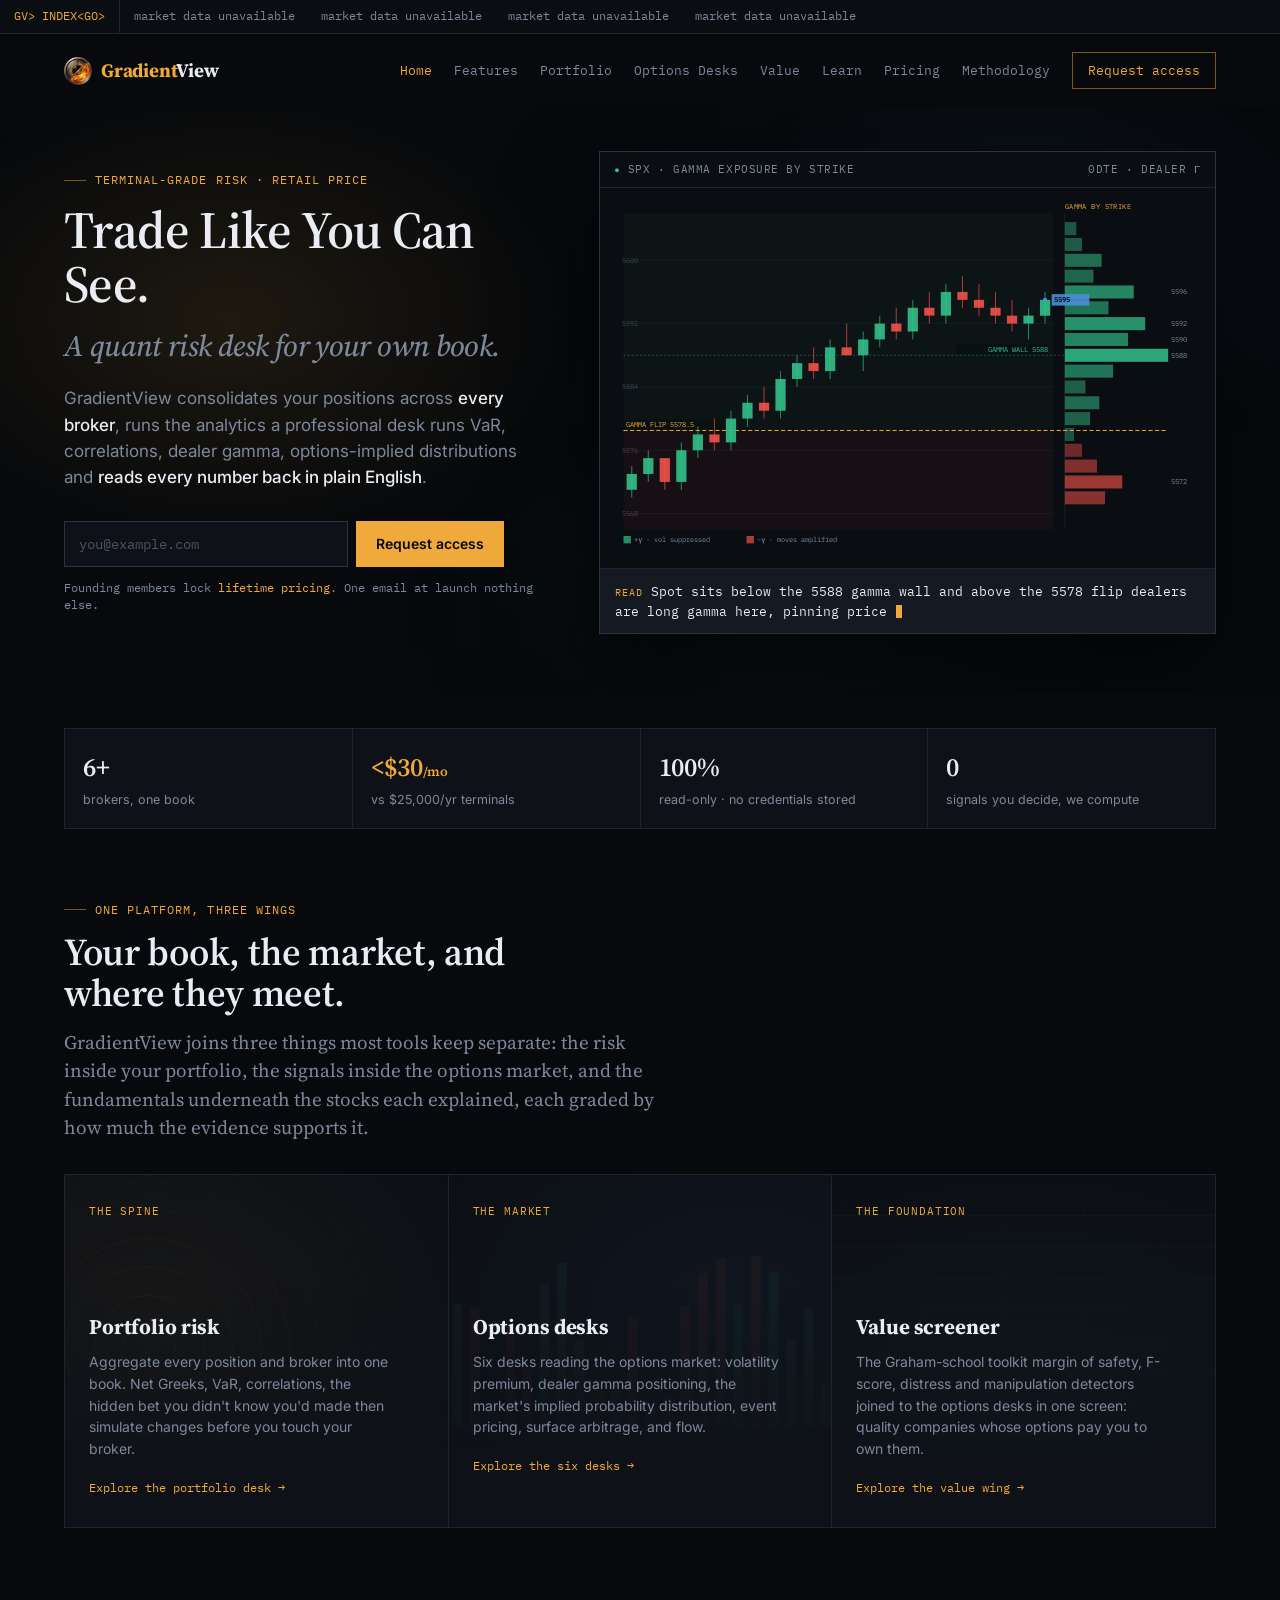
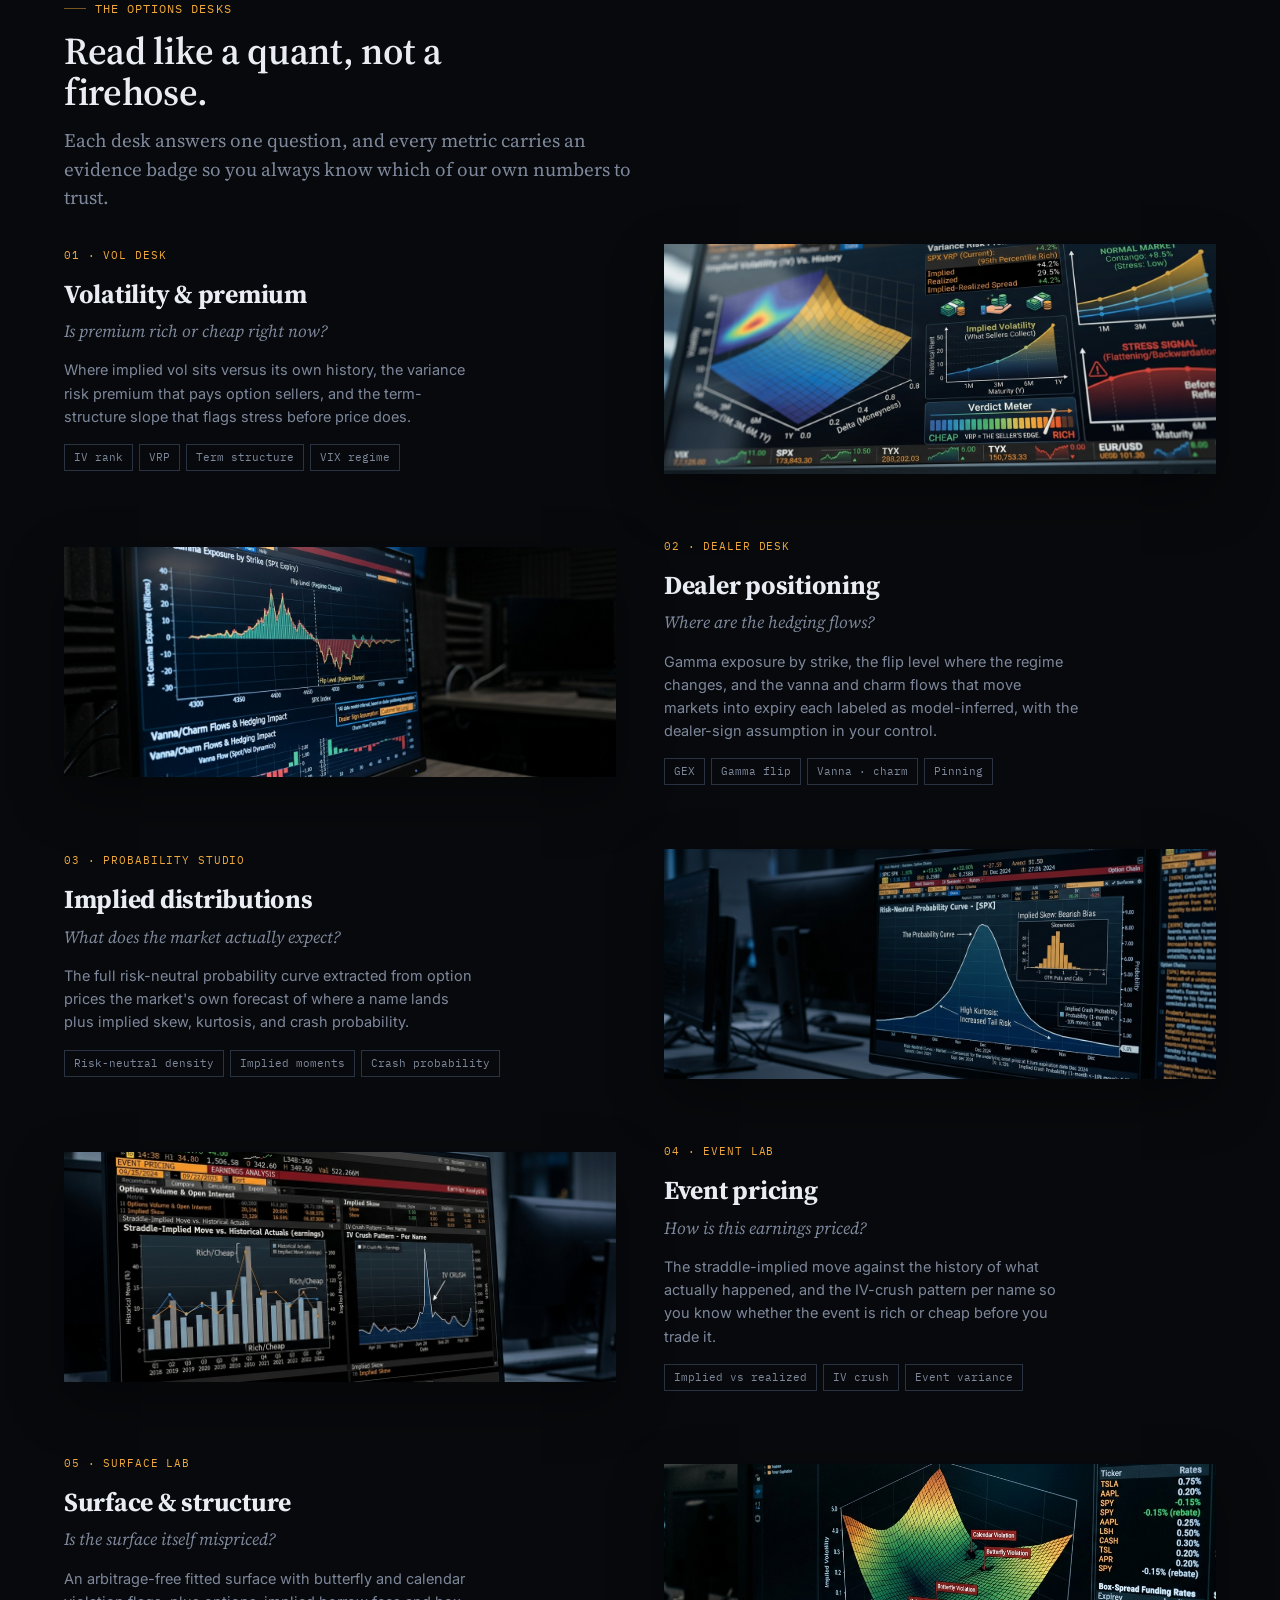
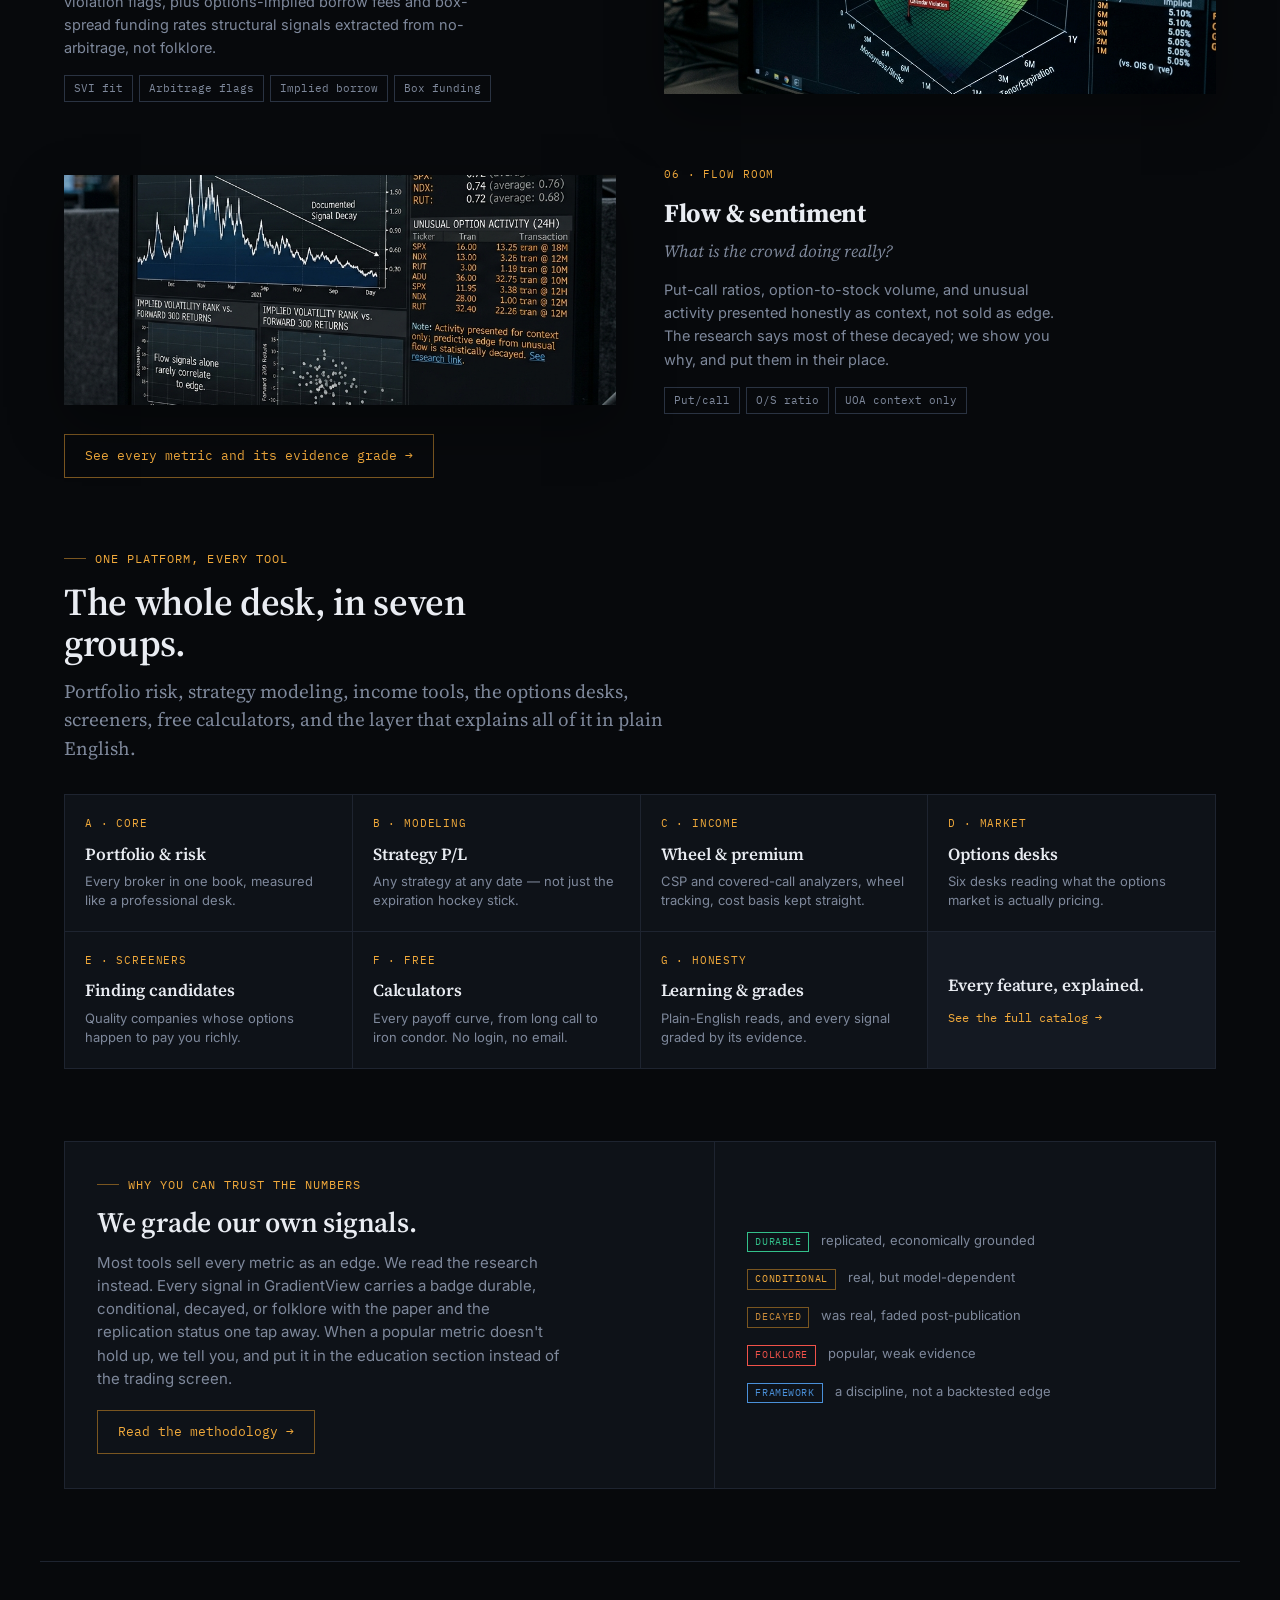
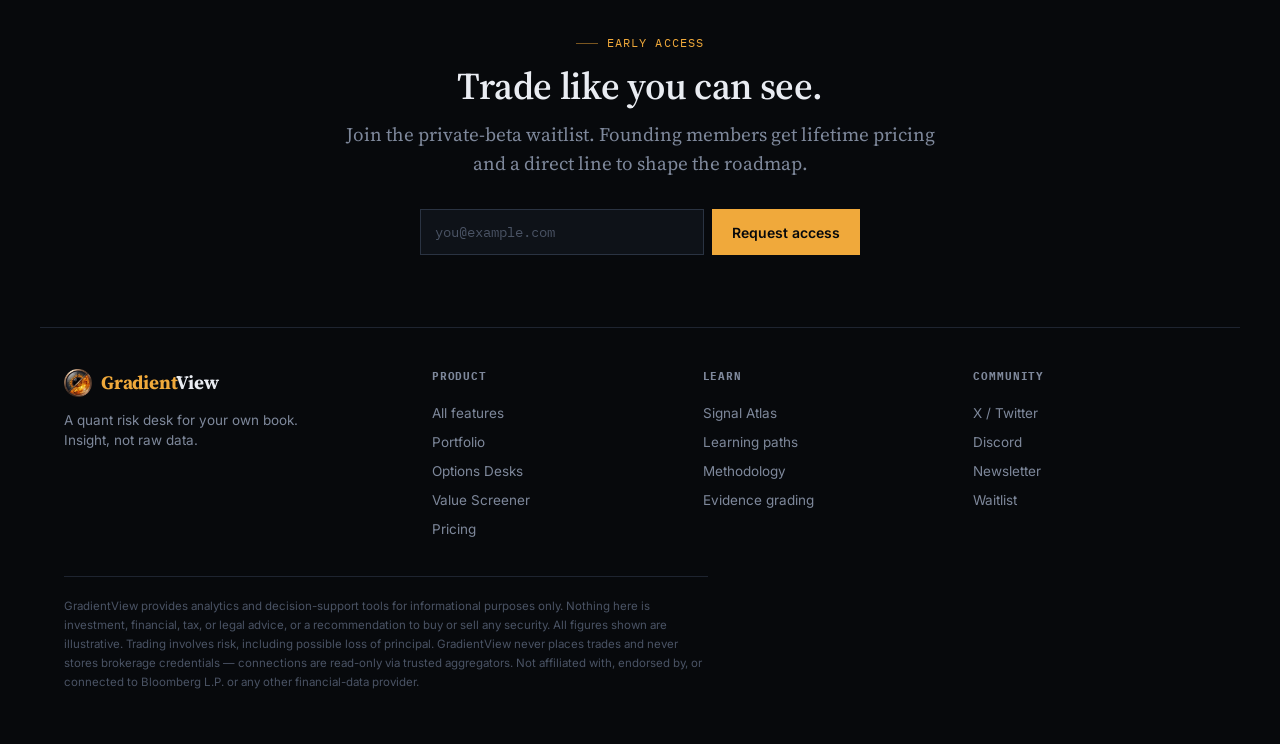
<file: index.html>
<!DOCTYPE html>
<html lang="en">
<head>
<meta charset="UTF-8">
<meta name="viewport" content="width=device-width, initial-scale=1.0">
<title>GradientView Trade like you can see</title>
<meta name="description" content="Terminal-grade portfolio and options analytics for retail traders. Aggregate every broker, measure risk like a professional desk, and read every number in plain language.">
<link rel="icon" type="image/png" href="gv-logo-eye.png">
<link rel="apple-touch-icon" href="gv-logo-eye.png">
<meta property="og:type" content="website">
<meta property="og:url" content="https://gradientview.com/">
<meta property="og:title" content="GradientView — Trade like you can see">
<meta property="og:description" content="Terminal-grade portfolio and options analytics for retail traders. Aggregate every broker, measure risk like a professional desk, and read every number in plain language.">
<meta property="og:image" content="https://gradientview.com/social-card.jpg">
<meta property="og:image:width" content="1200">
<meta property="og:image:height" content="654">
<meta name="twitter:card" content="summary_large_image">
<meta name="twitter:title" content="GradientView — Trade like you can see">
<meta name="twitter:description" content="Terminal-grade portfolio and options analytics for retail traders. Aggregate every broker, measure risk like a professional desk, and read every number in plain language.">
<meta name="twitter:image" content="https://gradientview.com/social-card.jpg">
<link rel="stylesheet" href="theme.css">
<style>
  .hero{max-width:100%;padding:44px 0 60px;position:relative;overflow:hidden}
  .hero::before{content:"";position:absolute;inset:-1px 0 auto 0;width:100%;height:120%;
    background:var(--hero-grad);
    z-index:0;pointer-events:none;
    -webkit-mask-image:linear-gradient(to bottom,#000 55%,transparent 100%);mask-image:linear-gradient(to bottom,#000 55%,transparent 100%)}
  .hero-inner{max-width:var(--maxw);margin:0 auto;padding:0 24px;position:relative;z-index:1}
  .hero-top{display:grid;grid-template-columns:1.02fr 1.28fr;gap:44px;align-items:center}
  .sub{color:var(--muted);font-size:17px;max-width:44ch;margin-bottom:30px}
  .sub strong{color:var(--text);font-weight:500}

  .workstation{background:var(--panel-3);border:1px solid var(--line-2);box-shadow:0 30px 80px rgba(0,0,0,.6)}
  .ws-head{display:flex;justify-content:space-between;align-items:center;padding:9px 14px;font-family:var(--mono);font-size:11px;letter-spacing:.05em;color:var(--muted);text-transform:uppercase;border-bottom:1px solid var(--line)}
  .ws-head .dot{color:var(--up);font-size:9px}
  .ws-body{padding:10px 12px}
  .gex-wrap{position:relative}
  .interp{background:var(--panel-2);border-top:1px solid var(--line);padding:12px 15px;font-family:var(--mono);font-size:12.5px;line-height:1.6;color:var(--text)}
  .interp .tagi{color:var(--amber);font-size:10px;letter-spacing:.09em;text-transform:uppercase;margin-right:8px}
  .caret{display:inline-block;width:6px;height:13px;background:var(--amber);vertical-align:-2px;margin-left:1px;animation:blink 1s steps(1) infinite}
  @keyframes blink{50%{opacity:0}}
  @media (prefers-reduced-motion: reduce){.caret{animation:none}}

  .statstrip{max-width:var(--maxw);margin:34px auto 0;padding:0 24px}
  .statstrip-grid{display:grid;grid-template-columns:repeat(4,1fr);gap:1px;background:var(--line);border:1px solid var(--line)}
  .stat{background:var(--panel);padding:18px}
  .stat .sv{font-family:var(--serif);font-size:26px;font-weight:600;letter-spacing:-.01em}
  .stat .sk{font-size:12.5px;color:var(--muted);margin-top:3px}

  /* wings overview  with background art */
  .wings{display:grid;grid-template-columns:repeat(3,1fr);gap:1px;background:var(--line);border:1px solid var(--line)}
  .wing{position:relative;background:var(--panel);padding:28px 24px;overflow:hidden}
  .wing::before{content:"";position:absolute;inset:0;background-size:cover;background-position:center;opacity:.5;z-index:0;transition:opacity .2s}
  .wing.spine::before{background-image:url("[data-uri]")}
  .wing.market::before{background-image:url("[data-uri]")}
  .wing.foundation::before{background-image:url("[data-uri]")}
  [data-theme="light"] .wing::before{opacity:.16}
  .wing::after{content:"";position:absolute;inset:0;background:linear-gradient(180deg,transparent 30%,var(--panel) 88%);z-index:0}
  .wing:hover::before{opacity:.75}
  .wing>*{position:relative;z-index:1}
  .wing .wk{font-family:var(--mono);font-size:10.5px;letter-spacing:.08em;text-transform:uppercase;color:var(--amber-text);margin-bottom:92px}
  .wing h3{font-family:var(--serif);font-weight:700;font-size:21px;letter-spacing:-.006em;margin-bottom:8px}
  .wing p{font-size:14px;color:var(--muted);margin-bottom:14px;max-width:34ch}
  .wing .go{font-family:var(--mono);font-size:12px;color:var(--amber-text)}

  /* six desks borderless, seamless, floating like editorial rows */
  .deskrows{display:flex;flex-direction:column;gap:64px}
  .deskrow{display:grid;grid-template-columns:1fr 1fr;gap:48px;align-items:center}
  .deskrow .drtext{display:flex;flex-direction:column;justify-content:center}
  .deskrow .drviz{position:relative;min-height:230px;background-color:var(--panel-3);background-size:cover;background-position:center;box-shadow:0 20px 50px rgba(0,0,0,.35)}
  [data-theme="light"] .deskrow .drviz{box-shadow:0 16px 40px rgba(20,20,20,.10)}
  .deskrow:nth-child(even) .drtext{order:2}
  .deskrow:nth-child(even) .drviz{order:1}
  .drnum{font-family:var(--mono);font-size:11px;color:var(--amber);letter-spacing:.08em;margin-bottom:10px}
  .deskrow h3{font-family:var(--serif);font-weight:700;font-size:26px;letter-spacing:-.01em;margin-bottom:4px}
  .deskrow .drq{font-family:var(--serif);font-style:italic;font-size:17px;color:var(--muted);margin-bottom:14px}
  .deskrow p{font-size:14.5px;color:var(--muted);max-width:46ch;margin-bottom:16px;line-height:1.6}
  .deskrow .drmetrics{display:flex;flex-wrap:wrap;gap:6px}
  .deskrow .drm{font-family:var(--mono);font-size:11px;color:var(--muted);border:1px solid var(--line-2);padding:4px 9px}
  .drviz.vol{background-image:url("desk 1.png")}  
  .drviz.dealer{background-image:url("desk 2.png")}
  .drviz.prob{background-image:url("desk 3.png")}
  .drviz.event{background-image:url("desk 4.png")}
  .drviz.surface{background-image:url("desk 5.png")}
  .drviz.flow{background-image:url("desk 6.png")}
  [data-theme="light"] .drviz{filter:saturate(.7) brightness(1.04)}

  /* features teaser tiles */
  .ftiles{grid-template-columns:repeat(4,1fr)}
  .ftile{display:block;padding:20px;transition:background .15s}
  .ftile:hover{background:var(--panel-2)}
  .ftile .fk{font-family:var(--mono);font-size:10.5px;letter-spacing:.08em;text-transform:uppercase;color:var(--amber-text);margin-bottom:9px}
  .ftile h3{font-family:var(--serif);font-weight:600;font-size:17px;letter-spacing:-.005em;margin-bottom:5px}
  .ftile p{font-size:13px;color:var(--muted);line-height:1.5}
  .ftile.all{background:var(--panel-2);display:flex;flex-direction:column;justify-content:center}
  .ftile.all .go{font-family:var(--mono);font-size:12px;color:var(--amber-text);margin-top:6px}
  @media(max-width:900px){.hero-top{grid-template-columns:1fr;gap:30px}.wings{grid-template-columns:1fr}.statstrip-grid{grid-template-columns:1fr 1fr}.ftiles{grid-template-columns:1fr 1fr}
    .wing .wk{margin-bottom:48px}
    .deskrow{grid-template-columns:1fr;gap:24px}
    .deskrow .drviz,.deskrow:nth-child(even) .drviz{order:2;min-height:180px}
    .deskrow .drtext,.deskrow:nth-child(even) .drtext{order:1}
    .deskrows{gap:44px}
    .deskrow .drtext,.deskrow:nth-child(even) .drtext{order:1;border-left:none}}
  @media(max-width:560px){.statstrip-grid{grid-template-columns:1fr}.ftiles{grid-template-columns:1fr}}
</style>
</head>
<body data-theme="dark">
<script>try{var _t=localStorage.getItem('gv-theme');if(_t){document.body.setAttribute('data-theme',_t);window.__gvTheme=_t;}}catch(e){}</script>

<header class="hero">
  <div class="hero-inner">
    <div class="hero-top">
      <div>
        <div class="eyebrow">Terminal-grade risk · retail price</div>
        <h1 class="h1">Trade Like You Can See. <br><span class="fade" style="font-size: 30px;">A quant risk desk for your own book.</span></h1>
        <p class="sub">GradientView consolidates your positions across <strong>every broker</strong>, runs the analytics a professional desk runs VaR, correlations, dealer gamma, options-implied distributions and <strong>reads every number back in plain English</strong>.</p>
        <form class="waitlist" data-endpoint="https://formspree.io/f/mwleblnv" data-success="ok-hero">
          <input type="email" required placeholder="you@example.com" aria-label="Email address">
          <button type="submit">Request access</button>
        </form>
        <div class="form-success" id="ok-hero">&gt; access requested. one email when the desk opens. ↗</div>
        <p class="form-note">Founding members lock <span class="amber">lifetime pricing</span>. One email at launch nothing else.</p>
      </div>
      <div class="workstation" role="img" aria-label="Example gamma exposure chart with plain-language interpretation">
        <div class="ws-head"><span><span class="dot">●</span> SPX · GAMMA EXPOSURE BY STRIKE</span><span>0DTE · DEALER γ</span></div>
        <div class="ws-body"><div class="gex-wrap" id="gexchart"></div></div>
        <div class="interp"><span class="tagi">READ</span><span id="typer"></span><span class="caret" id="caret"></span></div>
      </div>
    </div>
  </div>
</header>

<div class="statstrip">
  <div class="statstrip-grid">
    <div class="stat"><div class="sv">6+</div><div class="sk">brokers, one book</div></div>
    <div class="stat"><div class="sv amber">&lt;$30<span style="font-size:13px">/mo</span></div><div class="sk">vs $25,000/yr terminals</div></div>
    <div class="stat"><div class="sv">100%</div><div class="sk">read-only · no credentials stored</div></div>
    <div class="stat"><div class="sv">0</div><div class="sk">signals you decide, we compute</div></div>
  </div>
</div>

<!-- three wings -->
<section class="section">
  <div class="eyebrow">One platform, three wings</div>
  <h2 class="h2">Your book, the market, and where they meet.</h2>
  <p class="lead">GradientView joins three things most tools keep separate: the risk inside your portfolio, the signals inside the options market, and the fundamentals underneath the stocks each explained, each graded by how much the evidence supports it.</p>
  <div class="wings">
    <a class="wing spine" href="portfolio.html">
      <div class="wk">The spine</div>
      <h3>Portfolio risk</h3>
      <p>Aggregate every position and broker into one book. Net Greeks, VaR, correlations, the hidden bet you didn't know you'd made then simulate changes before you touch your broker.</p>
      <span class="go">Explore the portfolio desk →</span>
    </a>
    <a class="wing market" href="desks.html">
      <div class="wk">The market</div>
      <h3>Options desks</h3>
      <p>Six desks reading the options market: volatility premium, dealer gamma positioning, the market's implied probability distribution, event pricing, surface arbitrage, and flow.</p>
      <span class="go">Explore the six desks →</span>
    </a>
    <a class="wing foundation" href="value.html">
      <div class="wk">The foundation</div>
      <h3>Value screener</h3>
      <p>The Graham-school toolkit margin of safety, F-score, distress and manipulation detectors joined to the options desks in one screen: quality companies whose options pay you to own them.</p>
      <span class="go">Explore the value wing →</span>
    </a>
  </div>
</section>

<!-- desks alternating rows -->
<section class="section" style="padding-top:0">
  <div class="eyebrow">The options desks</div>
  <h2 class="h2">Read like a quant, not a firehose.</h2>
  <p class="lead">Each desk answers one question, and every metric carries an evidence badge so you always know which of our own numbers to trust.</p>
  <div class="deskrows">
    <div class="deskrow">
      <div class="drtext">
        <div class="drnum">01 · VOL DESK</div>
        <h3>Volatility &amp; premium</h3>
        <div class="drq">Is premium rich or cheap right now?</div>
        <p>Where implied vol sits versus its own history, the variance risk premium that pays option sellers, and the term-structure slope that flags stress before price does.</p>
        <div class="drmetrics"><span class="drm">IV rank</span><span class="drm">VRP</span><span class="drm">Term structure</span><span class="drm">VIX regime</span></div>
      </div>
      <div class="drviz vol"></div>
    </div>
    <div class="deskrow">
      <div class="drtext">
        <div class="drnum">02 · DEALER DESK</div>
        <h3>Dealer positioning</h3>
        <div class="drq">Where are the hedging flows?</div>
        <p>Gamma exposure by strike, the flip level where the regime changes, and the vanna and charm flows that move markets into expiry each labeled as model-inferred, with the dealer-sign assumption in your control.</p>
        <div class="drmetrics"><span class="drm">GEX</span><span class="drm">Gamma flip</span><span class="drm">Vanna · charm</span><span class="drm">Pinning</span></div>
      </div>
      <div class="drviz dealer"></div>
    </div>
    <div class="deskrow">
      <div class="drtext">
        <div class="drnum">03 · PROBABILITY STUDIO</div>
        <h3>Implied distributions</h3>
        <div class="drq">What does the market actually expect?</div>
        <p>The full risk-neutral probability curve extracted from option prices the market's own forecast of where a name lands plus implied skew, kurtosis, and crash probability.</p>
        <div class="drmetrics"><span class="drm">Risk-neutral density</span><span class="drm">Implied moments</span><span class="drm">Crash probability</span></div>
      </div>
      <div class="drviz prob"></div>
    </div>
    <div class="deskrow">
      <div class="drtext">
        <div class="drnum">04 · EVENT LAB</div>
        <h3>Event pricing</h3>
        <div class="drq">How is this earnings priced?</div>
        <p>The straddle-implied move against the history of what actually happened, and the IV-crush pattern per name so you know whether the event is rich or cheap before you trade it.</p>
        <div class="drmetrics"><span class="drm">Implied vs realized</span><span class="drm">IV crush</span><span class="drm">Event variance</span></div>
      </div>
      <div class="drviz event"></div>
    </div>
    <div class="deskrow">
      <div class="drtext">
        <div class="drnum">05 · SURFACE LAB</div>
        <h3>Surface &amp; structure</h3>
        <div class="drq">Is the surface itself mispriced?</div>
        <p>An arbitrage-free fitted surface with butterfly and calendar violation flags, plus options-implied borrow fees and box-spread funding rates structural signals extracted from no-arbitrage, not folklore.</p>
        <div class="drmetrics"><span class="drm">SVI fit</span><span class="drm">Arbitrage flags</span><span class="drm">Implied borrow</span><span class="drm">Box funding</span></div>
      </div>
      <div class="drviz surface"></div>
    </div>
    <div class="deskrow">
      <div class="drtext">
        <div class="drnum">06 · FLOW ROOM</div>
        <h3>Flow &amp; sentiment</h3>
        <div class="drq">What is the crowd doing really?</div>
        <p>Put-call ratios, option-to-stock volume, and unusual activity presented honestly as context, not sold as edge. The research says most of these decayed; we show you why, and put them in their place.</p>
        <div class="drmetrics"><span class="drm">Put/call</span><span class="drm">O/S ratio</span><span class="drm">UOA context only</span></div>
      </div>
      <div class="drviz flow"></div>
    </div>
  </div>
  <p style="margin-top:20px"><a class="btn-ghost" href="desks.html">See every metric and its evidence grade →</a></p>
</section>

<!-- features teaser -->
<section class="section" style="padding-top:0">
  <div class="eyebrow">One platform, every tool</div>
  <h2 class="h2">The whole desk, in seven groups.</h2>
  <p class="lead">Portfolio risk, strategy modeling, income tools, the options desks, screeners, free calculators, and the layer that explains all of it in plain English.</p>
  <div class="grid-lines ftiles">
    <a class="cell ftile" href="features.html#portfolio">
      <div class="fk">A · Core</div><h3>Portfolio &amp; risk</h3>
      <p>Every broker in one book, measured like a professional desk.</p>
    </a>
    <a class="cell ftile" href="features.html#modeling">
      <div class="fk">B · Modeling</div><h3>Strategy P/L</h3>
      <p>Any strategy at any date — not just the expiration hockey stick.</p>
    </a>
    <a class="cell ftile" href="features.html#income">
      <div class="fk">C · Income</div><h3>Wheel &amp; premium</h3>
      <p>CSP and covered-call analyzers, wheel tracking, cost basis kept straight.</p>
    </a>
    <a class="cell ftile" href="features.html#desks">
      <div class="fk">D · Market</div><h3>Options desks</h3>
      <p>Six desks reading what the options market is actually pricing.</p>
    </a>
    <a class="cell ftile" href="features.html#screeners">
      <div class="fk">E · Screeners</div><h3>Finding candidates</h3>
      <p>Quality companies whose options happen to pay you richly.</p>
    </a>
    <a class="cell ftile" href="features.html#calculators">
      <div class="fk">F · Free</div><h3>Calculators</h3>
      <p>Every payoff curve, from long call to iron condor. No login, no email.</p>
    </a>
    <a class="cell ftile" href="features.html#learn">
      <div class="fk">G · Honesty</div><h3>Learning &amp; grades</h3>
      <p>Plain-English reads, and every signal graded by its evidence.</p>
    </a>
    <a class="cell ftile all" href="features.html">
      <h3>Every feature, explained.</h3>
      <span class="go">See the full catalog →</span>
    </a>
  </div>
</section>

<!-- methodology teaser -->
<section class="section" style="padding-top:0">
  <div class="grid-lines" style="grid-template-columns:1.3fr 1fr">
    <div class="cell" style="padding:34px 32px">
      <div class="eyebrow">Why you can trust the numbers</div>
      <h2 class="h2" style="font-size:clamp(22px,2.6vw,28px)">We grade our own signals.</h2>
      <p style="color:var(--muted);font-size:15px;max-width:52ch">Most tools sell every metric as an edge. We read the research instead. Every signal in GradientView carries a badge durable, conditional, decayed, or folklore with the paper and the replication status one tap away. When a popular metric doesn't hold up, we tell you, and put it in the education section instead of the trading screen.</p>
      <p style="margin-top:20px"><a class="btn-ghost" href="methodology.html">Read the methodology →</a></p>
    </div>
    <div class="cell stack-sm" style="padding:34px 32px;justify-content:center;gap:12px">
      <div><span class="badge durable">Durable</span> <span class="muted" style="font-size:13px;margin-left:8px">replicated, economically grounded</span></div>
      <div><span class="badge conditional">Conditional</span> <span class="muted" style="font-size:13px;margin-left:8px">real, but model-dependent</span></div>
      <div><span class="badge decayed">Decayed</span> <span class="muted" style="font-size:13px;margin-left:8px">was real, faded post-publication</span></div>
      <div><span class="badge folklore">Folklore</span> <span class="muted" style="font-size:13px;margin-left:8px">popular, weak evidence</span></div>
      <div><span class="badge framework">Framework</span> <span class="muted" style="font-size:13px;margin-left:8px">a discipline, not a backtested edge</span></div>
    </div>
  </div>
</section>

<!-- final cta -->
<section class="section center" id="join" style="border-top:1px solid var(--line)">
  <div class="eyebrow center">Early access</div>
  <h2 class="h2 center">Trade like you can see.</h2>
  <p class="lead center">Join the private-beta waitlist. Founding members get lifetime pricing and a direct line to shape the roadmap.</p>
  <form class="waitlist center" data-endpoint="https://formspree.io/f/mwleblnv" data-success="ok-final">
    <input type="email" required placeholder="you@example.com" aria-label="Email address">
    <button type="submit">Request access</button>
  </form>
  <div class="form-success" id="ok-final" style="margin:12px auto 0">&gt; access requested. one email when the desk opens. ↗</div>
</section>

<script src="gex-component.js"></script>
<script src="shared.js"></script>
<script>
  buildGexChart('gexchart');
  var msg="Spot sits below the 5588 gamma wall and above the 5578 flip dealers are long gamma here, pinning price and muting moves. Lose the flip and the tape gets violent. Your book is short vol into it.";
  var el=document.getElementById('typer'),caret=document.getElementById('caret');
  var reduced=window.matchMedia('(prefers-reduced-motion: reduce)').matches;
  if(reduced){el.textContent=msg;caret.style.display='none';}
  else{var i=0;(function ty(){if(i<=msg.length){el.textContent=msg.slice(0,i++);setTimeout(ty,22);}else{caret.style.display='none';}})();}
</script>
</body>
</html>
</file>
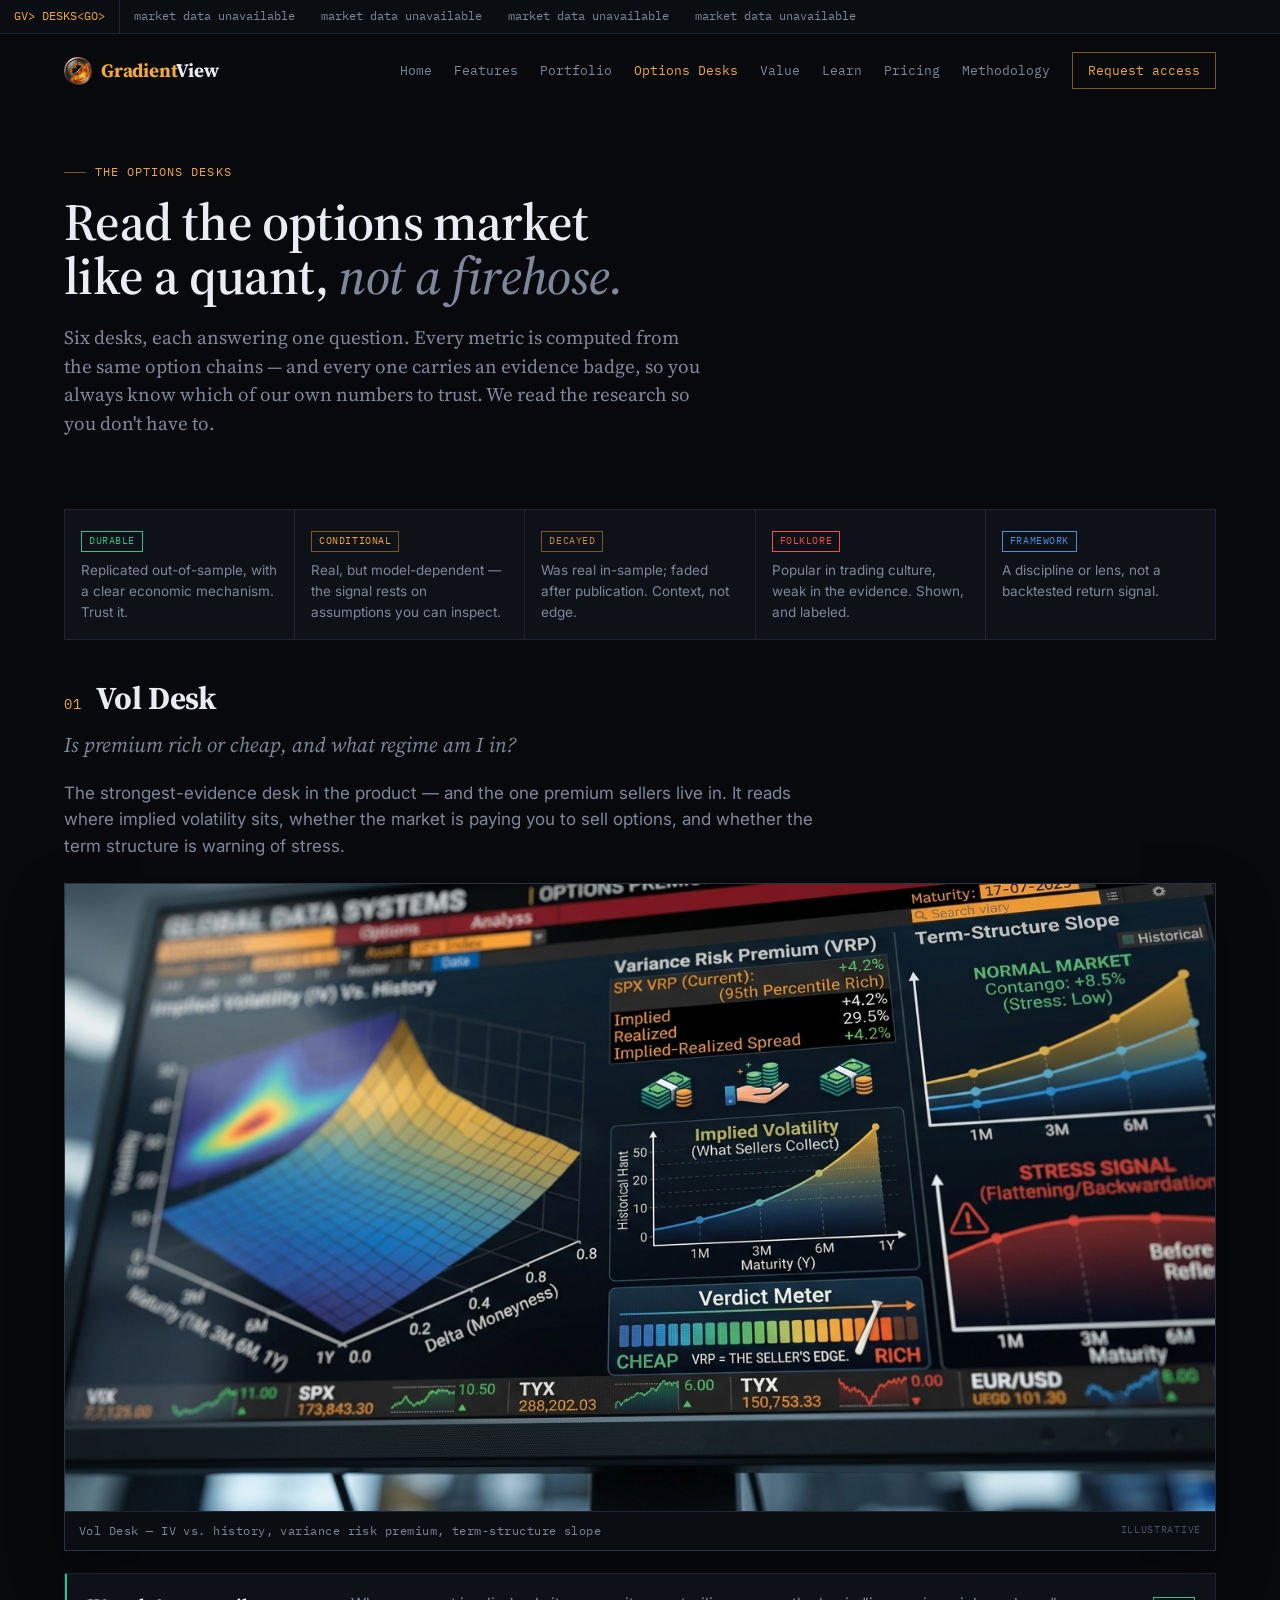
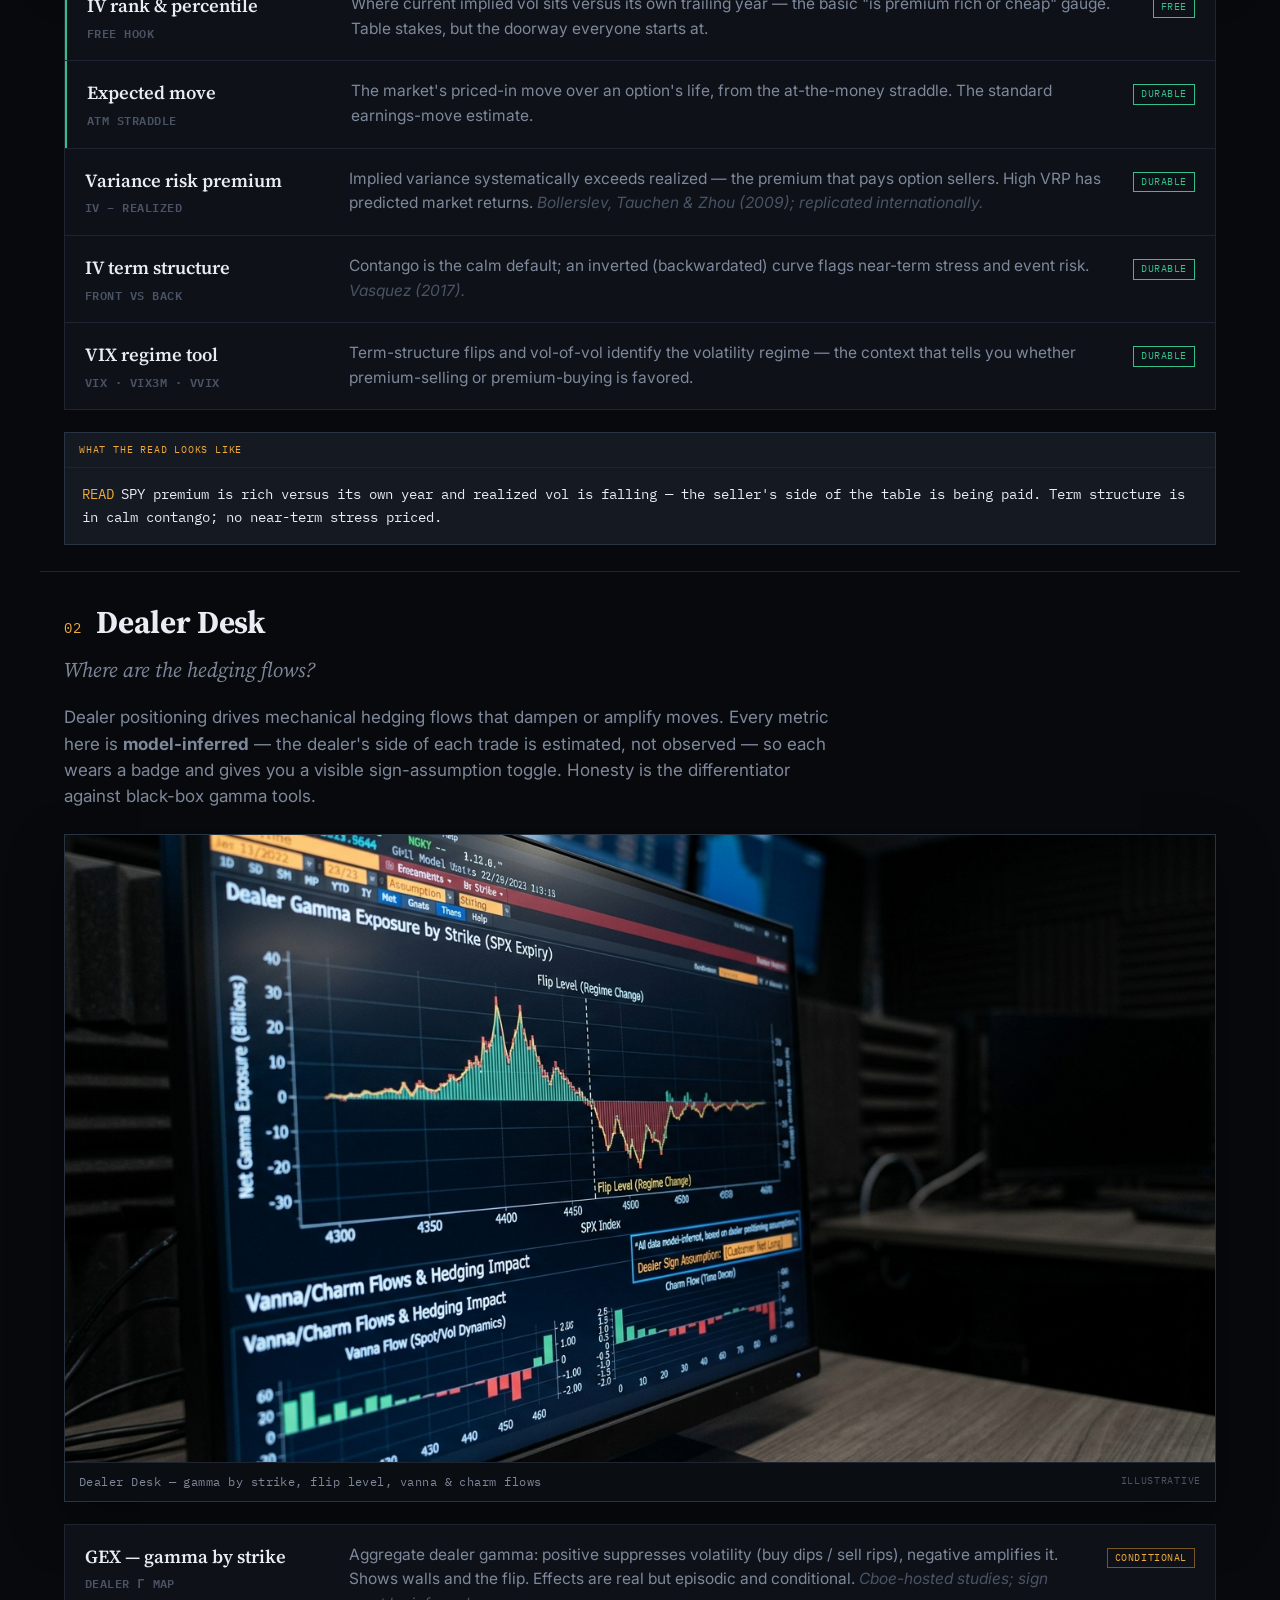
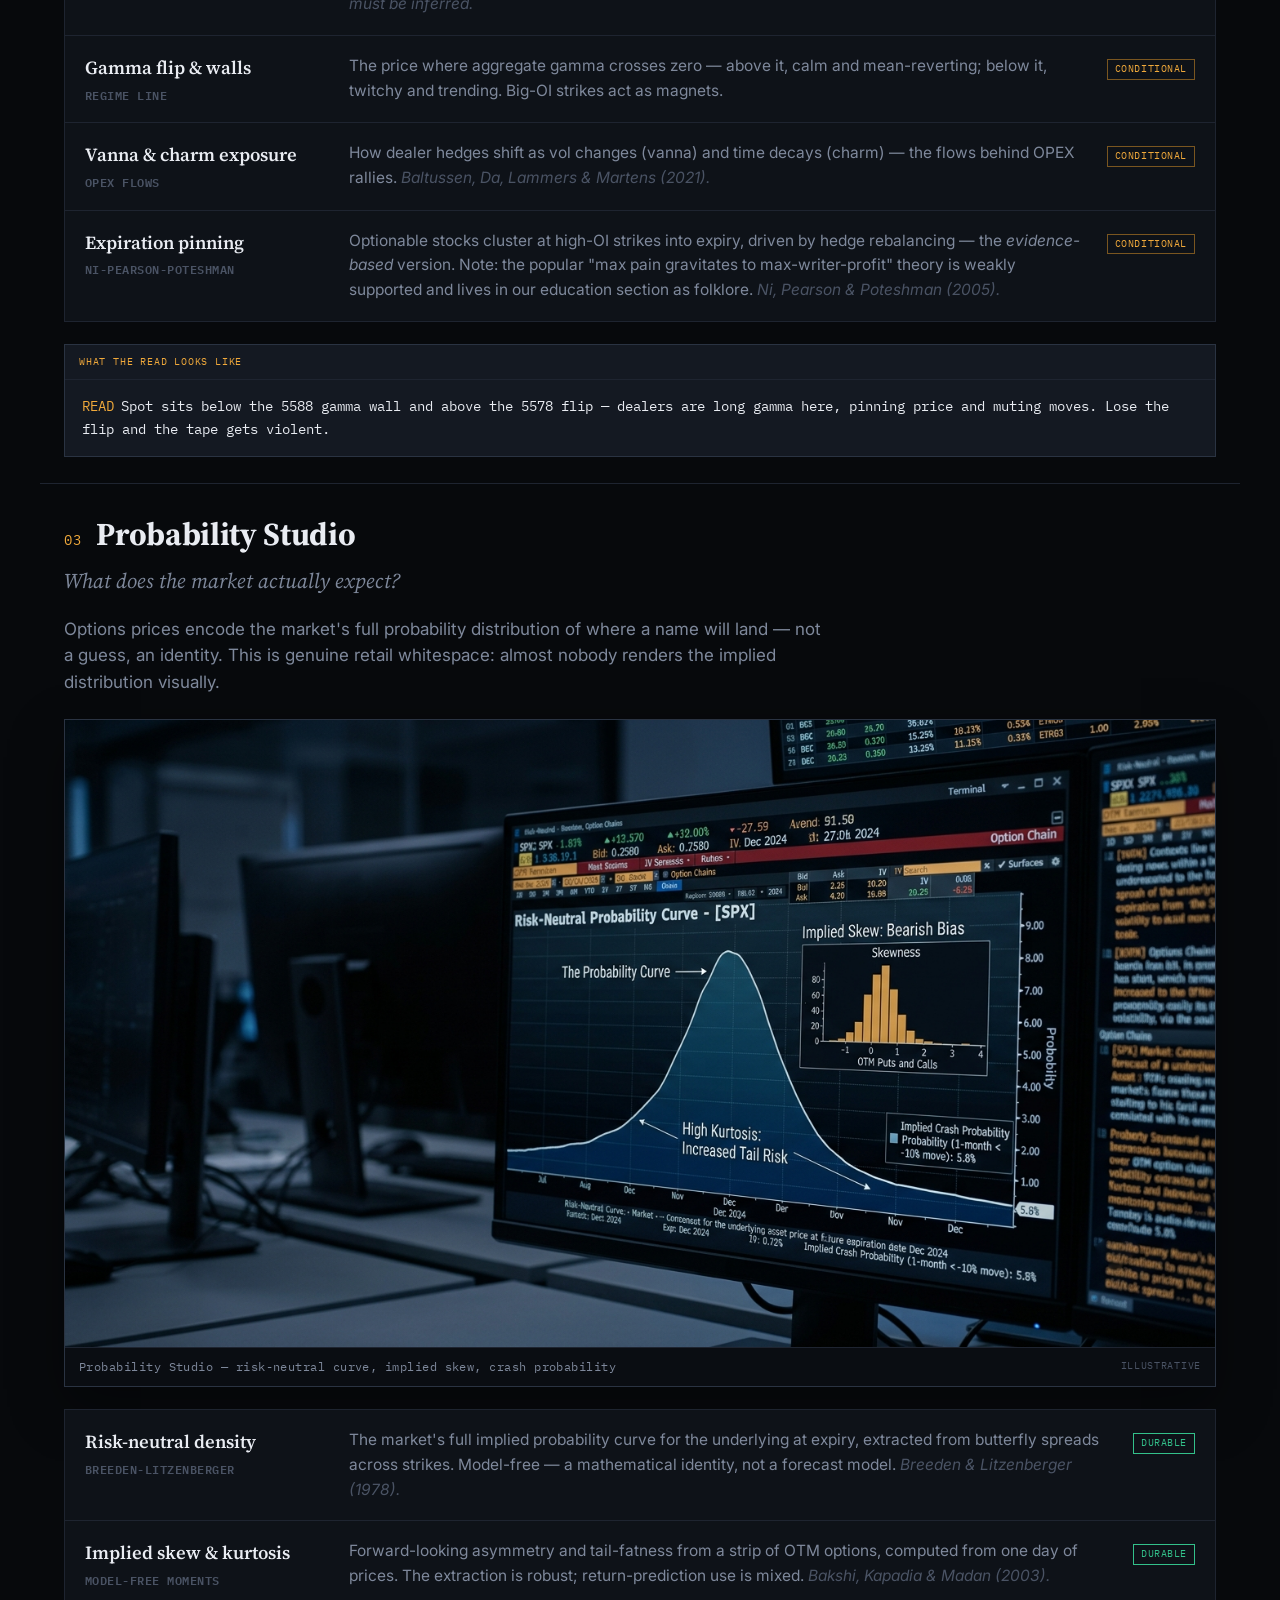
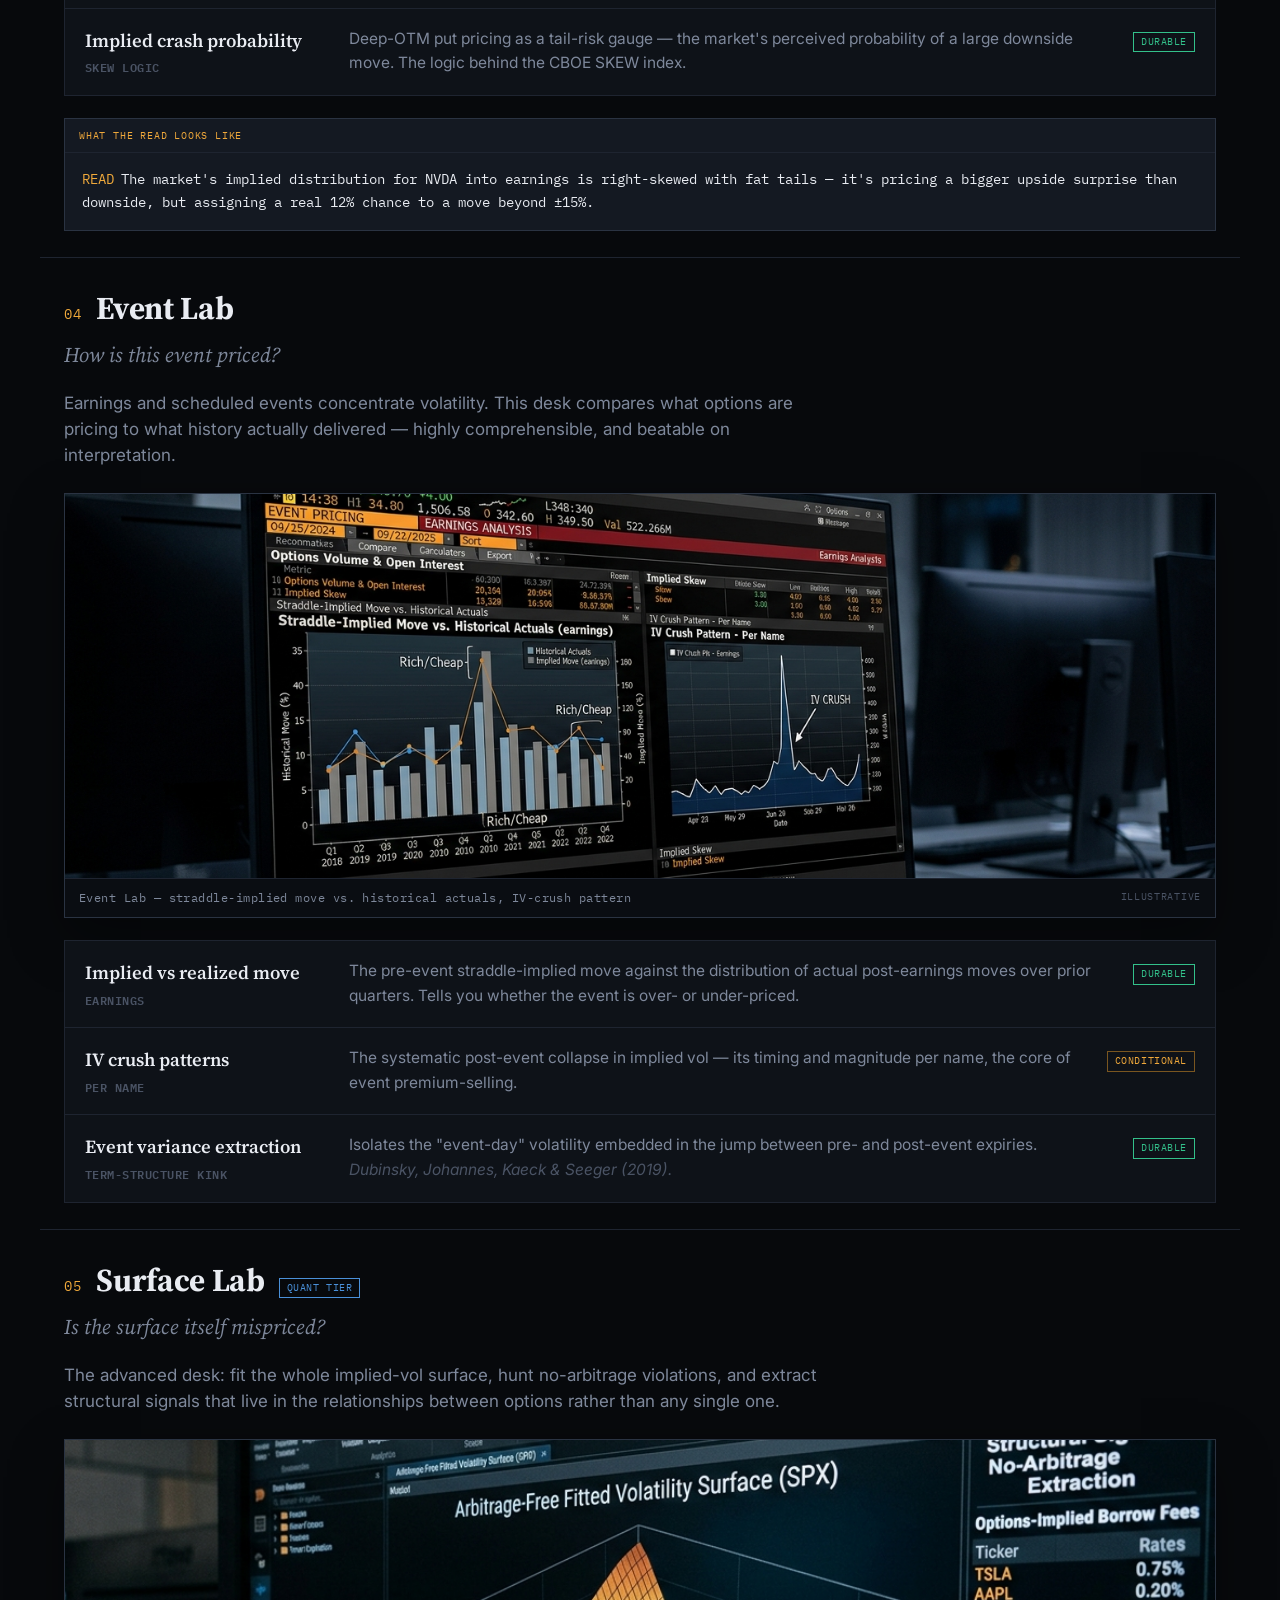
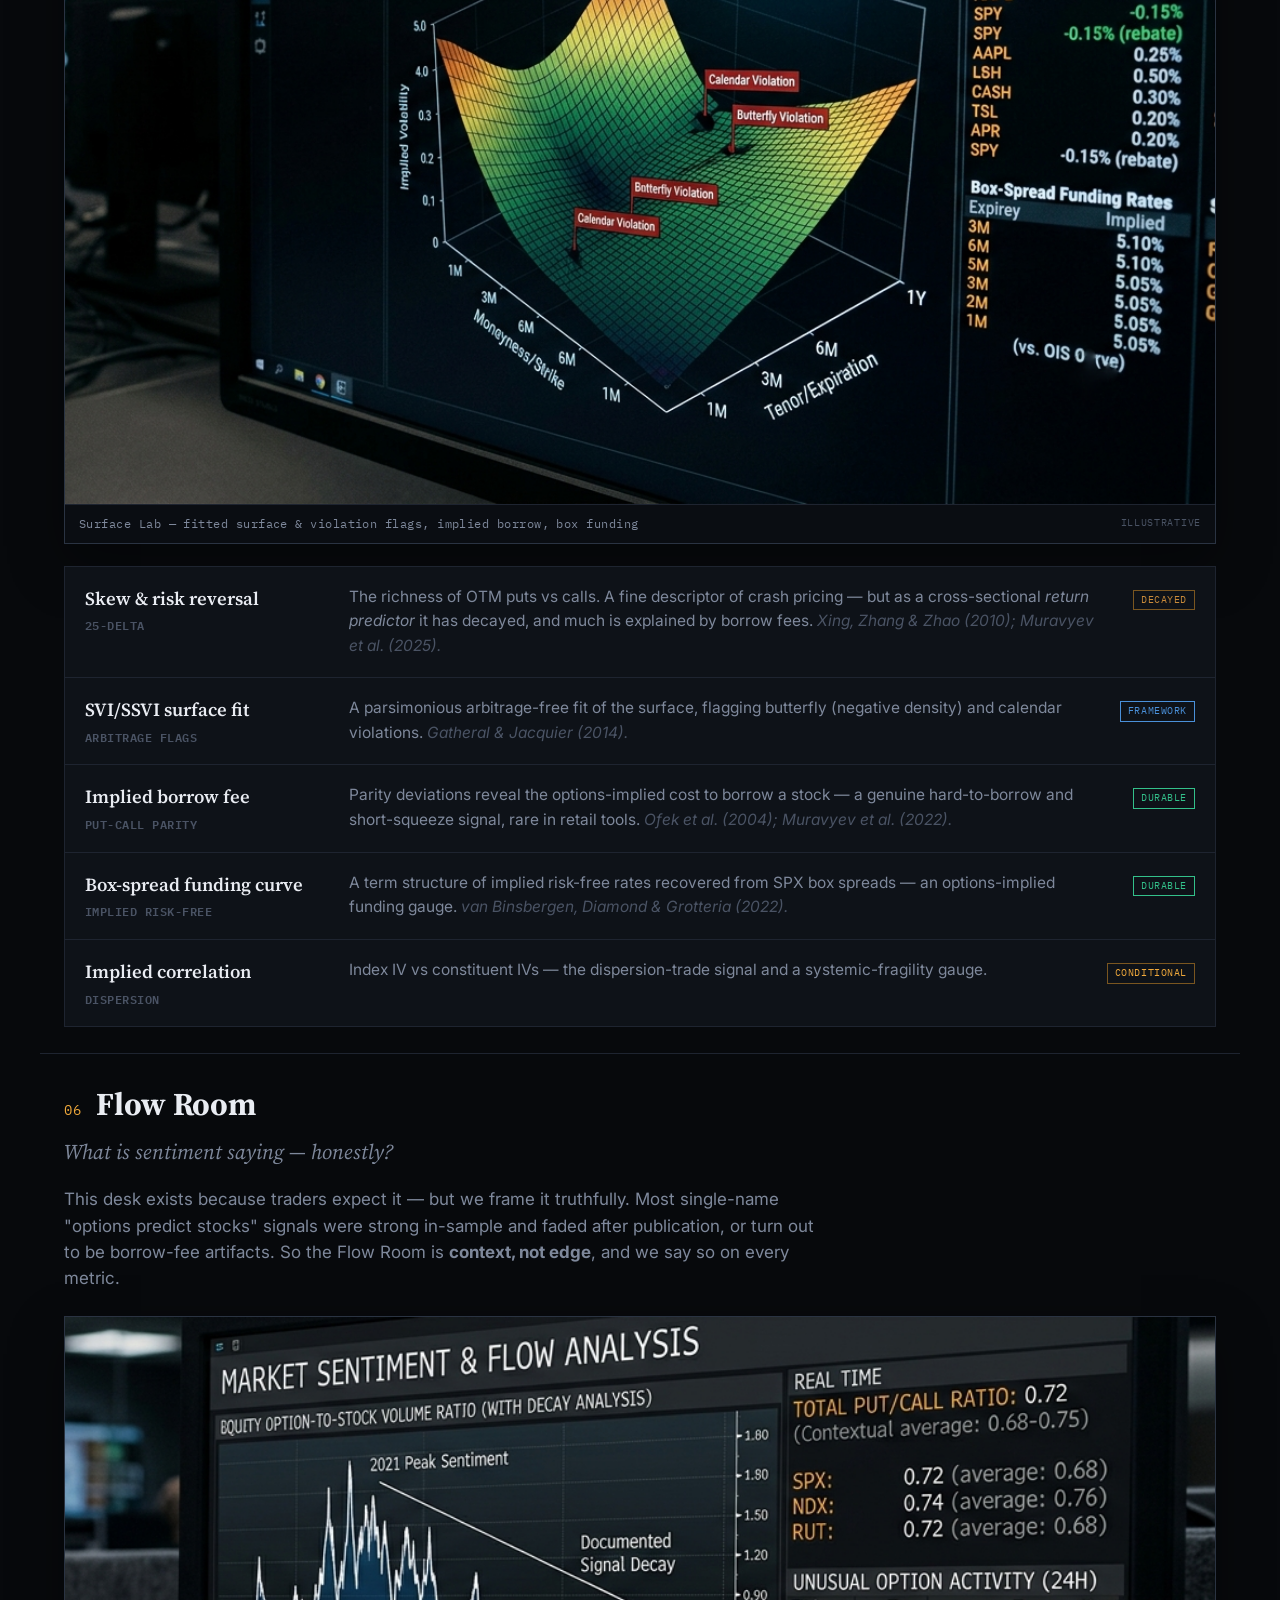
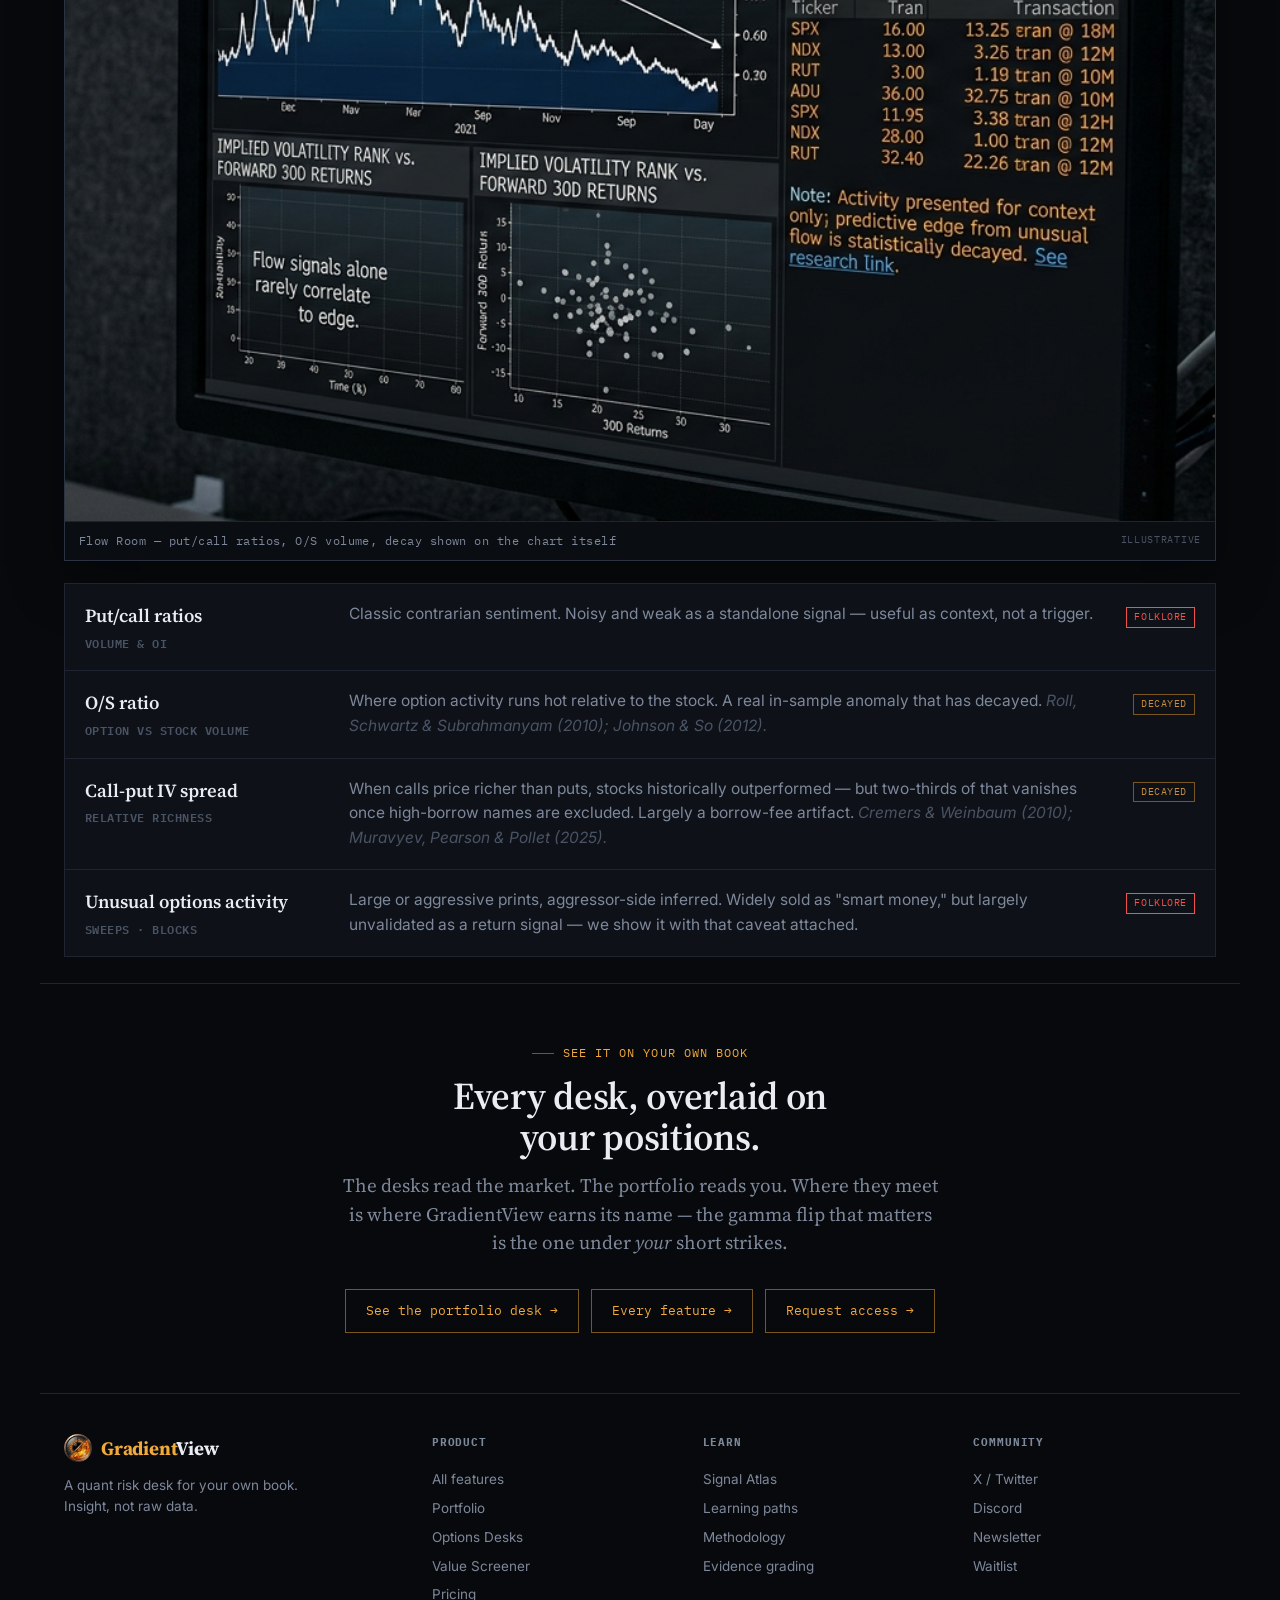
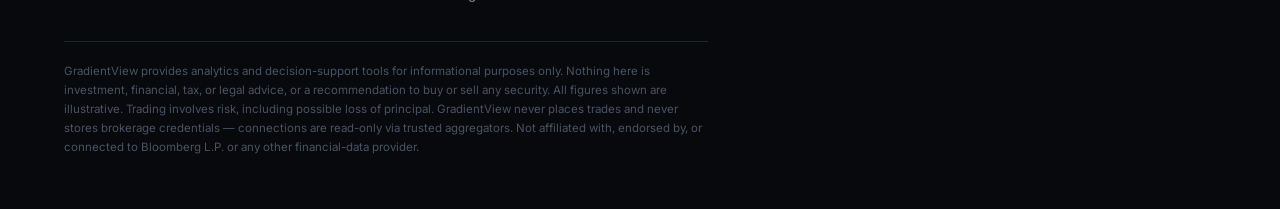
<file: desks.html>
<!DOCTYPE html>
<html lang="en">
<head>
<meta charset="UTF-8">
<meta name="viewport" content="width=device-width, initial-scale=1.0">
<title>Options Desks — GradientView</title>
<meta name="description" content="Six desks that read the options market: volatility premium, dealer gamma positioning, implied distributions, event pricing, surface arbitrage, and flow — every metric graded by how much the evidence supports it.">
<link rel="icon" type="image/png" href="gv-logo-eye.png">
<link rel="apple-touch-icon" href="gv-logo-eye.png">
<meta property="og:type" content="website">
<meta property="og:url" content="https://gradientview.com/desks.html">
<meta property="og:title" content="Options Desks — GradientView">
<meta property="og:description" content="Six desks that read the options market: volatility premium, dealer gamma positioning, implied distributions, event pricing, surface arbitrage, and flow — every metric graded by how much the evidence supports it.">
<meta property="og:image" content="https://gradientview.com/social-card.jpg">
<meta property="og:image:width" content="1200">
<meta property="og:image:height" content="654">
<meta name="twitter:card" content="summary_large_image">
<meta name="twitter:title" content="Options Desks — GradientView">
<meta name="twitter:description" content="Six desks that read the options market: volatility premium, dealer gamma positioning, implied distributions, event pricing, surface arbitrage, and flow — every metric graded by how much the evidence supports it.">
<meta name="twitter:image" content="https://gradientview.com/social-card.jpg">
<link rel="stylesheet" href="theme.css">
<style>
  /* page hero */
  .page-hero{max-width:var(--maxw);margin:0 auto;padding:56px 24px 40px}
  .page-hero .lead{max-width:64ch}

  /* evidence legend strip */
  .evleg{max-width:var(--maxw);margin:0 auto 8px;padding:0 24px}
  .evleg-grid{display:grid;grid-template-columns:repeat(5,1fr);gap:1px;background:var(--line);border:1px solid var(--line)}
  .evleg-cell{background:var(--panel);padding:16px 16px}
  .evleg-cell .bt{margin-bottom:8px}
  .evleg-cell p{font-size:13.5px;color:var(--muted);line-height:1.55}

  /* desk block */
  .desk-block{max-width:var(--maxw);margin:0 auto;padding:26px 24px}
  .desk-block+.desk-block{border-top:1px solid var(--line)}
  .desk-head{display:flex;align-items:baseline;gap:14px;margin-bottom:6px;flex-wrap:wrap}
  .desk-idx{font-family:var(--mono);font-size:13.5px;color:var(--amber);letter-spacing:.08em}
  .desk-block h2{font-family:var(--serif);font-weight:700;font-size:32px;letter-spacing:-.01em;margin:0}
  .desk-q{font-family:var(--serif);font-style:italic;font-size:21px;color:var(--muted);margin-bottom:18px}
  .desk-block>.desk-intro{font-size:17px;color:var(--muted);max-width:70ch;margin-bottom:24px}

  /* desk screenshot */
  .desk-shot{border:1px solid var(--line-2);background:var(--panel-3);box-shadow:0 20px 50px rgba(0,0,0,.35);margin-bottom:22px}
  [data-theme="light"] .desk-shot{box-shadow:0 16px 40px rgba(20,20,20,.10)}
  .desk-shot img{width:100%;height:auto;display:block}
  [data-theme="light"] .desk-shot img{filter:saturate(.7) brightness(1.04)}
  .desk-shot figcaption{font-family:var(--mono);font-size:11.5px;letter-spacing:.04em;color:var(--muted);padding:10px 14px;border-top:1px solid var(--line);display:flex;justify-content:space-between;gap:14px;flex-wrap:wrap}
  .desk-shot figcaption .illus{color:var(--dim);text-transform:uppercase;letter-spacing:.07em;font-size:10px;white-space:nowrap}

  /* metric rows */
  .metrics{display:grid;gap:1px;background:var(--line);border:1px solid var(--line)}
  .metric{background:var(--panel);padding:18px 20px;display:grid;grid-template-columns:240px 1fr auto;gap:24px;align-items:start}
  .metric .mname{font-family:var(--serif);font-weight:600;font-size:18.5px}
  .metric .mname .msub{display:block;font-family:var(--mono);font-size:12px;color:var(--dim);letter-spacing:.04em;margin-top:3px;text-transform:uppercase}
  .metric .mdesc{font-size:15.5px;color:var(--muted);line-height:1.6}
  .metric .mdesc .cite{color:var(--dim);font-style:italic}
  .metric .mbadge{justify-self:end;white-space:nowrap}
  .metric.free-hook{border-left:2px solid var(--up)}

  /* interpretation callout */
  .interp-demo{margin-top:22px;border:1px solid var(--line-2);background:var(--panel-2)}
  .interp-demo .ih{font-family:var(--mono);font-size:10px;letter-spacing:.08em;text-transform:uppercase;color:var(--amber);padding:9px 14px;border-bottom:1px solid var(--line)}
  .interp-demo .ib{padding:15px 17px;font-family:var(--mono);font-size:14px;line-height:1.65;color:var(--text)}
  .interp-demo .ib .tag{color:var(--amber);margin-right:7px}

  /* cta */
  .desks-cta{max-width:var(--maxw);margin:0 auto;padding:60px 24px;text-align:center;border-top:1px solid var(--line)}

  @media(max-width:820px){
    .evleg-grid{grid-template-columns:1fr 1fr}
    .metric{grid-template-columns:1fr;gap:8px}
    .metric .mbadge{justify-self:start}
  }
</style>
</head>
<body data-theme="dark">
<script>try{var _t=localStorage.getItem('gv-theme');if(_t){document.body.setAttribute('data-theme',_t);window.__gvTheme=_t;}}catch(e){}</script>

<header class="page-hero">
  <div class="eyebrow">The options desks</div>
  <h1 class="h1">Read the options market<br>like a quant, <span class="fade">not a firehose.</span></h1>
  <p class="lead">Six desks, each answering one question. Every metric is computed from the same option chains — and every one carries an evidence badge, so you always know which of our own numbers to trust. We read the research so you don't have to.</p>
</header>

<!-- evidence legend -->
<section class="evleg">
  <div class="evleg-grid">
    <div class="evleg-cell"><div class="bt"><span class="badge durable">Durable</span></div><p>Replicated out-of-sample, with a clear economic mechanism. Trust it.</p></div>
    <div class="evleg-cell"><div class="bt"><span class="badge conditional">Conditional</span></div><p>Real, but model-dependent — the signal rests on assumptions you can inspect.</p></div>
    <div class="evleg-cell"><div class="bt"><span class="badge decayed">Decayed</span></div><p>Was real in-sample; faded after publication. Context, not edge.</p></div>
    <div class="evleg-cell"><div class="bt"><span class="badge folklore">Folklore</span></div><p>Popular in trading culture, weak in the evidence. Shown, and labeled.</p></div>
    <div class="evleg-cell"><div class="bt"><span class="badge framework">Framework</span></div><p>A discipline or lens, not a backtested return signal.</p></div>
  </div>
</section>

<!-- DESK 1 — VOL -->
<section class="desk-block" id="vol">
  <div class="desk-head"><span class="desk-idx">01</span><h2>Vol Desk</h2></div>
  <div class="desk-q">Is premium rich or cheap, and what regime am I in?</div>
  <p class="desk-intro">The strongest-evidence desk in the product — and the one premium sellers live in. It reads where implied volatility sits, whether the market is paying you to sell options, and whether the term structure is warning of stress.</p>
  <figure class="desk-shot">
    <img src="desk 1.png" width="1408" height="768" alt="Vol Desk — implied volatility surface versus history, variance risk premium panel, and term-structure slope with a cheap-to-rich verdict meter">
    <figcaption><span>Vol Desk — IV vs. history, variance risk premium, term-structure slope</span><span class="illus">Illustrative</span></figcaption>
  </figure>
  <div class="metrics">
    <div class="metric free-hook">
      <div class="mname">IV rank & percentile<span class="msub">Free hook</span></div>
      <div class="mdesc">Where current implied vol sits versus its own trailing year — the basic "is premium rich or cheap" gauge. Table stakes, but the doorway everyone starts at.</div>
      <div class="mbadge"><span class="badge free">Free</span></div>
    </div>
    <div class="metric free-hook">
      <div class="mname">Expected move<span class="msub">ATM straddle</span></div>
      <div class="mdesc">The market's priced-in move over an option's life, from the at-the-money straddle. The standard earnings-move estimate.</div>
      <div class="mbadge"><span class="badge durable">Durable</span></div>
    </div>
    <div class="metric">
      <div class="mname">Variance risk premium<span class="msub">IV − realized</span></div>
      <div class="mdesc">Implied variance systematically exceeds realized — the premium that pays option sellers. High VRP has predicted market returns. <span class="cite">Bollerslev, Tauchen &amp; Zhou (2009); replicated internationally.</span></div>
      <div class="mbadge"><span class="badge durable">Durable</span></div>
    </div>
    <div class="metric">
      <div class="mname">IV term structure<span class="msub">front vs back</span></div>
      <div class="mdesc">Contango is the calm default; an inverted (backwardated) curve flags near-term stress and event risk. <span class="cite">Vasquez (2017).</span></div>
      <div class="mbadge"><span class="badge durable">Durable</span></div>
    </div>
    <div class="metric">
      <div class="mname">VIX regime tool<span class="msub">VIX · VIX3M · VVIX</span></div>
      <div class="mdesc">Term-structure flips and vol-of-vol identify the volatility regime — the context that tells you whether premium-selling or premium-buying is favored.</div>
      <div class="mbadge"><span class="badge durable">Durable</span></div>
    </div>
  </div>
  <div class="interp-demo">
    <div class="ih">What the READ looks like</div>
    <div class="ib"><span class="tag">READ</span>SPY premium is rich versus its own year and realized vol is falling — the seller's side of the table is being paid. Term structure is in calm contango; no near-term stress priced.</div>
  </div>
</section>

<!-- DESK 2 — DEALER -->
<section class="desk-block" id="dealer">
  <div class="desk-head"><span class="desk-idx">02</span><h2>Dealer Desk</h2></div>
  <div class="desk-q">Where are the hedging flows?</div>
  <p class="desk-intro">Dealer positioning drives mechanical hedging flows that dampen or amplify moves. Every metric here is <strong>model-inferred</strong> — the dealer's side of each trade is estimated, not observed — so each wears a badge and gives you a visible sign-assumption toggle. Honesty is the differentiator against black-box gamma tools.</p>
  <figure class="desk-shot">
    <img src="desk 2.png" width="1408" height="768" loading="lazy" alt="Dealer Desk — net dealer gamma exposure by strike with the flip level marked, vanna and charm flow panels, and a visible dealer sign-assumption control">
    <figcaption><span>Dealer Desk — gamma by strike, flip level, vanna &amp; charm flows</span><span class="illus">Illustrative</span></figcaption>
  </figure>
  <div class="metrics">
    <div class="metric">
      <div class="mname">GEX — gamma by strike<span class="msub">dealer γ map</span></div>
      <div class="mdesc">Aggregate dealer gamma: positive suppresses volatility (buy dips / sell rips), negative amplifies it. Shows walls and the flip. Effects are real but episodic and conditional. <span class="cite">Cboe-hosted studies; sign must be inferred.</span></div>
      <div class="mbadge"><span class="badge conditional">Conditional</span></div>
    </div>
    <div class="metric">
      <div class="mname">Gamma flip &amp; walls<span class="msub">regime line</span></div>
      <div class="mdesc">The price where aggregate gamma crosses zero — above it, calm and mean-reverting; below it, twitchy and trending. Big-OI strikes act as magnets.</div>
      <div class="mbadge"><span class="badge conditional">Conditional</span></div>
    </div>
    <div class="metric">
      <div class="mname">Vanna &amp; charm exposure<span class="msub">OPEX flows</span></div>
      <div class="mdesc">How dealer hedges shift as vol changes (vanna) and time decays (charm) — the flows behind OPEX rallies. <span class="cite">Baltussen, Da, Lammers &amp; Martens (2021).</span></div>
      <div class="mbadge"><span class="badge conditional">Conditional</span></div>
    </div>
    <div class="metric">
      <div class="mname">Expiration pinning<span class="msub">Ni-Pearson-Poteshman</span></div>
      <div class="mdesc">Optionable stocks cluster at high-OI strikes into expiry, driven by hedge rebalancing — the <em>evidence-based</em> version. Note: the popular "max pain gravitates to max-writer-profit" theory is weakly supported and lives in our education section as folklore. <span class="cite">Ni, Pearson &amp; Poteshman (2005).</span></div>
      <div class="mbadge"><span class="badge conditional">Conditional</span></div>
    </div>
  </div>
  <div class="interp-demo">
    <div class="ih">What the READ looks like</div>
    <div class="ib"><span class="tag">READ</span>Spot sits below the 5588 gamma wall and above the 5578 flip — dealers are long gamma here, pinning price and muting moves. Lose the flip and the tape gets violent.</div>
  </div>
</section>

<!-- DESK 3 — PROBABILITY -->
<section class="desk-block" id="probability">
  <div class="desk-head"><span class="desk-idx">03</span><h2>Probability Studio</h2></div>
  <div class="desk-q">What does the market actually expect?</div>
  <p class="desk-intro">Options prices encode the market's full probability distribution of where a name will land — not a guess, an identity. This is genuine retail whitespace: almost nobody renders the implied distribution visually.</p>
  <figure class="desk-shot">
    <img src="desk 3.png" width="1408" height="768" loading="lazy" alt="Probability Studio — the risk-neutral probability curve for SPX with implied skew histogram, fat-tail annotation, and an implied crash probability readout">
    <figcaption><span>Probability Studio — risk-neutral curve, implied skew, crash probability</span><span class="illus">Illustrative</span></figcaption>
  </figure>
  <div class="metrics">
    <div class="metric">
      <div class="mname">Risk-neutral density<span class="msub">Breeden-Litzenberger</span></div>
      <div class="mdesc">The market's full implied probability curve for the underlying at expiry, extracted from butterfly spreads across strikes. Model-free — a mathematical identity, not a forecast model. <span class="cite">Breeden &amp; Litzenberger (1978).</span></div>
      <div class="mbadge"><span class="badge durable">Durable</span></div>
    </div>
    <div class="metric">
      <div class="mname">Implied skew &amp; kurtosis<span class="msub">model-free moments</span></div>
      <div class="mdesc">Forward-looking asymmetry and tail-fatness from a strip of OTM options, computed from one day of prices. The extraction is robust; return-prediction use is mixed. <span class="cite">Bakshi, Kapadia &amp; Madan (2003).</span></div>
      <div class="mbadge"><span class="badge durable">Durable</span></div>
    </div>
    <div class="metric">
      <div class="mname">Implied crash probability<span class="msub">SKEW logic</span></div>
      <div class="mdesc">Deep-OTM put pricing as a tail-risk gauge — the market's perceived probability of a large downside move. The logic behind the CBOE SKEW index.</div>
      <div class="mbadge"><span class="badge durable">Durable</span></div>
    </div>
  </div>
  <div class="interp-demo">
    <div class="ih">What the READ looks like</div>
    <div class="ib"><span class="tag">READ</span>The market's implied distribution for NVDA into earnings is right-skewed with fat tails — it's pricing a bigger upside surprise than downside, but assigning a real 12% chance to a move beyond ±15%.</div>
  </div>
</section>

<!-- DESK 4 — EVENT -->
<section class="desk-block" id="event">
  <div class="desk-head"><span class="desk-idx">04</span><h2>Event Lab</h2></div>
  <div class="desk-q">How is this event priced?</div>
  <p class="desk-intro">Earnings and scheduled events concentrate volatility. This desk compares what options are pricing to what history actually delivered — highly comprehensible, and beatable on interpretation.</p>
  <figure class="desk-shot">
    <img src="desk 4.png" width="1394" height="466" loading="lazy" alt="Event Lab — straddle-implied earnings move charted against historical actual moves by quarter, beside a per-name IV crush pattern">
    <figcaption><span>Event Lab — straddle-implied move vs. historical actuals, IV-crush pattern</span><span class="illus">Illustrative</span></figcaption>
  </figure>
  <div class="metrics">
    <div class="metric">
      <div class="mname">Implied vs realized move<span class="msub">earnings</span></div>
      <div class="mdesc">The pre-event straddle-implied move against the distribution of actual post-earnings moves over prior quarters. Tells you whether the event is over- or under-priced.</div>
      <div class="mbadge"><span class="badge durable">Durable</span></div>
    </div>
    <div class="metric">
      <div class="mname">IV crush patterns<span class="msub">per name</span></div>
      <div class="mdesc">The systematic post-event collapse in implied vol — its timing and magnitude per name, the core of event premium-selling.</div>
      <div class="mbadge"><span class="badge conditional">Conditional</span></div>
    </div>
    <div class="metric">
      <div class="mname">Event variance extraction<span class="msub">term-structure kink</span></div>
      <div class="mdesc">Isolates the "event-day" volatility embedded in the jump between pre- and post-event expiries. <span class="cite">Dubinsky, Johannes, Kaeck &amp; Seeger (2019).</span></div>
      <div class="mbadge"><span class="badge durable">Durable</span></div>
    </div>
  </div>
</section>

<!-- DESK 5 — SURFACE -->
<section class="desk-block" id="surface">
  <div class="desk-head"><span class="desk-idx">05</span><h2>Surface Lab</h2><span class="badge framework">Quant tier</span></div>
  <div class="desk-q">Is the surface itself mispriced?</div>
  <p class="desk-intro">The advanced desk: fit the whole implied-vol surface, hunt no-arbitrage violations, and extract structural signals that live in the relationships between options rather than any single one.</p>
  <figure class="desk-shot">
    <img src="desk 5.png" width="1063" height="614" loading="lazy" alt="Surface Lab — an arbitrage-free fitted volatility surface with butterfly and calendar violations flagged, alongside options-implied borrow fees and box-spread funding rates">
    <figcaption><span>Surface Lab — fitted surface &amp; violation flags, implied borrow, box funding</span><span class="illus">Illustrative</span></figcaption>
  </figure>
  <div class="metrics">
    <div class="metric">
      <div class="mname">Skew &amp; risk reversal<span class="msub">25-delta</span></div>
      <div class="mdesc">The richness of OTM puts vs calls. A fine descriptor of crash pricing — but as a cross-sectional <em>return predictor</em> it has decayed, and much is explained by borrow fees. <span class="cite">Xing, Zhang &amp; Zhao (2010); Muravyev et al. (2025).</span></div>
      <div class="mbadge"><span class="badge decayed">Decayed</span></div>
    </div>
    <div class="metric">
      <div class="mname">SVI/SSVI surface fit<span class="msub">arbitrage flags</span></div>
      <div class="mdesc">A parsimonious arbitrage-free fit of the surface, flagging butterfly (negative density) and calendar violations. <span class="cite">Gatheral &amp; Jacquier (2014).</span></div>
      <div class="mbadge"><span class="badge framework">Framework</span></div>
    </div>
    <div class="metric">
      <div class="mname">Implied borrow fee<span class="msub">put-call parity</span></div>
      <div class="mdesc">Parity deviations reveal the options-implied cost to borrow a stock — a genuine hard-to-borrow and short-squeeze signal, rare in retail tools. <span class="cite">Ofek et al. (2004); Muravyev et al. (2022).</span></div>
      <div class="mbadge"><span class="badge durable">Durable</span></div>
    </div>
    <div class="metric">
      <div class="mname">Box-spread funding curve<span class="msub">implied risk-free</span></div>
      <div class="mdesc">A term structure of implied risk-free rates recovered from SPX box spreads — an options-implied funding gauge. <span class="cite">van Binsbergen, Diamond &amp; Grotteria (2022).</span></div>
      <div class="mbadge"><span class="badge durable">Durable</span></div>
    </div>
    <div class="metric">
      <div class="mname">Implied correlation<span class="msub">dispersion</span></div>
      <div class="mdesc">Index IV vs constituent IVs — the dispersion-trade signal and a systemic-fragility gauge.</div>
      <div class="mbadge"><span class="badge conditional">Conditional</span></div>
    </div>
  </div>
</section>

<!-- DESK 6 — FLOW -->
<section class="desk-block" id="flow">
  <div class="desk-head"><span class="desk-idx">06</span><h2>Flow Room</h2></div>
  <div class="desk-q">What is sentiment saying — honestly?</div>
  <p class="desk-intro">This desk exists because traders expect it — but we frame it truthfully. Most single-name "options predict stocks" signals were strong in-sample and faded after publication, or turn out to be borrow-fee artifacts. So the Flow Room is <strong>context, not edge</strong>, and we say so on every metric.</p>
  <figure class="desk-shot">
    <img src="desk 6.png" width="909" height="636" loading="lazy" alt="Flow Room — option-to-stock volume ratio annotated with documented signal decay, put/call ratios against their contextual averages, and unusual activity carrying a context-only caveat">
    <figcaption><span>Flow Room — put/call ratios, O/S volume, decay shown on the chart itself</span><span class="illus">Illustrative</span></figcaption>
  </figure>
  <div class="metrics">
    <div class="metric">
      <div class="mname">Put/call ratios<span class="msub">volume &amp; OI</span></div>
      <div class="mdesc">Classic contrarian sentiment. Noisy and weak as a standalone signal — useful as context, not a trigger.</div>
      <div class="mbadge"><span class="badge folklore">Folklore</span></div>
    </div>
    <div class="metric">
      <div class="mname">O/S ratio<span class="msub">option vs stock volume</span></div>
      <div class="mdesc">Where option activity runs hot relative to the stock. A real in-sample anomaly that has decayed. <span class="cite">Roll, Schwartz &amp; Subrahmanyam (2010); Johnson &amp; So (2012).</span></div>
      <div class="mbadge"><span class="badge decayed">Decayed</span></div>
    </div>
    <div class="metric">
      <div class="mname">Call-put IV spread<span class="msub">relative richness</span></div>
      <div class="mdesc">When calls price richer than puts, stocks historically outperformed — but two-thirds of that vanishes once high-borrow names are excluded. Largely a borrow-fee artifact. <span class="cite">Cremers &amp; Weinbaum (2010); Muravyev, Pearson &amp; Pollet (2025).</span></div>
      <div class="mbadge"><span class="badge decayed">Decayed</span></div>
    </div>
    <div class="metric">
      <div class="mname">Unusual options activity<span class="msub">sweeps · blocks</span></div>
      <div class="mdesc">Large or aggressive prints, aggressor-side inferred. Widely sold as "smart money," but largely unvalidated as a return signal — we show it with that caveat attached.</div>
      <div class="mbadge"><span class="badge folklore">Folklore</span></div>
    </div>
  </div>
</section>

<section class="desks-cta">
  <div class="eyebrow center">See it on your own book</div>
  <h2 class="h2 center">Every desk, overlaid on your positions.</h2>
  <p class="lead center">The desks read the market. The portfolio reads you. Where they meet is where GradientView earns its name — the gamma flip that matters is the one under <em>your</em> short strikes.</p>
  <p><a class="btn-ghost" href="portfolio.html">See the portfolio desk →</a> &nbsp; <a class="btn-ghost" href="features.html#desks">Every feature →</a> &nbsp; <a class="btn-ghost" href="index.html#join">Request access →</a></p>
</section>

<script src="shared.js"></script>
</body>
</html>
</file>
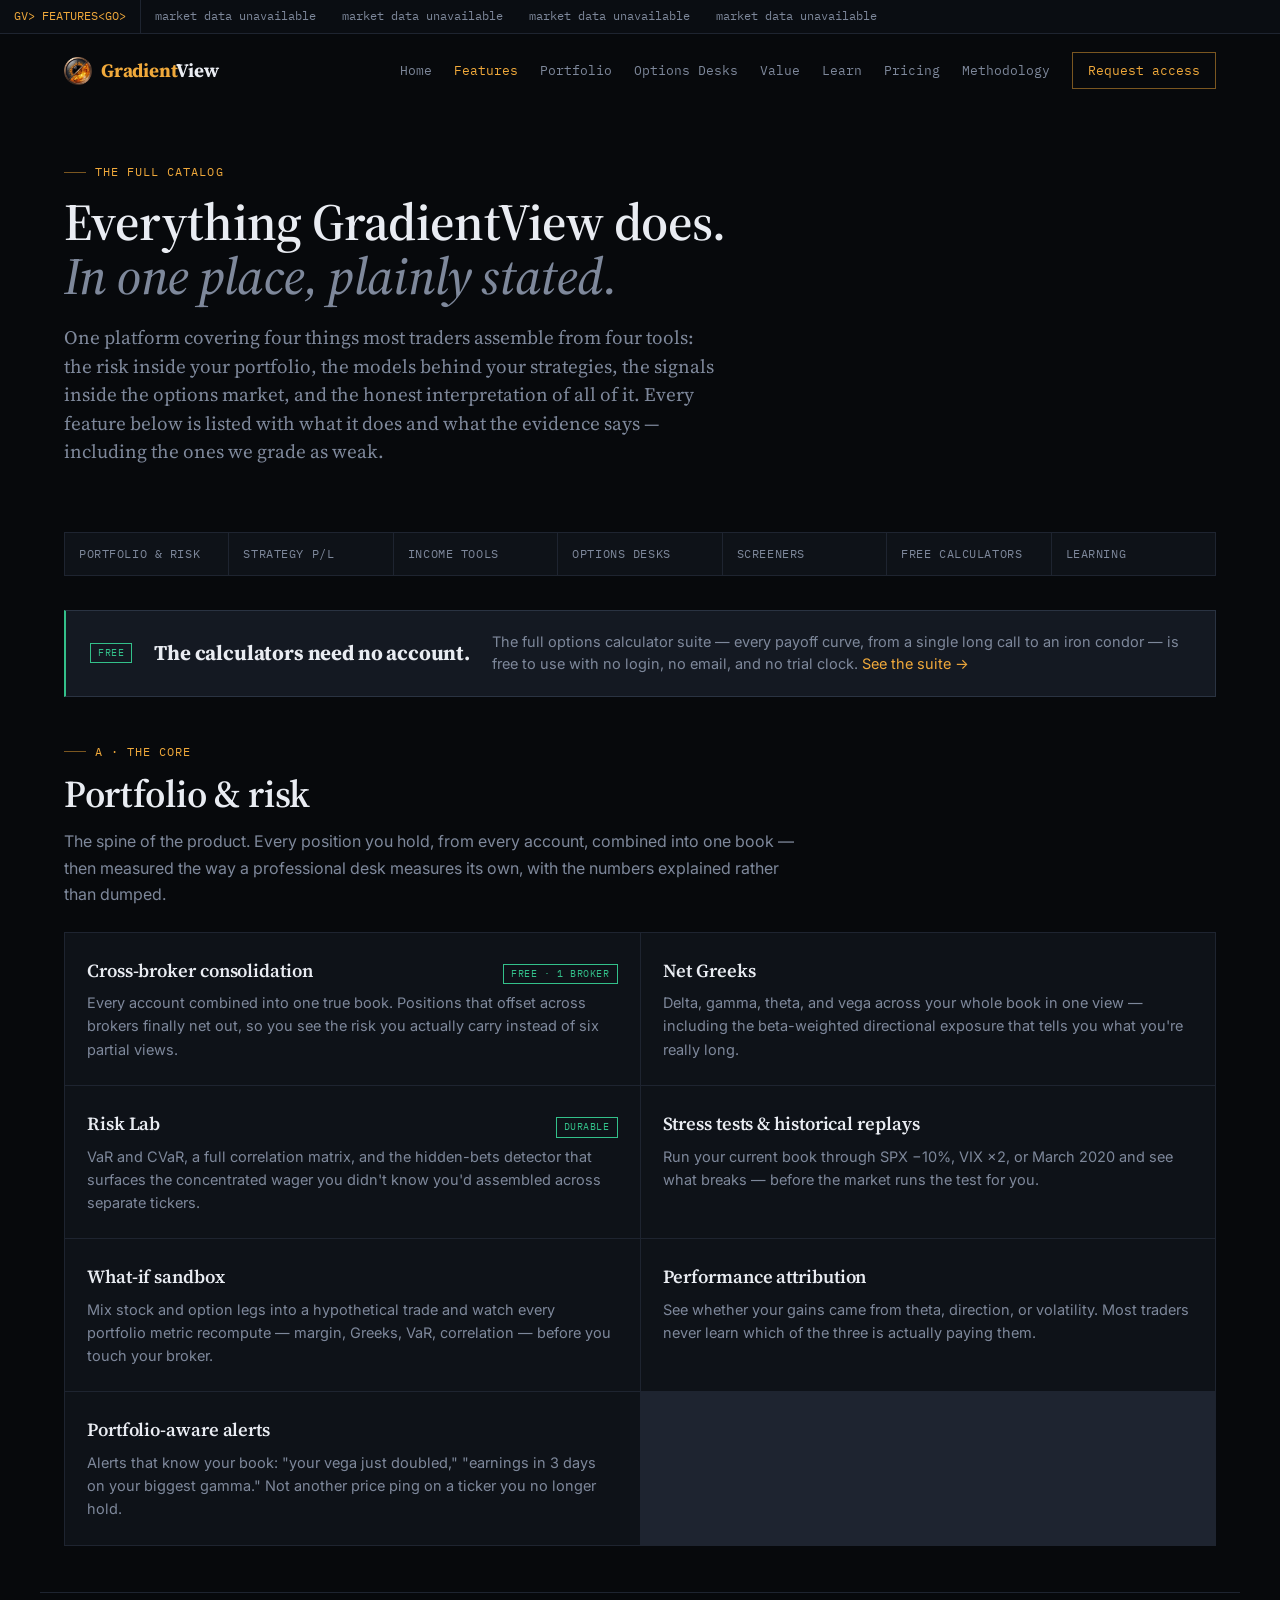
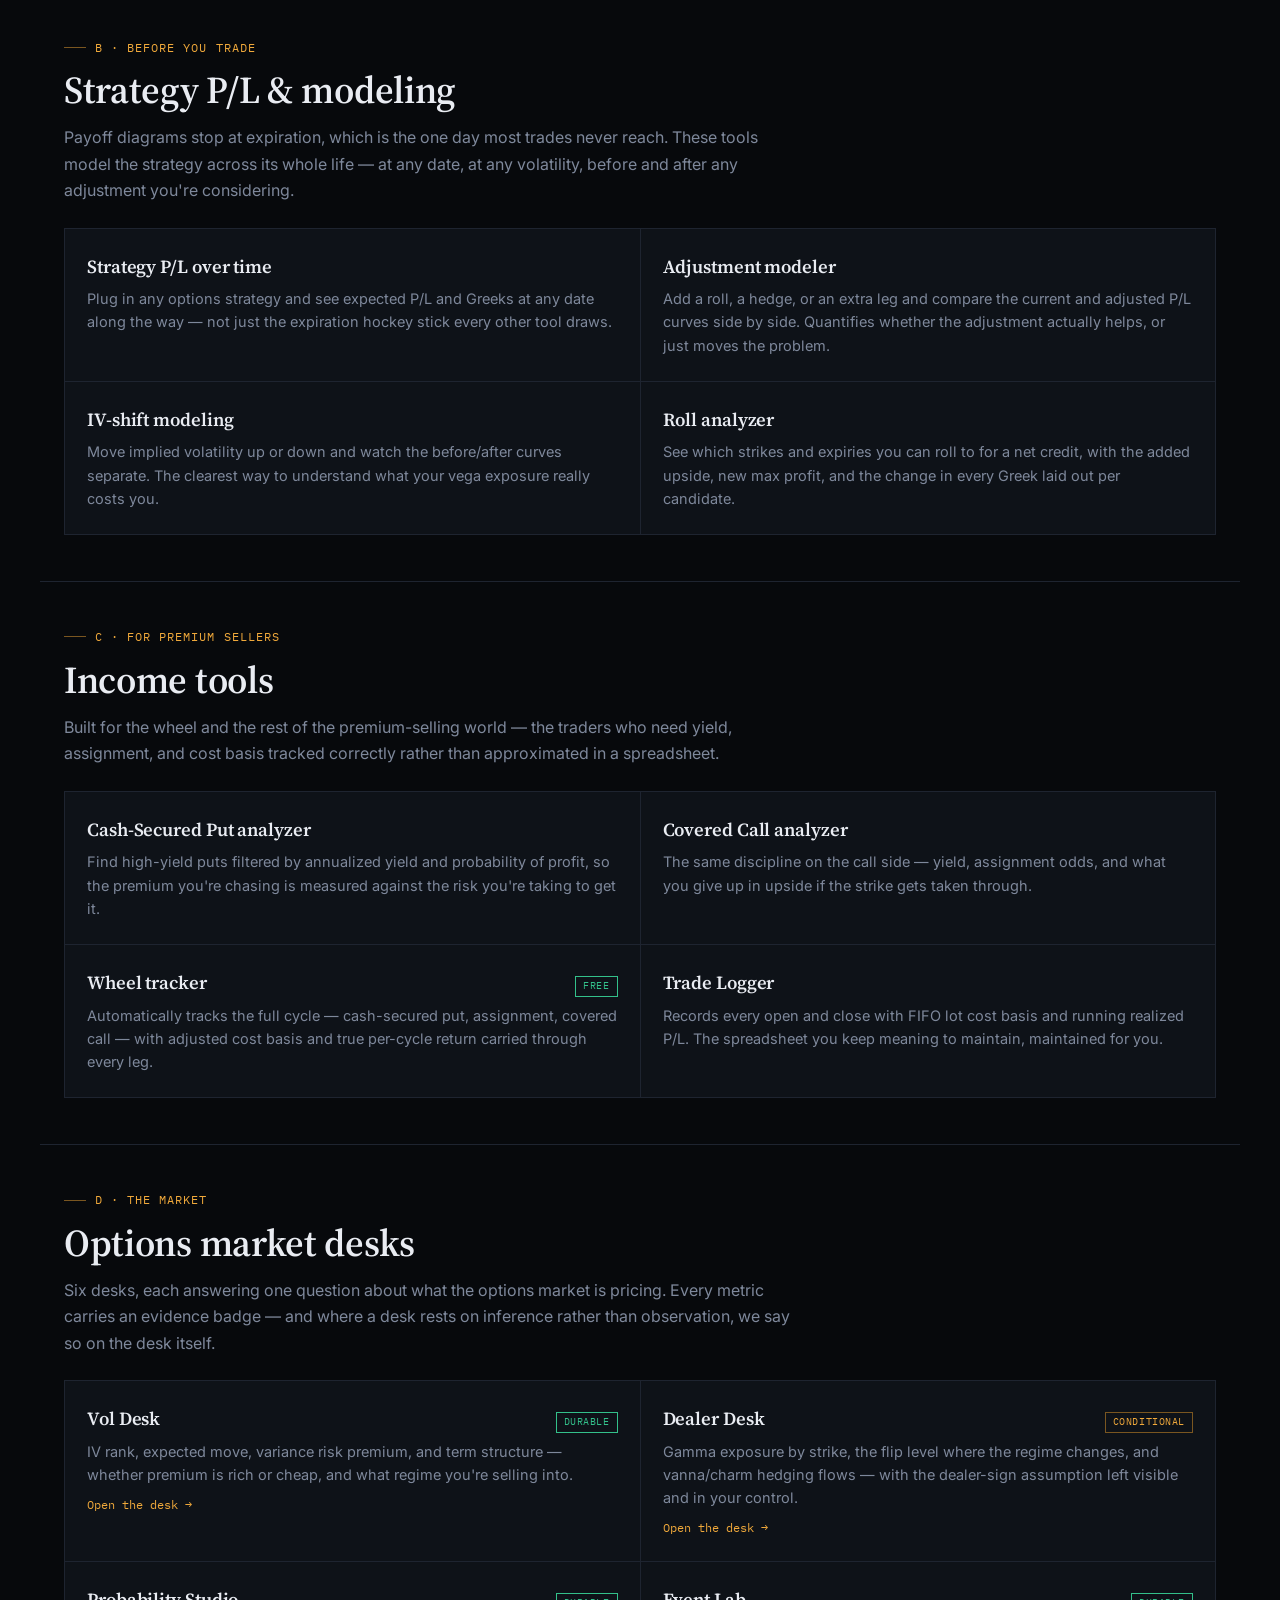
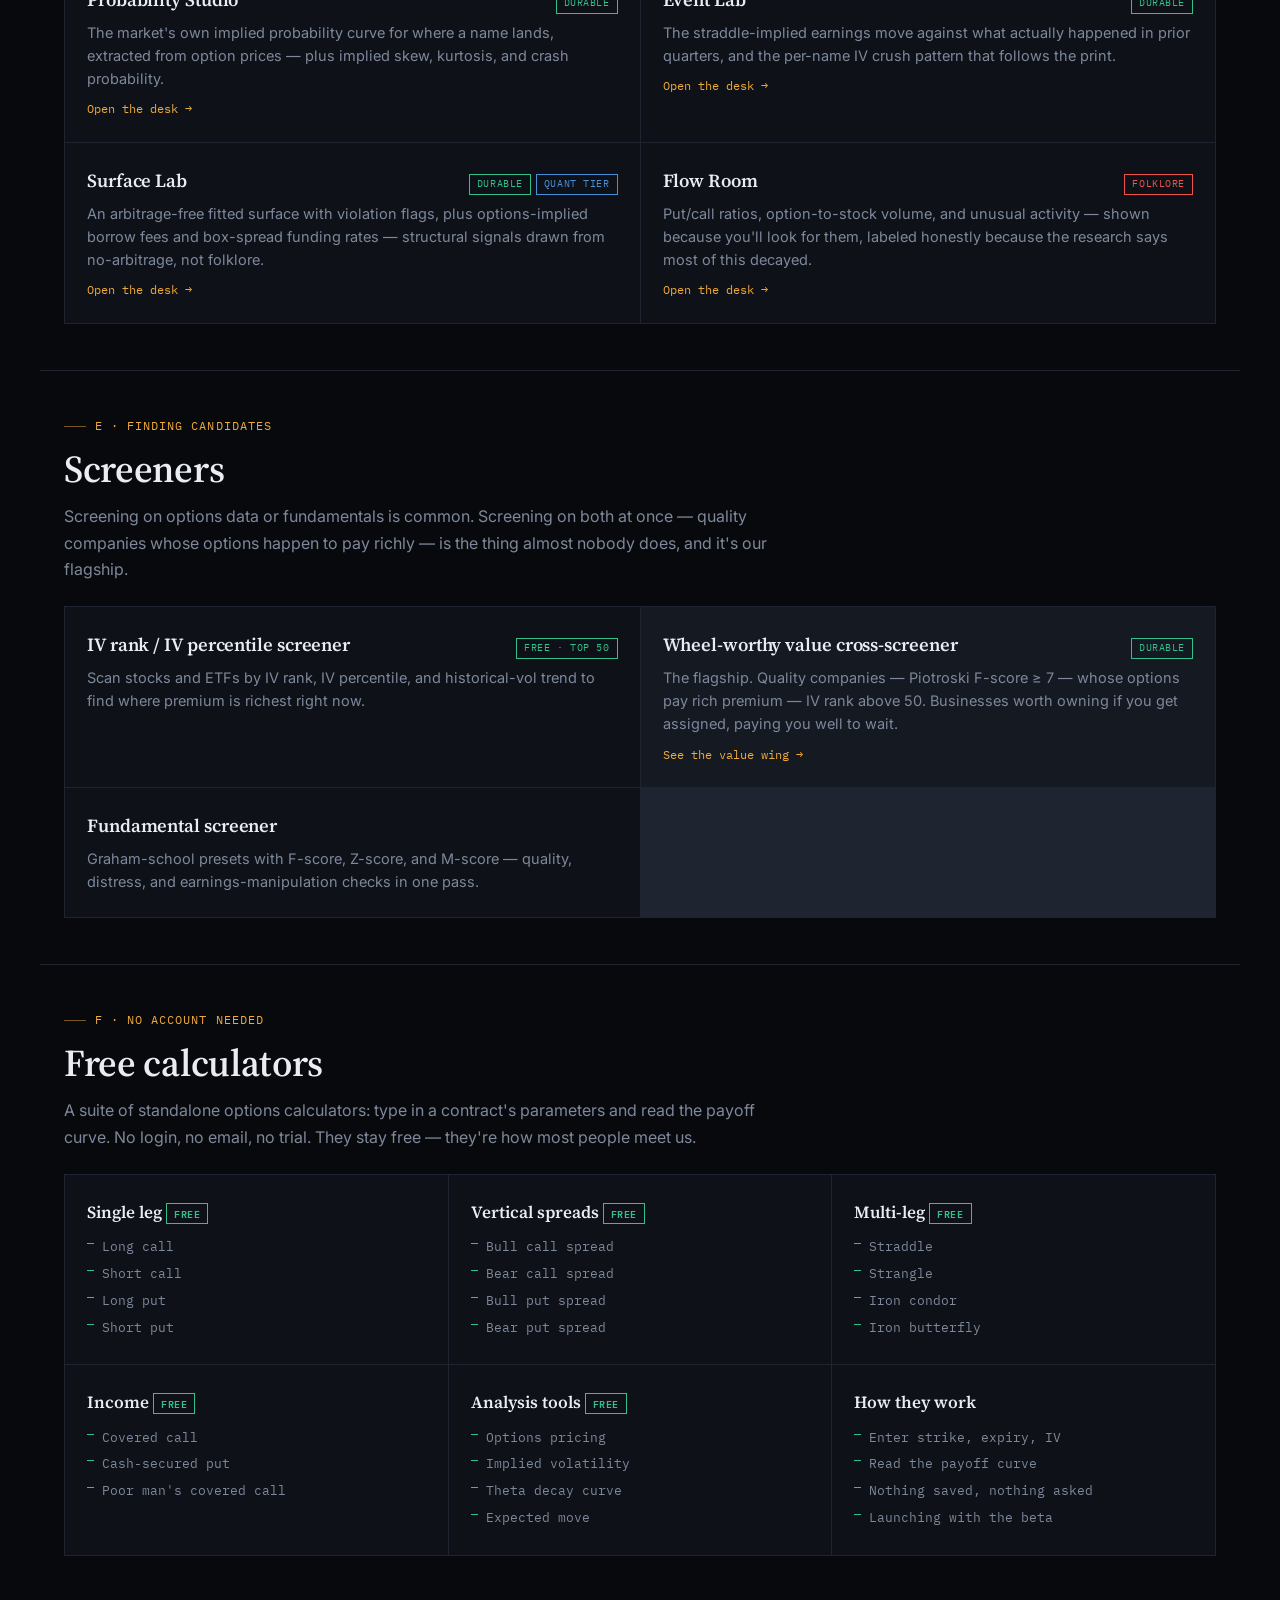
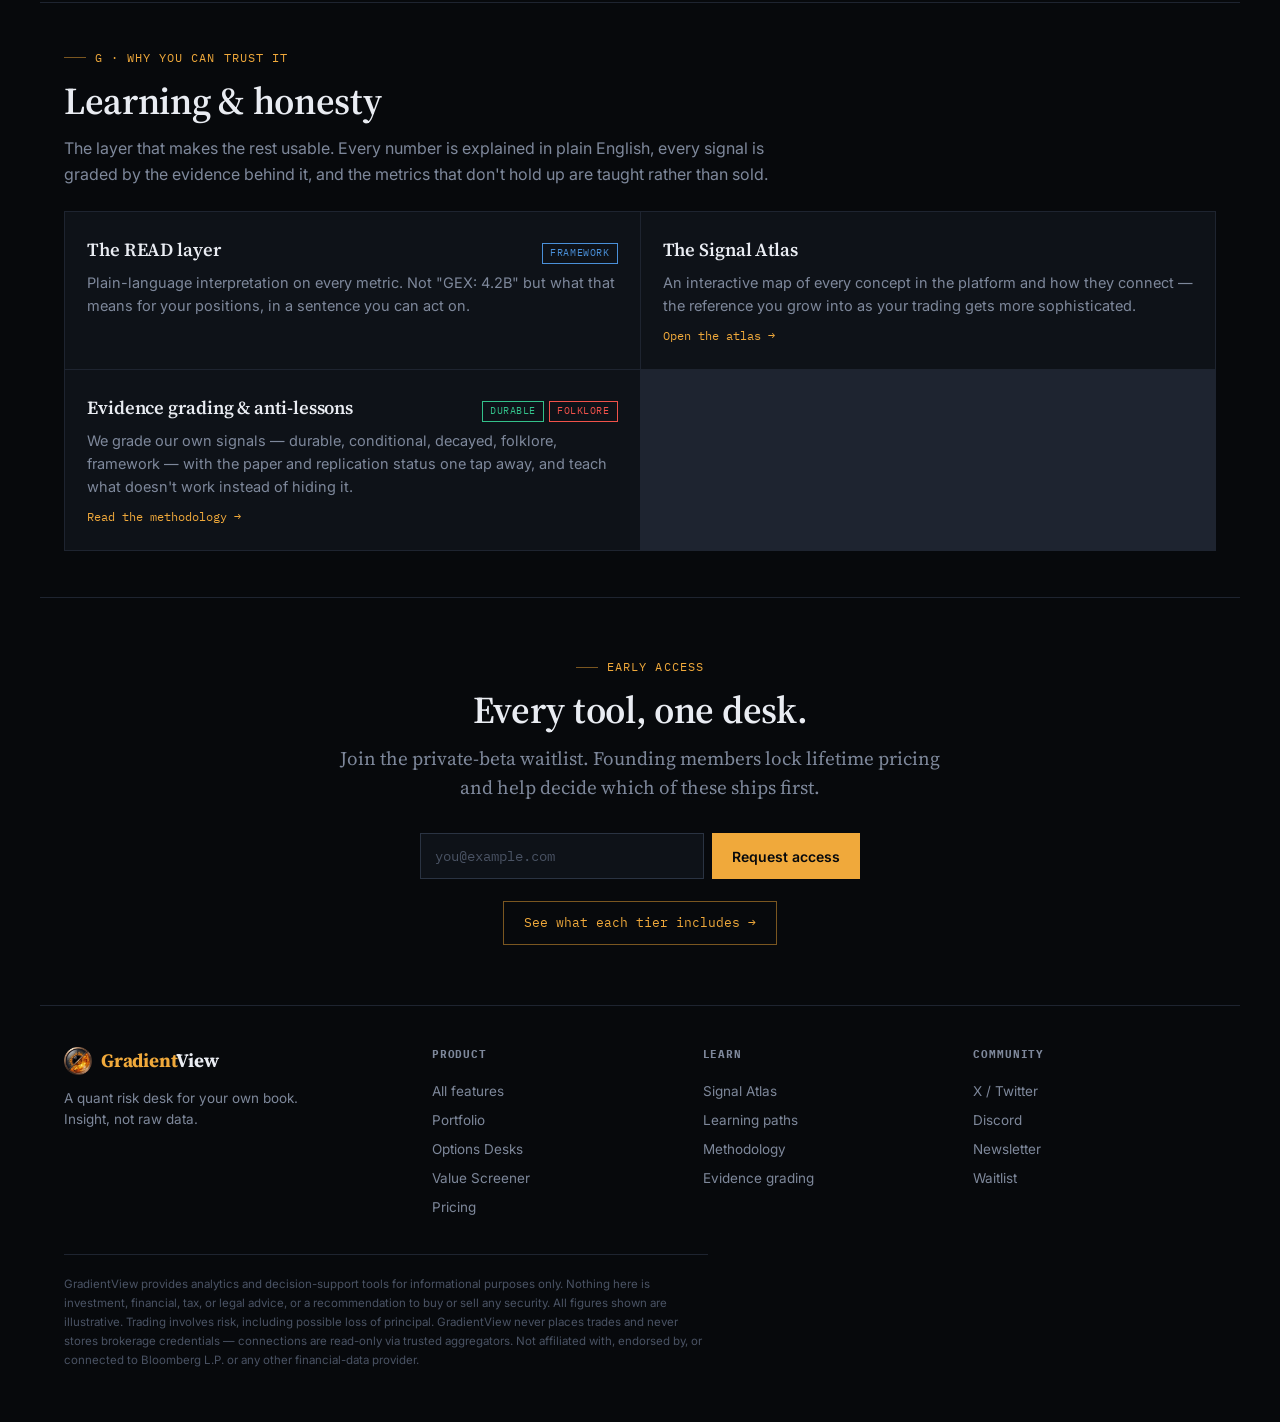
<file: features.html>
<!DOCTYPE html>
<html lang="en">
<head>
<meta charset="UTF-8">
<meta name="viewport" content="width=device-width, initial-scale=1.0">
<title>Features — GradientView</title>
<meta name="description" content="Every tool GradientView gives you: cross-broker portfolio risk, strategy P/L modeling, wheel and income analyzers, six options desks, screeners, free calculators, and plain-language interpretation on every number.">
<link rel="icon" type="image/png" href="gv-logo-eye.png">
<link rel="apple-touch-icon" href="gv-logo-eye.png">
<meta property="og:type" content="website">
<meta property="og:url" content="https://gradientview.com/features.html">
<meta property="og:title" content="Features — GradientView">
<meta property="og:description" content="Every tool GradientView gives you: cross-broker portfolio risk, strategy P/L modeling, wheel and income analyzers, six options desks, screeners, free calculators, and plain-language interpretation on every number.">
<meta property="og:image" content="https://gradientview.com/social-card.jpg">
<meta property="og:image:width" content="1200">
<meta property="og:image:height" content="654">
<meta name="twitter:card" content="summary_large_image">
<meta name="twitter:title" content="Features — GradientView">
<meta name="twitter:description" content="Every tool GradientView gives you: cross-broker portfolio risk, strategy P/L modeling, wheel and income analyzers, six options desks, screeners, free calculators, and plain-language interpretation on every number.">
<meta name="twitter:image" content="https://gradientview.com/social-card.jpg">
<link rel="stylesheet" href="theme.css">
<style>
  .page-hero{max-width:var(--maxw);margin:0 auto;padding:56px 24px 34px}
  .page-hero .lead{max-width:66ch}

  /* jump strip */
  .jump{max-width:var(--maxw);margin:0 auto;padding:0 24px 8px}
  .jump-in{display:flex;flex-wrap:wrap;gap:1px;background:var(--line);border:1px solid var(--line)}
  .jump-in a{background:var(--panel);flex:1;min-width:130px;padding:12px 14px;font-family:var(--mono);font-size:11.5px;letter-spacing:.05em;text-transform:uppercase;color:var(--muted);transition:color .15s,background .15s}
  .jump-in a:hover{color:var(--amber-text);background:var(--panel-2)}

  /* free-calculator callout strip */
  .freestrip{max-width:var(--maxw);margin:26px auto 0;padding:0 24px}
  .freestrip-in{border:1px solid var(--line-2);border-left:2px solid var(--up);background:var(--panel-2);padding:20px 24px;display:flex;align-items:center;gap:22px;flex-wrap:wrap}
  .freestrip-in h2{font-family:var(--serif);font-weight:700;font-size:21px;margin:0;letter-spacing:-.008em}
  .freestrip-in p{font-size:14.5px;color:var(--muted);line-height:1.55;flex:1;min-width:280px;margin:0}

  /* feature group */
  .fgroup{max-width:var(--maxw);margin:0 auto;padding:46px 24px}
  .fgroup+.fgroup{border-top:1px solid var(--line)}
  .fg-intro{font-size:16px;color:var(--muted);max-width:74ch;margin-bottom:24px;line-height:1.65}
  .fg-grid{grid-template-columns:repeat(2,1fr)}

  /* one feature cell */
  .feat{display:flex;flex-direction:column}
  .feat-top{display:flex;justify-content:space-between;align-items:baseline;gap:14px;margin-bottom:6px}
  .feat h3{font-family:var(--serif);font-weight:600;font-size:18.5px;letter-spacing:-.005em;margin:0}
  .feat .bwrap{display:flex;gap:5px;flex-wrap:wrap;justify-content:flex-end;flex-shrink:0}
  .feat p{font-size:14.5px;color:var(--muted);line-height:1.6}
  .feat .deep{font-family:var(--mono);font-size:11.5px;color:var(--amber-text);margin-top:10px;display:inline-block}
  .feat.flagship{background:var(--panel-2)}

  /* calculator category rows */
  .calc-grid{grid-template-columns:repeat(3,1fr)}
  .calc{display:flex;flex-direction:column}
  .calc .cname{font-family:var(--serif);font-weight:600;font-size:17px;margin-bottom:8px}
  .calc ul{list-style:none;margin:0}
  .calc li{font-family:var(--mono);font-size:12.5px;color:var(--muted);padding:4px 0 4px 15px;position:relative;line-height:1.5}
  .calc li::before{content:"";position:absolute;left:0;top:10px;width:7px;height:1px;background:var(--up)}

  .f-cta{max-width:var(--maxw);margin:0 auto;padding:60px 24px;text-align:center;border-top:1px solid var(--line)}

  @media(max-width:860px){
    .fg-grid,.calc-grid{grid-template-columns:1fr}
    .feat-top{flex-direction:column;align-items:flex-start;gap:7px}
    .feat .bwrap{justify-content:flex-start}
  }
</style>
</head>
<body data-theme="dark">
<script>try{var _t=localStorage.getItem('gv-theme');if(_t){document.body.setAttribute('data-theme',_t);window.__gvTheme=_t;}}catch(e){}</script>

<header class="page-hero">
  <div class="eyebrow">The full catalog</div>
  <h1 class="h1">Everything GradientView does. <br><span class="fade">In one place, plainly stated.</span></h1>
  <p class="lead">One platform covering four things most traders assemble from four tools: the risk inside your portfolio, the models behind your strategies, the signals inside the options market, and the honest interpretation of all of it. Every feature below is listed with what it does and what the evidence says — including the ones we grade as weak.</p>
</header>

<nav class="jump" aria-label="Feature groups">
  <div class="jump-in">
    <a href="#portfolio">Portfolio &amp; risk</a>
    <a href="#modeling">Strategy P/L</a>
    <a href="#income">Income tools</a>
    <a href="#desks">Options desks</a>
    <a href="#screeners">Screeners</a>
    <a href="#calculators">Free calculators</a>
    <a href="#learn">Learning</a>
  </div>
</nav>

<!-- FREE CALCULATOR CALLOUT -->
<section class="freestrip">
  <div class="freestrip-in">
    <span class="badge free">Free</span>
    <h2>The calculators need no account.</h2>
    <p>The full options calculator suite — every payoff curve, from a single long call to an iron condor — is free to use with no login, no email, and no trial clock. <a class="amber" href="#calculators">See the suite →</a></p>
  </div>
</section>

<!-- A — PORTFOLIO & RISK -->
<section class="fgroup" id="portfolio">
  <div class="eyebrow">A · The core</div>
  <h2 class="h2">Portfolio &amp; risk</h2>
  <p class="fg-intro">The spine of the product. Every position you hold, from every account, combined into one book — then measured the way a professional desk measures its own, with the numbers explained rather than dumped.</p>
  <div class="grid-lines fg-grid">
    <div class="cell feat">
      <div class="feat-top"><h3>Cross-broker consolidation</h3><span class="bwrap"><span class="badge free">Free · 1 broker</span></span></div>
      <p>Every account combined into one true book. Positions that offset across brokers finally net out, so you see the risk you actually carry instead of six partial views.</p>
    </div>
    <div class="cell feat">
      <div class="feat-top"><h3>Net Greeks</h3></div>
      <p>Delta, gamma, theta, and vega across your whole book in one view — including the beta-weighted directional exposure that tells you what you're really long.</p>
    </div>
    <div class="cell feat">
      <div class="feat-top"><h3>Risk Lab</h3><span class="bwrap"><span class="badge durable">Durable</span></span></div>
      <p>VaR and CVaR, a full correlation matrix, and the hidden-bets detector that surfaces the concentrated wager you didn't know you'd assembled across separate tickers.</p>
    </div>
    <div class="cell feat">
      <div class="feat-top"><h3>Stress tests &amp; historical replays</h3></div>
      <p>Run your current book through SPX −10%, VIX ×2, or March 2020 and see what breaks — before the market runs the test for you.</p>
    </div>
    <div class="cell feat">
      <div class="feat-top"><h3>What-if sandbox</h3></div>
      <p>Mix stock and option legs into a hypothetical trade and watch every portfolio metric recompute — margin, Greeks, VaR, correlation — before you touch your broker.</p>
    </div>
    <div class="cell feat">
      <div class="feat-top"><h3>Performance attribution</h3></div>
      <p>See whether your gains came from theta, direction, or volatility. Most traders never learn which of the three is actually paying them.</p>
    </div>
    <div class="cell feat">
      <div class="feat-top"><h3>Portfolio-aware alerts</h3></div>
      <p>Alerts that know your book: "your vega just doubled," "earnings in 3 days on your biggest gamma." Not another price ping on a ticker you no longer hold.</p>
    </div>
  </div>
</section>

<!-- B — STRATEGY P/L & MODELING -->
<section class="fgroup" id="modeling">
  <div class="eyebrow">B · Before you trade</div>
  <h2 class="h2">Strategy P/L &amp; modeling</h2>
  <p class="fg-intro">Payoff diagrams stop at expiration, which is the one day most trades never reach. These tools model the strategy across its whole life — at any date, at any volatility, before and after any adjustment you're considering.</p>
  <div class="grid-lines fg-grid">
    <div class="cell feat">
      <div class="feat-top"><h3>Strategy P/L over time</h3></div>
      <p>Plug in any options strategy and see expected P/L and Greeks at any date along the way — not just the expiration hockey stick every other tool draws.</p>
    </div>
    <div class="cell feat">
      <div class="feat-top"><h3>Adjustment modeler</h3></div>
      <p>Add a roll, a hedge, or an extra leg and compare the current and adjusted P/L curves side by side. Quantifies whether the adjustment actually helps, or just moves the problem.</p>
    </div>
    <div class="cell feat">
      <div class="feat-top"><h3>IV-shift modeling</h3></div>
      <p>Move implied volatility up or down and watch the before/after curves separate. The clearest way to understand what your vega exposure really costs you.</p>
    </div>
    <div class="cell feat">
      <div class="feat-top"><h3>Roll analyzer</h3></div>
      <p>See which strikes and expiries you can roll to for a net credit, with the added upside, new max profit, and the change in every Greek laid out per candidate.</p>
    </div>
  </div>
</section>

<!-- C — INCOME TOOLS -->
<section class="fgroup" id="income">
  <div class="eyebrow">C · For premium sellers</div>
  <h2 class="h2">Income tools</h2>
  <p class="fg-intro">Built for the wheel and the rest of the premium-selling world — the traders who need yield, assignment, and cost basis tracked correctly rather than approximated in a spreadsheet.</p>
  <div class="grid-lines fg-grid">
    <div class="cell feat">
      <div class="feat-top"><h3>Cash-Secured Put analyzer</h3></div>
      <p>Find high-yield puts filtered by annualized yield and probability of profit, so the premium you're chasing is measured against the risk you're taking to get it.</p>
    </div>
    <div class="cell feat">
      <div class="feat-top"><h3>Covered Call analyzer</h3></div>
      <p>The same discipline on the call side — yield, assignment odds, and what you give up in upside if the strike gets taken through.</p>
    </div>
    <div class="cell feat">
      <div class="feat-top"><h3>Wheel tracker</h3><span class="bwrap"><span class="badge free">Free</span></span></div>
      <p>Automatically tracks the full cycle — cash-secured put, assignment, covered call — with adjusted cost basis and true per-cycle return carried through every leg.</p>
    </div>
    <div class="cell feat">
      <div class="feat-top"><h3>Trade Logger</h3></div>
      <p>Records every open and close with FIFO lot cost basis and running realized P/L. The spreadsheet you keep meaning to maintain, maintained for you.</p>
    </div>
  </div>
</section>

<!-- D — OPTIONS MARKET DESKS -->
<section class="fgroup" id="desks">
  <div class="eyebrow">D · The market</div>
  <h2 class="h2">Options market desks</h2>
  <p class="fg-intro">Six desks, each answering one question about what the options market is pricing. Every metric carries an evidence badge — and where a desk rests on inference rather than observation, we say so on the desk itself.</p>
  <div class="grid-lines fg-grid">
    <div class="cell feat">
      <div class="feat-top"><h3>Vol Desk</h3><span class="bwrap"><span class="badge durable">Durable</span></span></div>
      <p>IV rank, expected move, variance risk premium, and term structure — whether premium is rich or cheap, and what regime you're selling into.</p>
      <a class="deep" href="desks.html#vol">Open the desk →</a>
    </div>
    <div class="cell feat">
      <div class="feat-top"><h3>Dealer Desk</h3><span class="bwrap"><span class="badge conditional">Conditional</span></span></div>
      <p>Gamma exposure by strike, the flip level where the regime changes, and vanna/charm hedging flows — with the dealer-sign assumption left visible and in your control.</p>
      <a class="deep" href="desks.html#dealer">Open the desk →</a>
    </div>
    <div class="cell feat">
      <div class="feat-top"><h3>Probability Studio</h3><span class="bwrap"><span class="badge durable">Durable</span></span></div>
      <p>The market's own implied probability curve for where a name lands, extracted from option prices — plus implied skew, kurtosis, and crash probability.</p>
      <a class="deep" href="desks.html#probability">Open the desk →</a>
    </div>
    <div class="cell feat">
      <div class="feat-top"><h3>Event Lab</h3><span class="bwrap"><span class="badge durable">Durable</span></span></div>
      <p>The straddle-implied earnings move against what actually happened in prior quarters, and the per-name IV crush pattern that follows the print.</p>
      <a class="deep" href="desks.html#event">Open the desk →</a>
    </div>
    <div class="cell feat">
      <div class="feat-top"><h3>Surface Lab</h3><span class="bwrap"><span class="badge durable">Durable</span><span class="badge framework">Quant tier</span></span></div>
      <p>An arbitrage-free fitted surface with violation flags, plus options-implied borrow fees and box-spread funding rates — structural signals drawn from no-arbitrage, not folklore.</p>
      <a class="deep" href="desks.html#surface">Open the desk →</a>
    </div>
    <div class="cell feat">
      <div class="feat-top"><h3>Flow Room</h3><span class="bwrap"><span class="badge folklore">Folklore</span></span></div>
      <p>Put/call ratios, option-to-stock volume, and unusual activity — shown because you'll look for them, labeled honestly because the research says most of this decayed.</p>
      <a class="deep" href="desks.html#flow">Open the desk →</a>
    </div>
  </div>
</section>

<!-- E — SCREENERS -->
<section class="fgroup" id="screeners">
  <div class="eyebrow">E · Finding candidates</div>
  <h2 class="h2">Screeners</h2>
  <p class="fg-intro">Screening on options data or fundamentals is common. Screening on both at once — quality companies whose options happen to pay richly — is the thing almost nobody does, and it's our flagship.</p>
  <div class="grid-lines fg-grid">
    <div class="cell feat">
      <div class="feat-top"><h3>IV rank / IV percentile screener</h3><span class="bwrap"><span class="badge free">Free · top 50</span></span></div>
      <p>Scan stocks and ETFs by IV rank, IV percentile, and historical-vol trend to find where premium is richest right now.</p>
    </div>
    <div class="cell feat flagship">
      <div class="feat-top"><h3>Wheel-worthy value cross-screener</h3><span class="bwrap"><span class="badge durable">Durable</span></span></div>
      <p>The flagship. Quality companies — Piotroski F-score ≥ 7 — whose options pay rich premium — IV rank above 50. Businesses worth owning if you get assigned, paying you well to wait.</p>
      <a class="deep" href="value.html">See the value wing →</a>
    </div>
    <div class="cell feat">
      <div class="feat-top"><h3>Fundamental screener</h3></div>
      <p>Graham-school presets with F-score, Z-score, and M-score — quality, distress, and earnings-manipulation checks in one pass.</p>
    </div>
  </div>
</section>

<!-- F — FREE CALCULATORS -->
<section class="fgroup" id="calculators">
  <div class="eyebrow">F · No account needed</div>
  <h2 class="h2">Free calculators</h2>
  <p class="fg-intro">A suite of standalone options calculators: type in a contract's parameters and read the payoff curve. No login, no email, no trial. They stay free — they're how most people meet us.</p>
  <div class="grid-lines calc-grid">
    <div class="cell calc">
      <div class="cname">Single leg <span class="badge free">Free</span></div>
      <ul><li>Long call</li><li>Short call</li><li>Long put</li><li>Short put</li></ul>
    </div>
    <div class="cell calc">
      <div class="cname">Vertical spreads <span class="badge free">Free</span></div>
      <ul><li>Bull call spread</li><li>Bear call spread</li><li>Bull put spread</li><li>Bear put spread</li></ul>
    </div>
    <div class="cell calc">
      <div class="cname">Multi-leg <span class="badge free">Free</span></div>
      <ul><li>Straddle</li><li>Strangle</li><li>Iron condor</li><li>Iron butterfly</li></ul>
    </div>
    <div class="cell calc">
      <div class="cname">Income <span class="badge free">Free</span></div>
      <ul><li>Covered call</li><li>Cash-secured put</li><li>Poor man's covered call</li></ul>
    </div>
    <div class="cell calc">
      <div class="cname">Analysis tools <span class="badge free">Free</span></div>
      <ul><li>Options pricing</li><li>Implied volatility</li><li>Theta decay curve</li><li>Expected move</li></ul>
    </div>
    <div class="cell calc">
      <div class="cname">How they work</div>
      <ul><li>Enter strike, expiry, IV</li><li>Read the payoff curve</li><li>Nothing saved, nothing asked</li><li>Launching with the beta</li></ul>
    </div>
  </div>
</section>

<!-- G — LEARNING & HONESTY -->
<section class="fgroup" id="learn">
  <div class="eyebrow">G · Why you can trust it</div>
  <h2 class="h2">Learning &amp; honesty</h2>
  <p class="fg-intro">The layer that makes the rest usable. Every number is explained in plain English, every signal is graded by the evidence behind it, and the metrics that don't hold up are taught rather than sold.</p>
  <div class="grid-lines fg-grid">
    <div class="cell feat">
      <div class="feat-top"><h3>The READ layer</h3><span class="bwrap"><span class="badge framework">Framework</span></span></div>
      <p>Plain-language interpretation on every metric. Not "GEX: 4.2B" but what that means for your positions, in a sentence you can act on.</p>
    </div>
    <div class="cell feat">
      <div class="feat-top"><h3>The Signal Atlas</h3></div>
      <p>An interactive map of every concept in the platform and how they connect — the reference you grow into as your trading gets more sophisticated.</p>
      <a class="deep" href="learn.html">Open the atlas →</a>
    </div>
    <div class="cell feat">
      <div class="feat-top"><h3>Evidence grading &amp; anti-lessons</h3><span class="bwrap"><span class="badge durable">Durable</span><span class="badge folklore">Folklore</span></span></div>
      <p>We grade our own signals — durable, conditional, decayed, folklore, framework — with the paper and replication status one tap away, and teach what doesn't work instead of hiding it.</p>
      <a class="deep" href="methodology.html">Read the methodology →</a>
    </div>
  </div>
</section>

<section class="f-cta" id="join">
  <div class="eyebrow center">Early access</div>
  <h2 class="h2 center">Every tool, one desk.</h2>
  <p class="lead center">Join the private-beta waitlist. Founding members lock lifetime pricing and help decide which of these ships first.</p>
  <form class="waitlist center" data-endpoint="https://formspree.io/f/mwleblnv" data-success="ok-features">
    <input type="email" required placeholder="you@example.com" aria-label="Email address">
    <button type="submit">Request access</button>
  </form>
  <div class="form-success" id="ok-features" style="margin:12px auto 0">&gt; access requested. one email when the desk opens. ↗</div>
  <p style="margin-top:22px"><a class="btn-ghost" href="pricing.html">See what each tier includes →</a></p>
</section>

<script src="shared.js"></script>
</body>
</html>
</file>
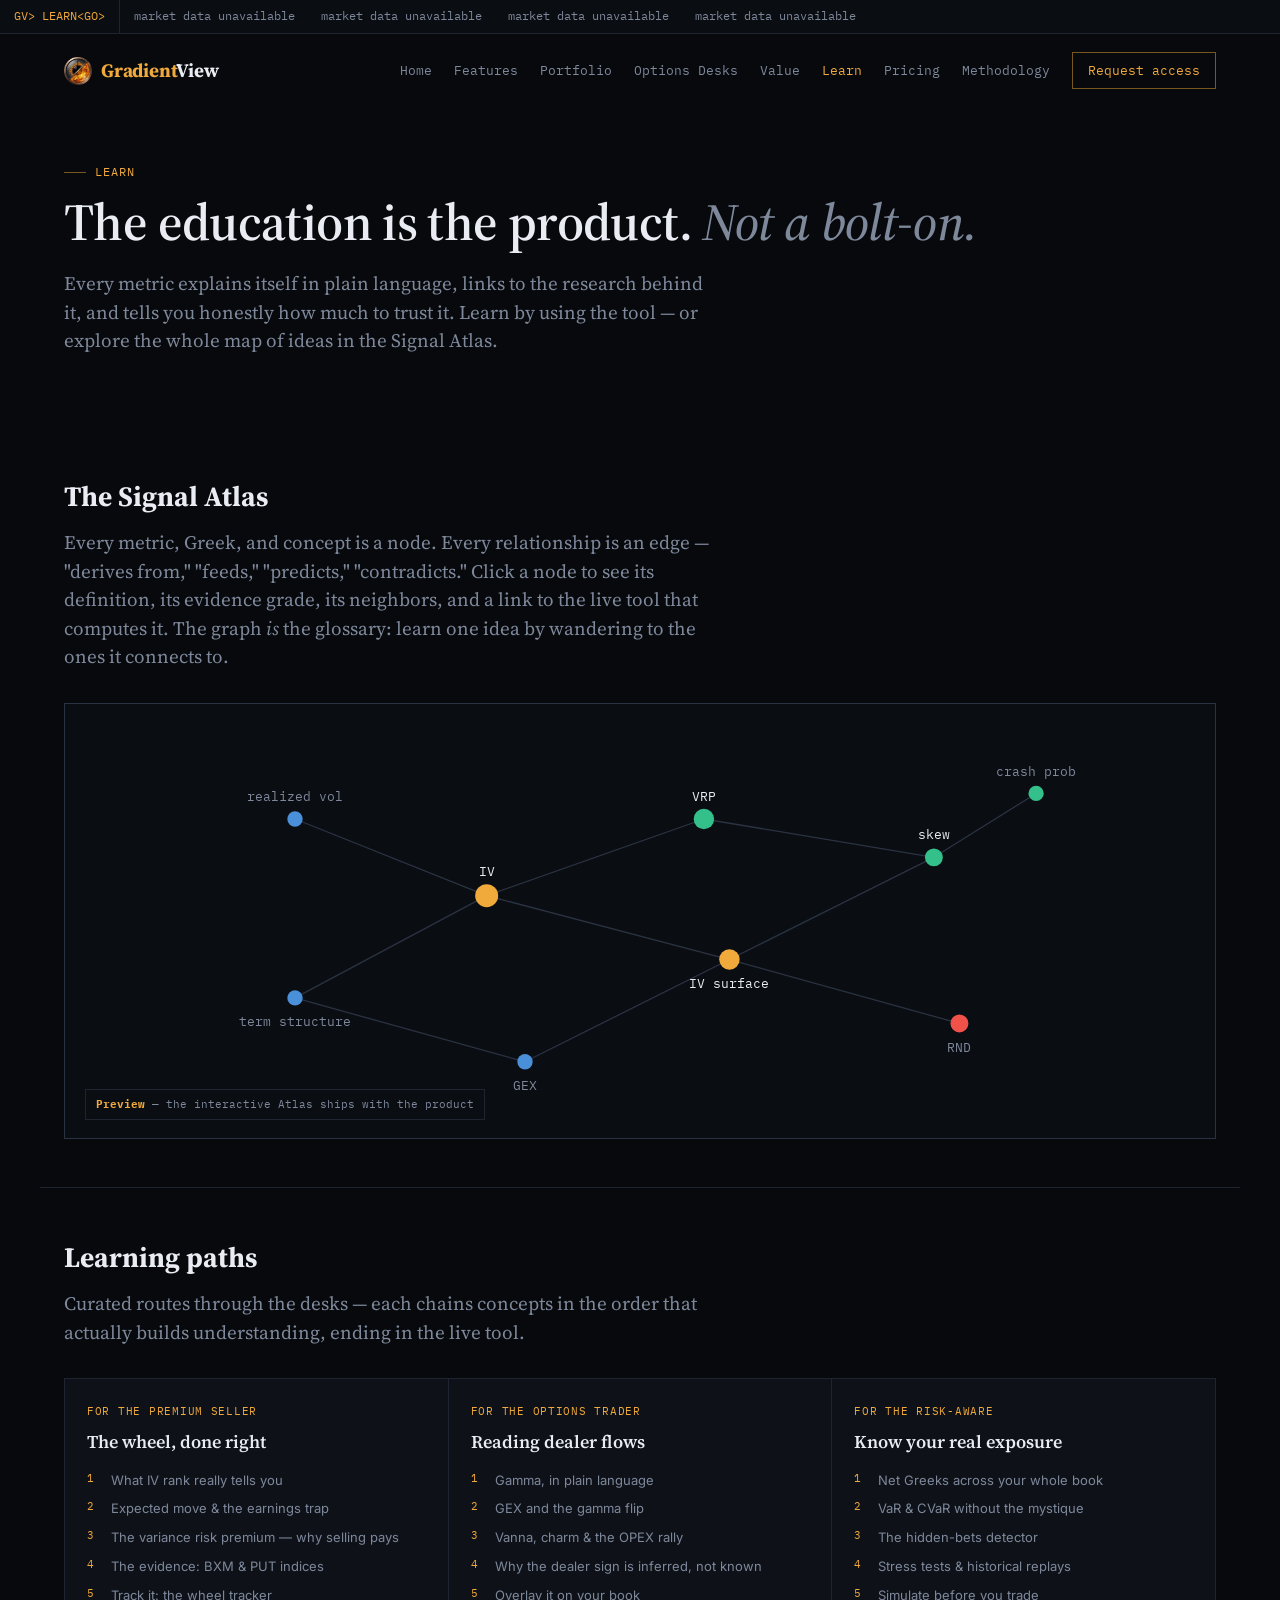
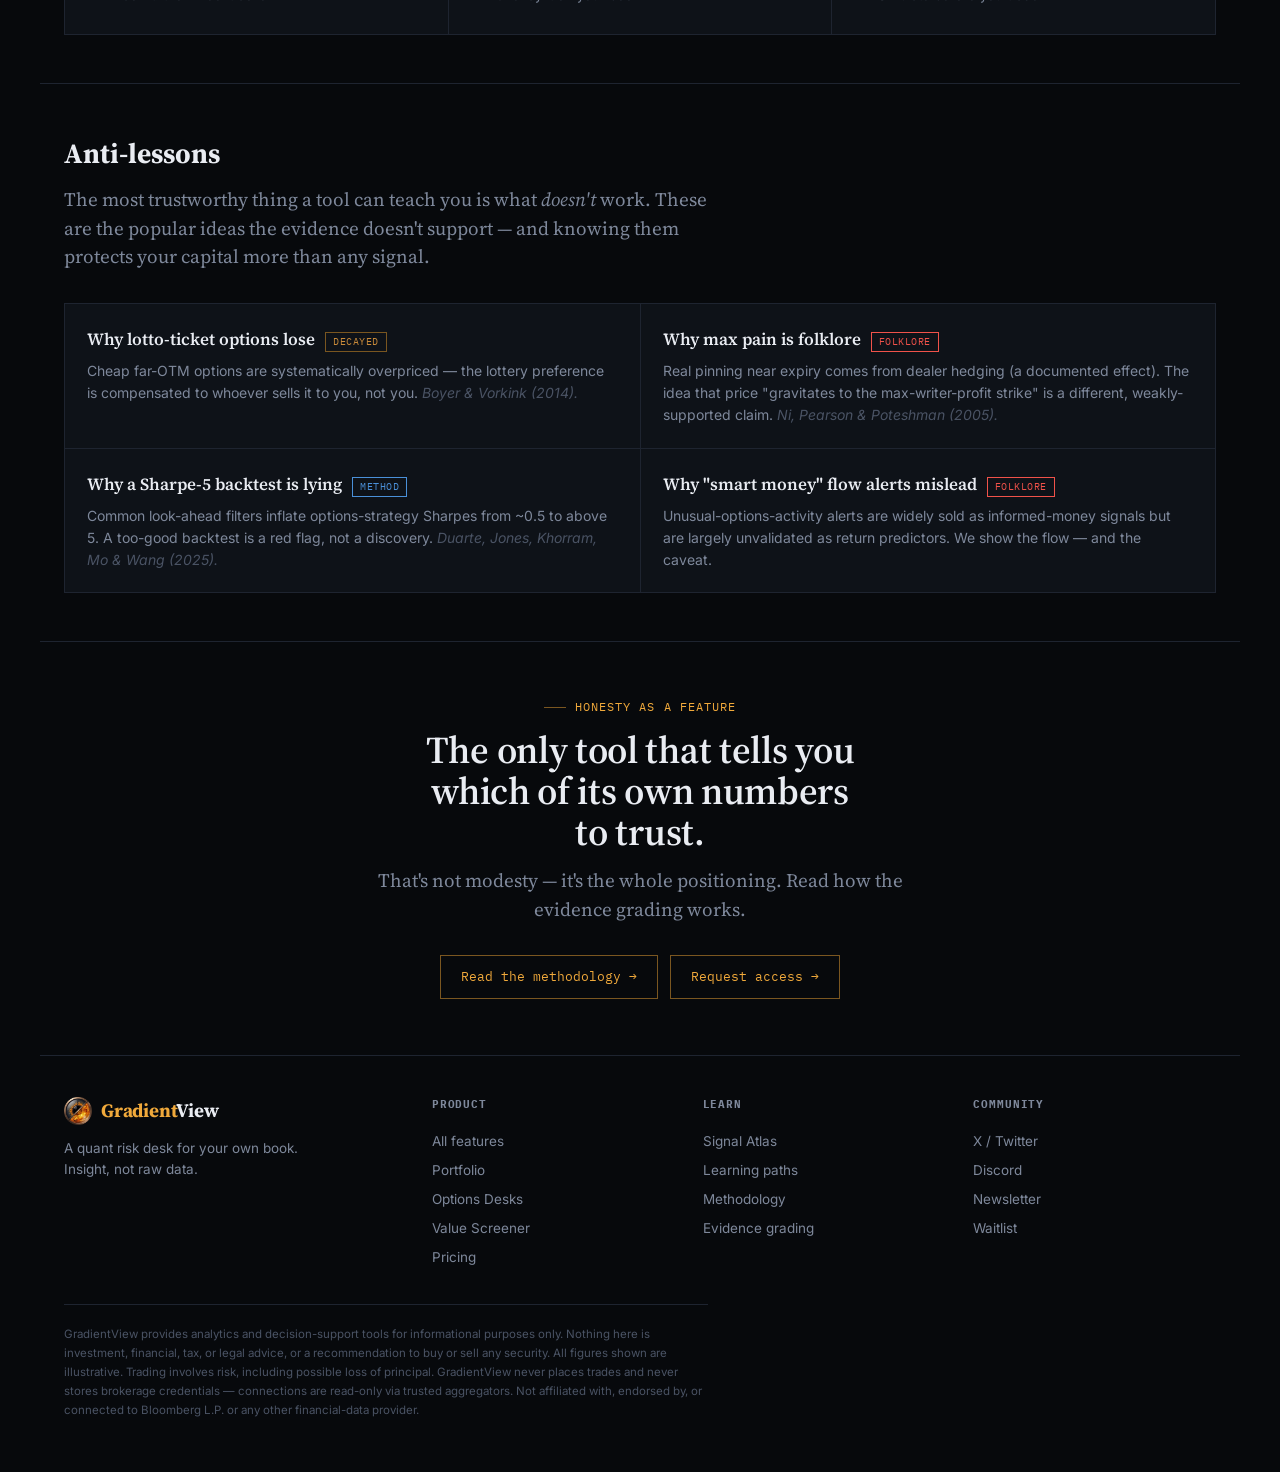
<file: learn.html>
<!DOCTYPE html>
<html lang="en">
<head>
<meta charset="UTF-8">
<meta name="viewport" content="width=device-width, initial-scale=1.0">
<title>Learn — GradientView</title>
<meta name="description" content="The education layer: learning paths, the Signal Atlas, and honest anti-lessons on why popular trading ideas often don't hold up.">
<link rel="icon" type="image/png" href="gv-logo-eye.png">
<link rel="apple-touch-icon" href="gv-logo-eye.png">
<meta property="og:type" content="website">
<meta property="og:url" content="https://gradientview.com/learn.html">
<meta property="og:title" content="Learn — GradientView">
<meta property="og:description" content="The education layer: learning paths, the Signal Atlas, and honest anti-lessons on why popular trading ideas often don't hold up.">
<meta property="og:image" content="https://gradientview.com/social-card.jpg">
<meta property="og:image:width" content="1200">
<meta property="og:image:height" content="654">
<meta name="twitter:card" content="summary_large_image">
<meta name="twitter:title" content="Learn — GradientView">
<meta name="twitter:description" content="The education layer: learning paths, the Signal Atlas, and honest anti-lessons on why popular trading ideas often don't hold up.">
<meta name="twitter:image" content="https://gradientview.com/social-card.jpg">
<link rel="stylesheet" href="theme.css">
<style>
  .page-hero{max-width:var(--maxw);margin:0 auto;padding:56px 24px 40px}
  .page-hero .lead{max-width:64ch}

  .lsec{max-width:var(--maxw);margin:0 auto;padding:48px 24px}
  .lsec+.lsec{border-top:1px solid var(--line)}
  .lsec h2{font-family:var(--serif);font-weight:700;font-size:28px;margin-bottom:10px}
  .lsec .lead{max-width:66ch}

  /* atlas placeholder */
  .atlas{position:relative;background:var(--panel-3);border:1px solid var(--line-2);min-height:340px;margin-top:8px;overflow:hidden}
  .atlas svg{width:100%;height:100%;display:block}
  .atlas-cap{position:absolute;left:20px;bottom:18px;font-family:var(--mono);font-size:11px;color:var(--muted);background:var(--panel-3);padding:6px 10px;border:1px solid var(--line)}
  .atlas-cap b{color:var(--amber)}

  /* paths */
  .paths{display:grid;grid-template-columns:repeat(3,1fr);gap:1px;background:var(--line);border:1px solid var(--line);margin-top:8px}
  .path{background:var(--panel);padding:24px 22px}
  .path .pk{font-family:var(--mono);font-size:10.5px;letter-spacing:.07em;text-transform:uppercase;color:var(--amber);margin-bottom:8px}
  .path h3{font-family:var(--serif);font-weight:600;font-size:18px;margin-bottom:10px}
  .path ol{list-style:none;counter-reset:s}
  .path li{counter-increment:s;font-size:13px;color:var(--muted);padding:5px 0 5px 24px;position:relative;line-height:1.45}
  .path li::before{content:counter(s);position:absolute;left:0;top:5px;font-family:var(--mono);font-size:11px;color:var(--amber)}

  /* anti-lessons */
  .anti{display:grid;grid-template-columns:repeat(2,1fr);gap:1px;background:var(--line);border:1px solid var(--line);margin-top:8px}
  .al{background:var(--panel);padding:22px 22px}
  .al .at{display:flex;align-items:baseline;gap:10px;margin-bottom:8px}
  .al h3{font-family:var(--serif);font-weight:600;font-size:17px}
  .al p{font-size:14px;color:var(--muted);line-height:1.55}
  .al p .cite{color:var(--dim);font-style:italic}

  .l-cta{max-width:var(--maxw);margin:0 auto;padding:56px 24px;text-align:center;border-top:1px solid var(--line)}
  @media(max-width:820px){.paths{grid-template-columns:1fr}.anti{grid-template-columns:1fr}}
</style>
</head>
<body data-theme="dark">
<script>try{var _t=localStorage.getItem('gv-theme');if(_t){document.body.setAttribute('data-theme',_t);window.__gvTheme=_t;}}catch(e){}</script>

<header class="page-hero">
  <div class="eyebrow">Learn</div>
  <h1 class="h1">The education is the product. <span class="fade">Not a bolt-on.</span></h1>
  <p class="lead">Every metric explains itself in plain language, links to the research behind it, and tells you honestly how much to trust it. Learn by using the tool — or explore the whole map of ideas in the Signal Atlas.</p>
</header>

<!-- SIGNAL ATLAS -->
<section class="lsec">
  <h2>The Signal Atlas</h2>
  <p class="lead">Every metric, Greek, and concept is a node. Every relationship is an edge — "derives from," "feeds," "predicts," "contradicts." Click a node to see its definition, its evidence grade, its neighbors, and a link to the live tool that computes it. The graph <em>is</em> the glossary: learn one idea by wandering to the ones it connects to.</p>
  <div class="atlas">
    <svg viewBox="0 0 900 340" xmlns="http://www.w3.org/2000/svg" aria-label="Signal Atlas concept graph preview">
      <!-- edges -->
      <g stroke="#2A3342" stroke-width="1">
        <line x1="180" y1="90" x2="330" y2="150"/><line x1="330" y1="150" x2="180" y2="230"/>
        <line x1="330" y1="150" x2="500" y2="90"/><line x1="330" y1="150" x2="520" y2="200"/>
        <line x1="500" y1="90" x2="680" y2="120"/><line x1="520" y1="200" x2="700" y2="250"/>
        <line x1="520" y1="200" x2="680" y2="120"/><line x1="180" y1="230" x2="360" y2="280"/>
        <line x1="360" y1="280" x2="520" y2="200"/><line x1="680" y1="120" x2="760" y2="70"/>
      </g>
      <!-- nodes -->
      <g font-family="IBM Plex Mono, monospace" font-size="10">
        <circle cx="330" cy="150" r="9" fill="#F0A93B"/><text x="330" y="135" fill="#E9ECF2" text-anchor="middle">IV</text>
        <circle cx="180" cy="90" r="6" fill="#4A90D9"/><text x="180" y="76" fill="#7E889B" text-anchor="middle">realized vol</text>
        <circle cx="500" cy="90" r="8" fill="#33C08A"/><text x="500" y="76" fill="#E9ECF2" text-anchor="middle">VRP</text>
        <circle cx="520" cy="200" r="8" fill="#F0A93B"/><text x="520" y="222" fill="#E9ECF2" text-anchor="middle">IV surface</text>
        <circle cx="180" cy="230" r="6" fill="#4A90D9"/><text x="180" y="252" fill="#7E889B" text-anchor="middle">term structure</text>
        <circle cx="680" cy="120" r="7" fill="#33C08A"/><text x="680" y="106" fill="#E9ECF2" text-anchor="middle">skew</text>
        <circle cx="700" cy="250" r="7" fill="#F0524A"/><text x="700" y="272" fill="#7E889B" text-anchor="middle">RND</text>
        <circle cx="360" cy="280" r="6" fill="#4A90D9"/><text x="360" y="302" fill="#7E889B" text-anchor="middle">GEX</text>
        <circle cx="760" cy="70" r="6" fill="#33C08A"/><text x="760" y="56" fill="#7E889B" text-anchor="middle">crash prob</text>
      </g>
    </svg>
    <div class="atlas-cap"><b>Preview</b> — the interactive Atlas ships with the product</div>
  </div>
</section>

<!-- LEARNING PATHS -->
<section class="lsec" id="paths">
  <h2>Learning paths</h2>
  <p class="lead">Curated routes through the desks — each chains concepts in the order that actually builds understanding, ending in the live tool.</p>
  <div class="paths">
    <div class="path">
      <div class="pk">For the premium seller</div>
      <h3>The wheel, done right</h3>
      <ol>
        <li>What IV rank really tells you</li>
        <li>Expected move &amp; the earnings trap</li>
        <li>The variance risk premium — why selling pays</li>
        <li>The evidence: BXM &amp; PUT indices</li>
        <li>Track it: the wheel tracker</li>
      </ol>
    </div>
    <div class="path">
      <div class="pk">For the options trader</div>
      <h3>Reading dealer flows</h3>
      <ol>
        <li>Gamma, in plain language</li>
        <li>GEX and the gamma flip</li>
        <li>Vanna, charm &amp; the OPEX rally</li>
        <li>Why the dealer sign is inferred, not known</li>
        <li>Overlay it on your book</li>
      </ol>
    </div>
    <div class="path">
      <div class="pk">For the risk-aware</div>
      <h3>Know your real exposure</h3>
      <ol>
        <li>Net Greeks across your whole book</li>
        <li>VaR &amp; CVaR without the mystique</li>
        <li>The hidden-bets detector</li>
        <li>Stress tests &amp; historical replays</li>
        <li>Simulate before you trade</li>
      </ol>
    </div>
  </div>
</section>

<!-- ANTI-LESSONS -->
<section class="lsec">
  <h2>Anti-lessons</h2>
  <p class="lead">The most trustworthy thing a tool can teach you is what <em>doesn't</em> work. These are the popular ideas the evidence doesn't support — and knowing them protects your capital more than any signal.</p>
  <div class="anti">
    <div class="al"><div class="at"><h3>Why lotto-ticket options lose</h3><span class="badge decayed">Decayed</span></div><p>Cheap far-OTM options are systematically overpriced — the lottery preference is compensated to whoever sells it to you, not you. <span class="cite">Boyer &amp; Vorkink (2014).</span></p></div>
    <div class="al"><div class="at"><h3>Why max pain is folklore</h3><span class="badge folklore">Folklore</span></div><p>Real pinning near expiry comes from dealer hedging (a documented effect). The idea that price "gravitates to the max-writer-profit strike" is a different, weakly-supported claim. <span class="cite">Ni, Pearson &amp; Poteshman (2005).</span></p></div>
    <div class="al"><div class="at"><h3>Why a Sharpe-5 backtest is lying</h3><span class="badge framework">Method</span></div><p>Common look-ahead filters inflate options-strategy Sharpes from ~0.5 to above 5. A too-good backtest is a red flag, not a discovery. <span class="cite">Duarte, Jones, Khorram, Mo &amp; Wang (2025).</span></p></div>
    <div class="al"><div class="at"><h3>Why "smart money" flow alerts mislead</h3><span class="badge folklore">Folklore</span></div><p>Unusual-options-activity alerts are widely sold as informed-money signals but are largely unvalidated as return predictors. We show the flow — and the caveat.</p></div>
  </div>
</section>

<section class="l-cta">
  <div class="eyebrow center">Honesty as a feature</div>
  <h2 class="h2 center">The only tool that tells you which of its own numbers to trust.</h2>
  <p class="lead center">That's not modesty — it's the whole positioning. Read how the evidence grading works.</p>
  <p><a class="btn-ghost" href="methodology.html">Read the methodology →</a> &nbsp; <a class="btn-ghost" href="index.html#join">Request access →</a></p>
</section>

<script src="shared.js"></script>
</body>
</html>
</file>
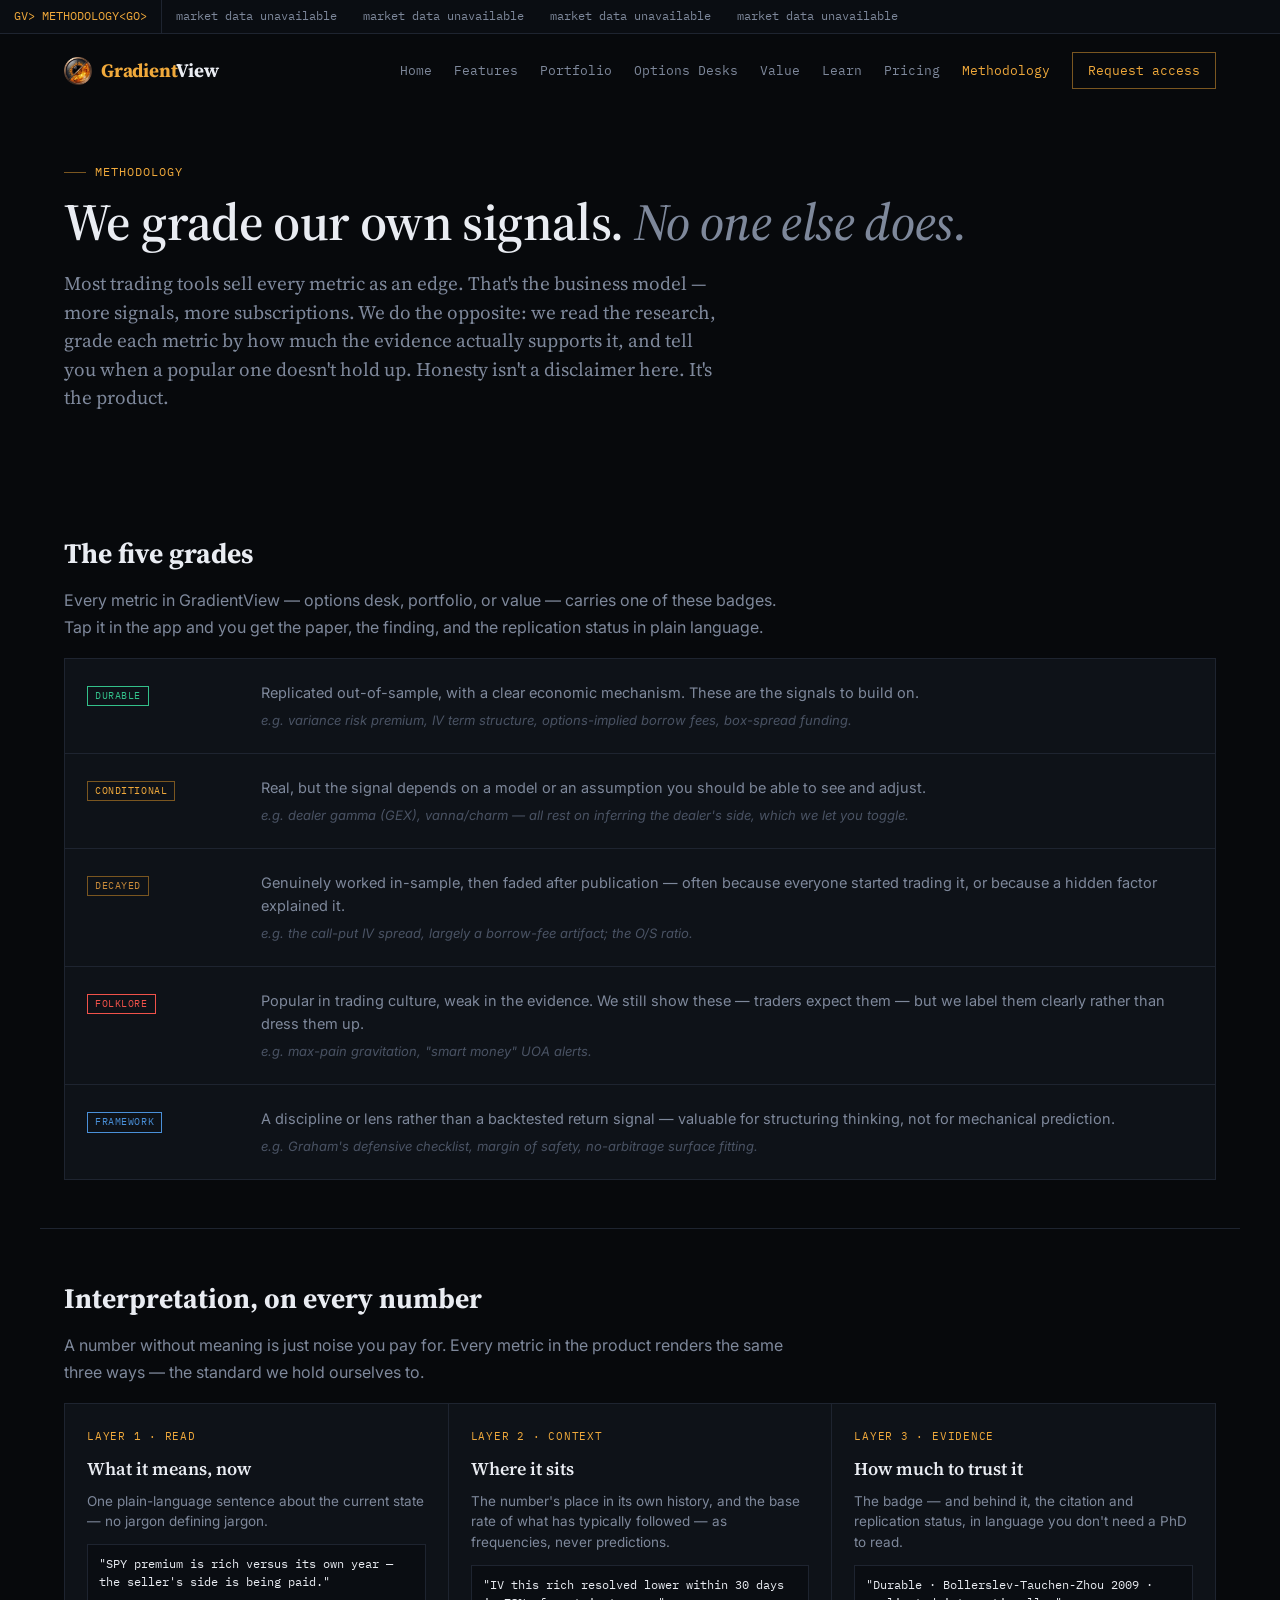
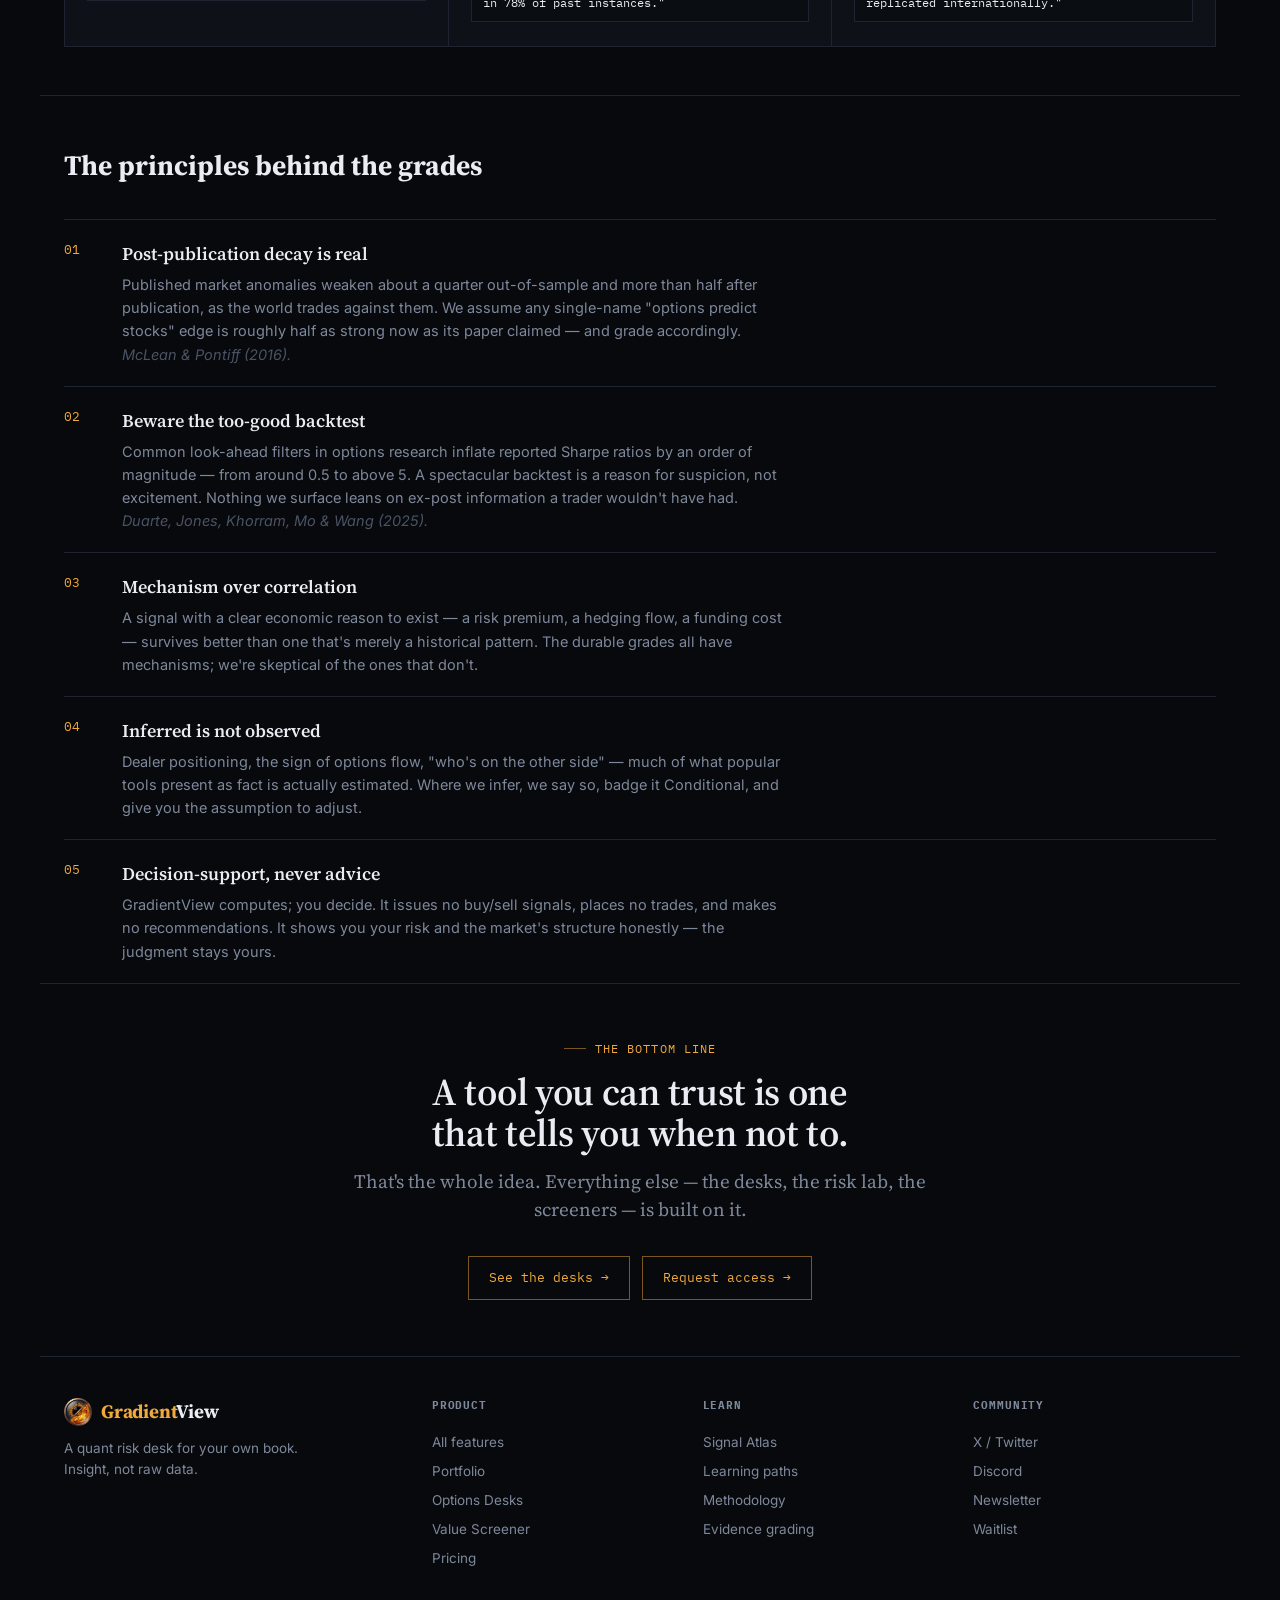
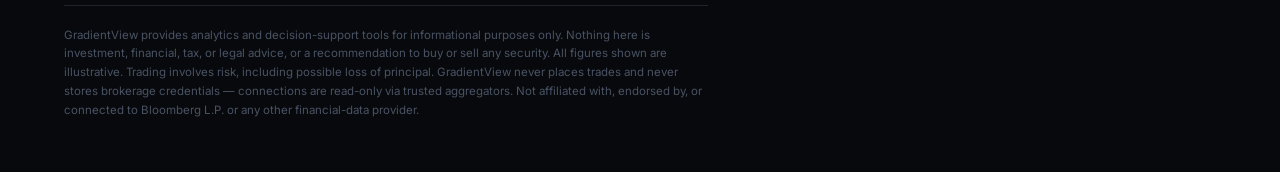
<file: methodology.html>
<!DOCTYPE html>
<html lang="en">
<head>
<meta charset="UTF-8">
<meta name="viewport" content="width=device-width, initial-scale=1.0">
<title>Methodology — GradientView</title>
<meta name="description" content="How GradientView grades its own signals — durable, conditional, decayed, folklore, framework — and why intellectual honesty is the whole positioning.">
<link rel="icon" type="image/png" href="gv-logo-eye.png">
<link rel="apple-touch-icon" href="gv-logo-eye.png">
<meta property="og:type" content="website">
<meta property="og:url" content="https://gradientview.com/methodology.html">
<meta property="og:title" content="Methodology — GradientView">
<meta property="og:description" content="How GradientView grades its own signals — durable, conditional, decayed, folklore, framework — and why intellectual honesty is the whole positioning.">
<meta property="og:image" content="https://gradientview.com/social-card.jpg">
<meta property="og:image:width" content="1200">
<meta property="og:image:height" content="654">
<meta name="twitter:card" content="summary_large_image">
<meta name="twitter:title" content="Methodology — GradientView">
<meta name="twitter:description" content="How GradientView grades its own signals — durable, conditional, decayed, folklore, framework — and why intellectual honesty is the whole positioning.">
<meta name="twitter:image" content="https://gradientview.com/social-card.jpg">
<link rel="stylesheet" href="theme.css">
<style>
  .page-hero{max-width:var(--maxw);margin:0 auto;padding:56px 24px 40px}
  .page-hero .lead{max-width:66ch}

  .msec{max-width:var(--maxw);margin:0 auto;padding:48px 24px}
  .msec+.msec{border-top:1px solid var(--line)}
  .msec h2{font-family:var(--serif);font-weight:700;font-size:28px;margin-bottom:12px}
  .msec p.body{font-size:16px;color:var(--muted);line-height:1.7;max-width:74ch;margin-bottom:16px}
  .msec p.body strong{color:var(--text);font-weight:600}

  /* grade table */
  .grades{display:grid;gap:1px;background:var(--line);border:1px solid var(--line);margin-top:8px}
  .grade{background:var(--panel);padding:22px 22px;display:grid;grid-template-columns:150px 1fr;gap:24px;align-items:start}
  .grade .gl{}
  .grade .gd{font-size:14.5px;color:var(--muted);line-height:1.6}
  .grade .gd .eg{color:var(--dim);font-style:italic;display:block;margin-top:6px;font-size:13px}

  /* three-layer interp standard */
  .std{display:grid;grid-template-columns:repeat(3,1fr);gap:1px;background:var(--line);border:1px solid var(--line);margin-top:8px}
  .stdc{background:var(--panel);padding:24px 22px}
  .stdc .sk{font-family:var(--mono);font-size:11px;letter-spacing:.07em;text-transform:uppercase;color:var(--amber);margin-bottom:10px}
  .stdc h3{font-family:var(--serif);font-weight:600;font-size:18px;margin-bottom:8px}
  .stdc p{font-size:13.5px;color:var(--muted);line-height:1.55}
  .stdc .ex{margin-top:12px;font-family:var(--mono);font-size:11.5px;color:var(--text);background:var(--panel-3);border:1px solid var(--line);padding:10px 11px;line-height:1.5}

  .principles{max-width:var(--maxw);margin:0 auto;padding:0 24px}
  .prow{display:grid;grid-template-columns:40px 1fr;gap:18px;padding:20px 0;border-top:1px solid var(--line)}
  .prow .pn{font-family:var(--mono);font-size:13px;color:var(--amber)}
  .prow h3{font-family:var(--serif);font-weight:600;font-size:18px;margin-bottom:5px}
  .prow p{font-size:14.5px;color:var(--muted);line-height:1.6;max-width:74ch}

  .m-cta{max-width:var(--maxw);margin:0 auto;padding:56px 24px;text-align:center;border-top:1px solid var(--line)}
  @media(max-width:820px){.std{grid-template-columns:1fr}.grade{grid-template-columns:1fr;gap:10px}}
</style>
</head>
<body data-theme="dark">
<script>try{var _t=localStorage.getItem('gv-theme');if(_t){document.body.setAttribute('data-theme',_t);window.__gvTheme=_t;}}catch(e){}</script>

<header class="page-hero">
  <div class="eyebrow">Methodology</div>
  <h1 class="h1">We grade our own signals. <span class="fade">No one else does.</span></h1>
  <p class="lead">Most trading tools sell every metric as an edge. That's the business model — more signals, more subscriptions. We do the opposite: we read the research, grade each metric by how much the evidence actually supports it, and tell you when a popular one doesn't hold up. Honesty isn't a disclaimer here. It's the product.</p>
</header>

<!-- THE GRADES -->
<section class="msec">
  <h2>The five grades</h2>
  <p class="body">Every metric in GradientView — options desk, portfolio, or value — carries one of these badges. Tap it in the app and you get the paper, the finding, and the replication status in plain language.</p>
  <div class="grades">
    <div class="grade"><div class="gl"><span class="badge durable">Durable</span></div><div class="gd">Replicated out-of-sample, with a clear economic mechanism. These are the signals to build on. <span class="eg">e.g. variance risk premium, IV term structure, options-implied borrow fees, box-spread funding.</span></div></div>
    <div class="grade"><div class="gl"><span class="badge conditional">Conditional</span></div><div class="gd">Real, but the signal depends on a model or an assumption you should be able to see and adjust. <span class="eg">e.g. dealer gamma (GEX), vanna/charm — all rest on inferring the dealer's side, which we let you toggle.</span></div></div>
    <div class="grade"><div class="gl"><span class="badge decayed">Decayed</span></div><div class="gd">Genuinely worked in-sample, then faded after publication — often because everyone started trading it, or because a hidden factor explained it. <span class="eg">e.g. the call-put IV spread, largely a borrow-fee artifact; the O/S ratio.</span></div></div>
    <div class="grade"><div class="gl"><span class="badge folklore">Folklore</span></div><div class="gd">Popular in trading culture, weak in the evidence. We still show these — traders expect them — but we label them clearly rather than dress them up. <span class="eg">e.g. max-pain gravitation, "smart money" UOA alerts.</span></div></div>
    <div class="grade"><div class="gl"><span class="badge framework">Framework</span></div><div class="gd">A discipline or lens rather than a backtested return signal — valuable for structuring thinking, not for mechanical prediction. <span class="eg">e.g. Graham's defensive checklist, margin of safety, no-arbitrage surface fitting.</span></div></div>
  </div>
</section>

<!-- INTERP STANDARD -->
<section class="msec">
  <h2>Interpretation, on every number</h2>
  <p class="body">A number without meaning is just noise you pay for. Every metric in the product renders the same three ways — the standard we hold ourselves to.</p>
  <div class="std">
    <div class="stdc"><div class="sk">Layer 1 · Read</div><h3>What it means, now</h3><p>One plain-language sentence about the current state — no jargon defining jargon.</p><div class="ex">"SPY premium is rich versus its own year — the seller's side is being paid."</div></div>
    <div class="stdc"><div class="sk">Layer 2 · Context</div><h3>Where it sits</h3><p>The number's place in its own history, and the base rate of what has typically followed — as frequencies, never predictions.</p><div class="ex">"IV this rich resolved lower within 30 days in 78% of past instances."</div></div>
    <div class="stdc"><div class="sk">Layer 3 · Evidence</div><h3>How much to trust it</h3><p>The badge — and behind it, the citation and replication status, in language you don't need a PhD to read.</p><div class="ex">"Durable · Bollerslev-Tauchen-Zhou 2009 · replicated internationally."</div></div>
  </div>
</section>

<!-- PRINCIPLES -->
<section class="msec" id="evidence" style="padding-bottom:20px">
  <h2>The principles behind the grades</h2>
</section>
<div class="principles">
  <div class="prow"><div class="pn">01</div><div><h3>Post-publication decay is real</h3><p>Published market anomalies weaken about a quarter out-of-sample and more than half after publication, as the world trades against them. We assume any single-name "options predict stocks" edge is roughly half as strong now as its paper claimed — and grade accordingly. <span style="color:var(--dim);font-style:italic">McLean &amp; Pontiff (2016).</span></p></div></div>
  <div class="prow"><div class="pn">02</div><div><h3>Beware the too-good backtest</h3><p>Common look-ahead filters in options research inflate reported Sharpe ratios by an order of magnitude — from around 0.5 to above 5. A spectacular backtest is a reason for suspicion, not excitement. Nothing we surface leans on ex-post information a trader wouldn't have had. <span style="color:var(--dim);font-style:italic">Duarte, Jones, Khorram, Mo &amp; Wang (2025).</span></p></div></div>
  <div class="prow"><div class="pn">03</div><div><h3>Mechanism over correlation</h3><p>A signal with a clear economic reason to exist — a risk premium, a hedging flow, a funding cost — survives better than one that's merely a historical pattern. The durable grades all have mechanisms; we're skeptical of the ones that don't.</p></div></div>
  <div class="prow"><div class="pn">04</div><div><h3>Inferred is not observed</h3><p>Dealer positioning, the sign of options flow, "who's on the other side" — much of what popular tools present as fact is actually estimated. Where we infer, we say so, badge it Conditional, and give you the assumption to adjust.</p></div></div>
  <div class="prow"><div class="pn">05</div><div><h3>Decision-support, never advice</h3><p>GradientView computes; you decide. It issues no buy/sell signals, places no trades, and makes no recommendations. It shows you your risk and the market's structure honestly — the judgment stays yours.</p></div></div>
</div>

<section class="m-cta">
  <div class="eyebrow center">The bottom line</div>
  <h2 class="h2 center">A tool you can trust is one that tells you when not to.</h2>
  <p class="lead center">That's the whole idea. Everything else — the desks, the risk lab, the screeners — is built on it.</p>
  <p><a class="btn-ghost" href="desks.html">See the desks →</a> &nbsp; <a class="btn-ghost" href="index.html#join">Request access →</a></p>
</section>

<script src="shared.js"></script>
</body>
</html>
</file>
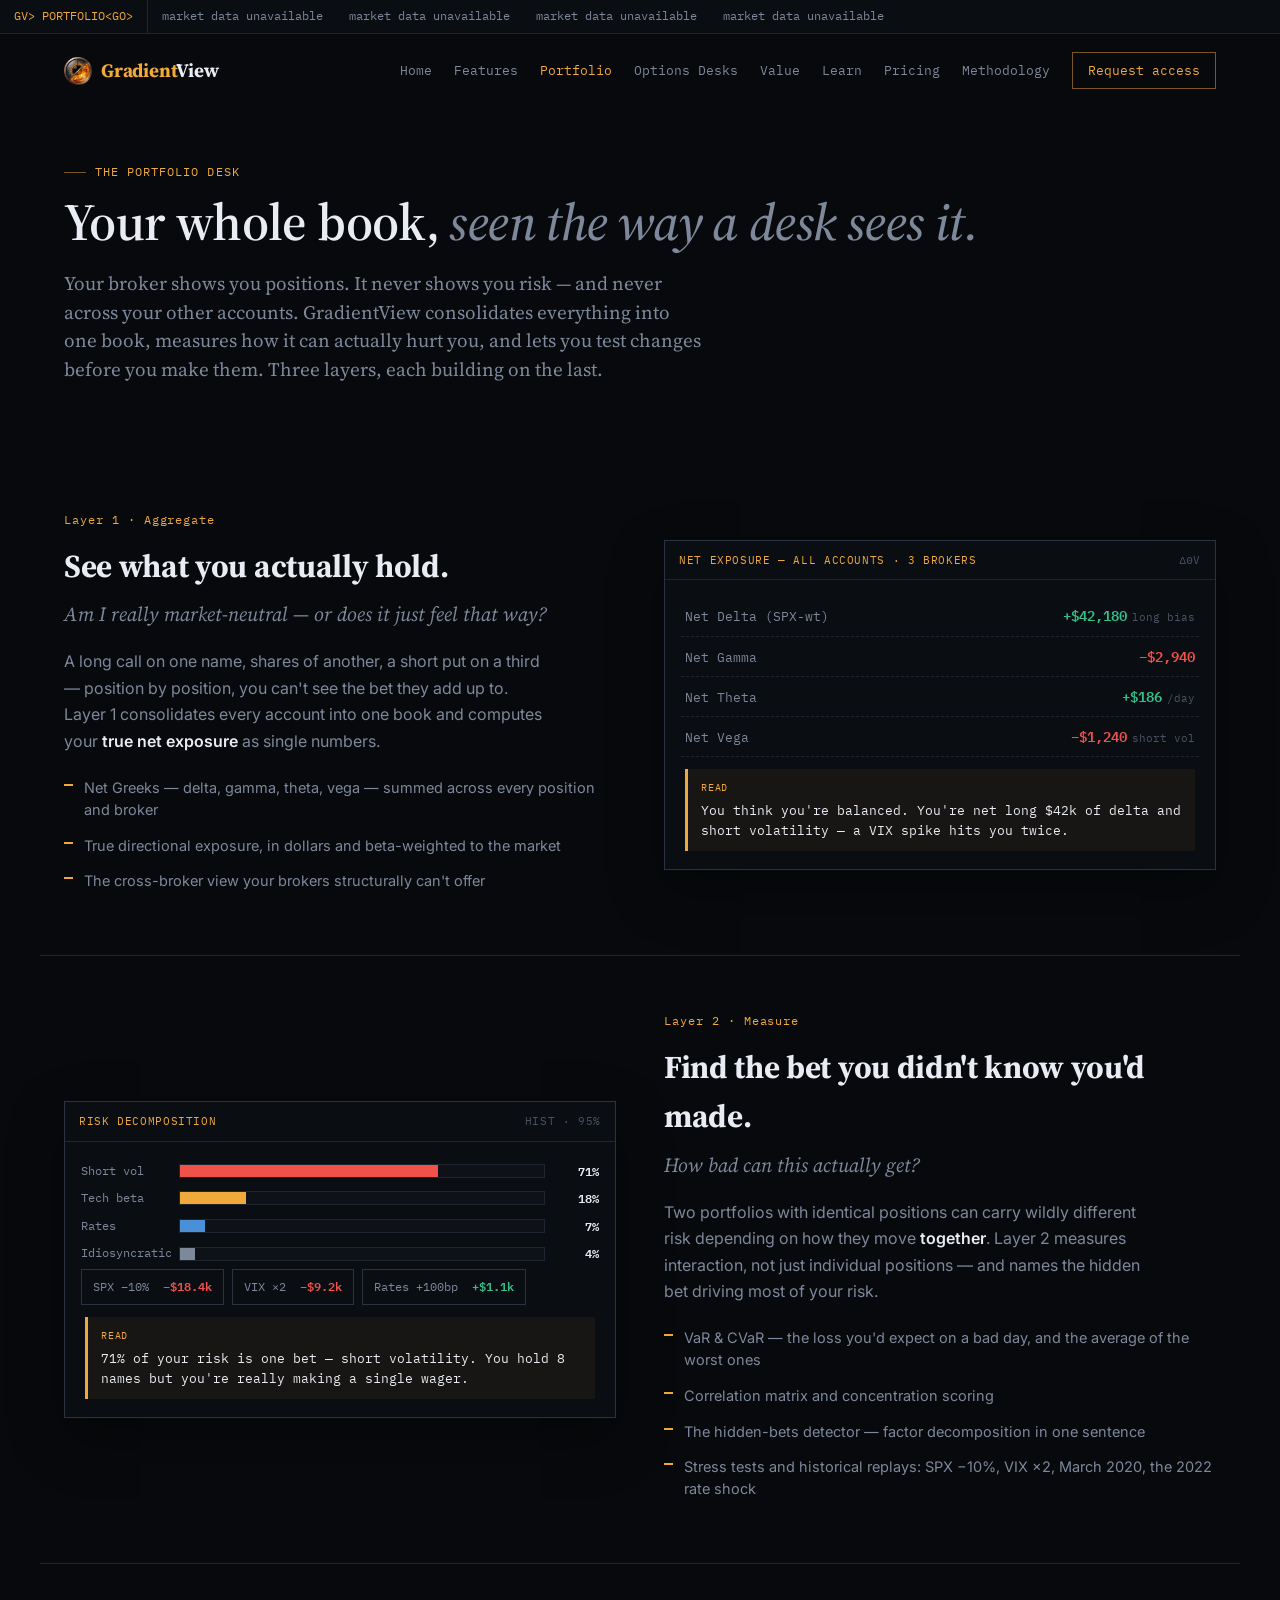
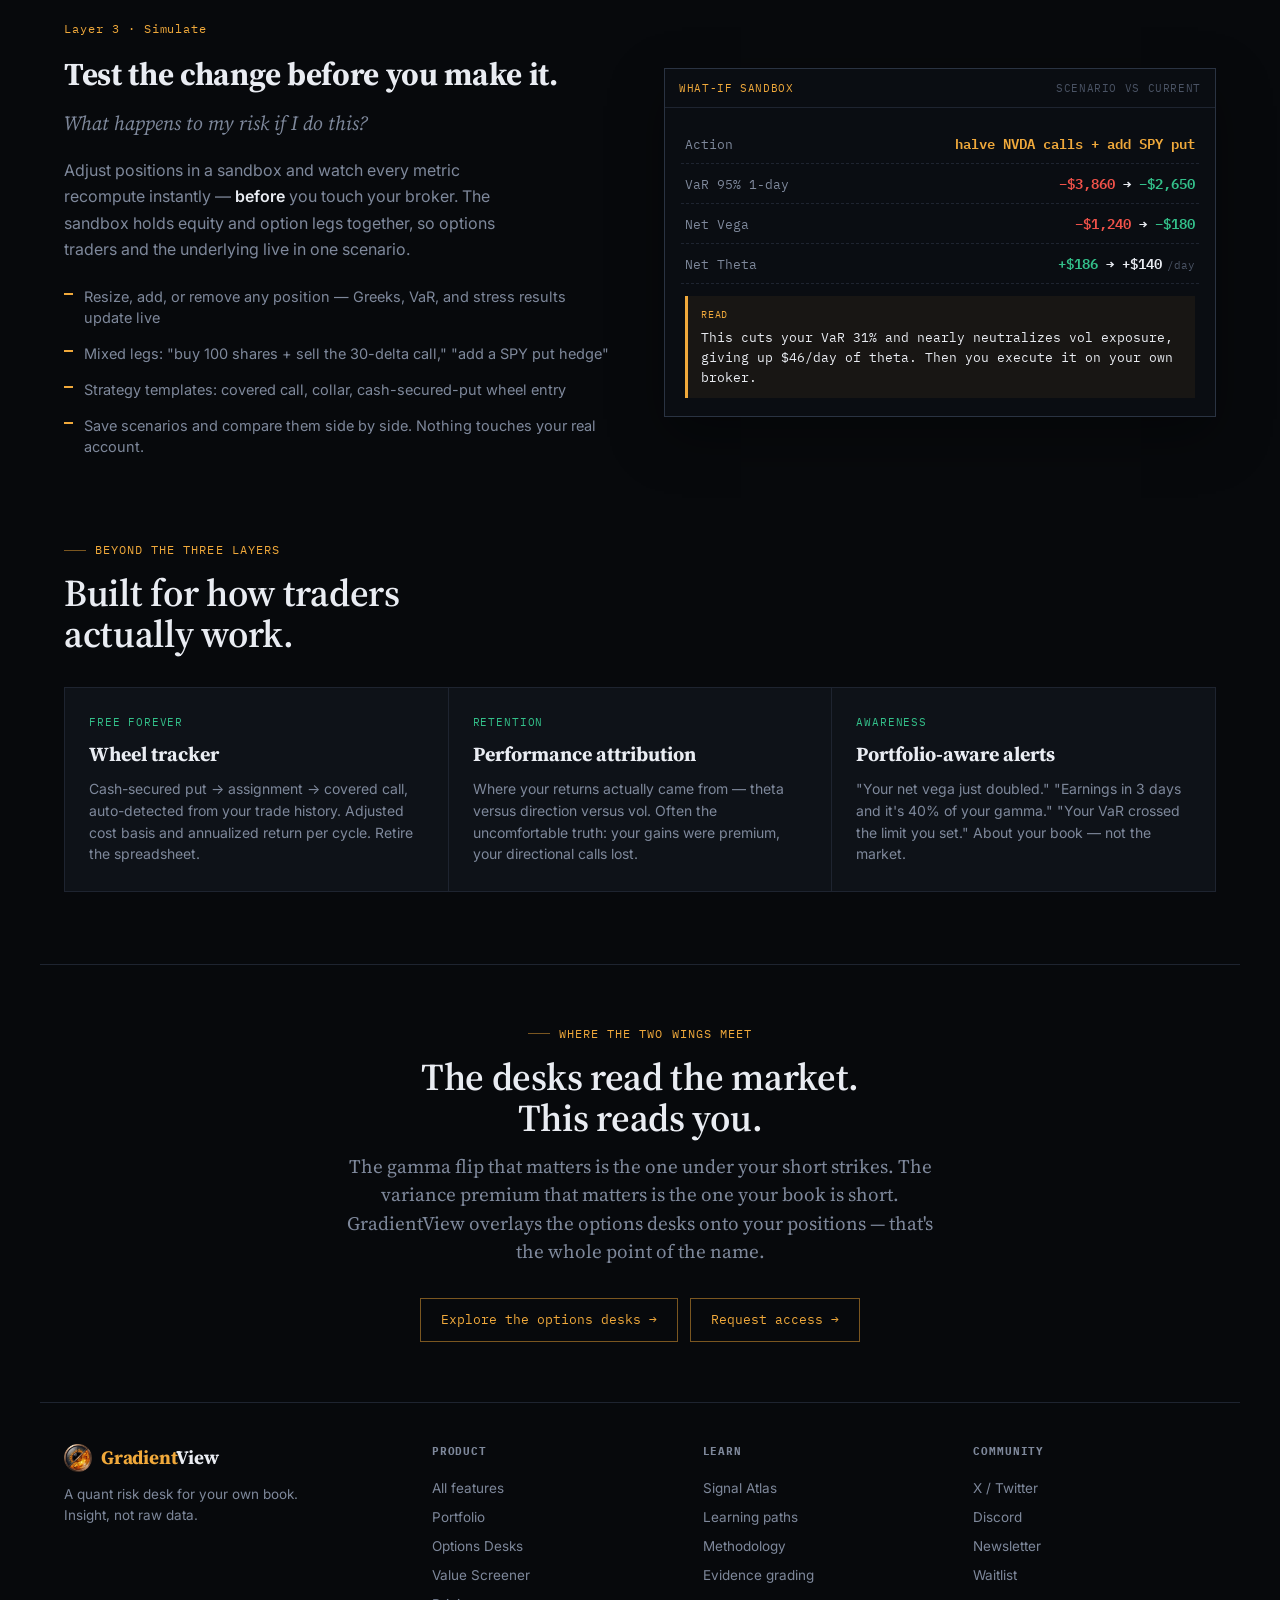
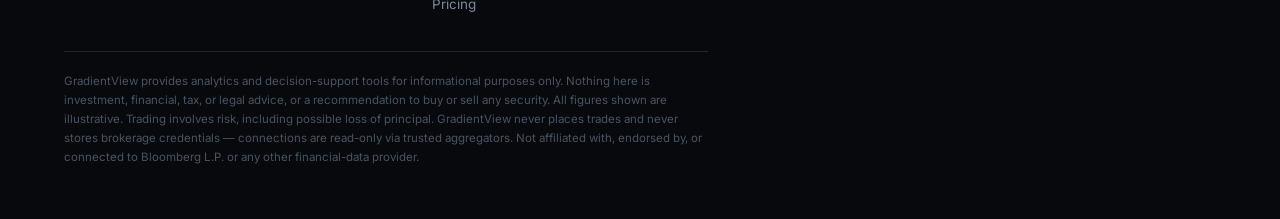
<file: portfolio.html>
<!DOCTYPE html>
<html lang="en">
<head>
<meta charset="UTF-8">
<meta name="viewport" content="width=device-width, initial-scale=1.0">
<title>Portfolio — GradientView</title>
<meta name="description" content="Aggregate every position across every broker into one book. Measure risk like a quant desk — VaR, correlations, hidden bets, stress tests — then simulate changes before you touch your broker.">
<link rel="icon" type="image/png" href="gv-logo-eye.png">
<link rel="apple-touch-icon" href="gv-logo-eye.png">
<meta property="og:type" content="website">
<meta property="og:url" content="https://gradientview.com/portfolio.html">
<meta property="og:title" content="Portfolio — GradientView">
<meta property="og:description" content="Aggregate every position across every broker into one book. Measure risk like a quant desk — VaR, correlations, hidden bets, stress tests — then simulate changes before you touch your broker.">
<meta property="og:image" content="https://gradientview.com/social-card.jpg">
<meta property="og:image:width" content="1200">
<meta property="og:image:height" content="654">
<meta name="twitter:card" content="summary_large_image">
<meta name="twitter:title" content="Portfolio — GradientView">
<meta name="twitter:description" content="Aggregate every position across every broker into one book. Measure risk like a quant desk — VaR, correlations, hidden bets, stress tests — then simulate changes before you touch your broker.">
<meta name="twitter:image" content="https://gradientview.com/social-card.jpg">
<link rel="stylesheet" href="theme.css">
<style>
  .page-hero{max-width:var(--maxw);margin:0 auto;padding:56px 24px 40px}
  .page-hero .lead{max-width:64ch}

  /* layer block */
  .layer-block{max-width:var(--maxw);margin:0 auto;padding:56px 24px}
  .layer-block+.layer-block{border-top:1px solid var(--line)}
  .layer-grid{display:grid;grid-template-columns:1fr 1fr;gap:48px;align-items:center}
  .layer-block:nth-of-type(even) .lg-text{order:2}
  .layer-block:nth-of-type(even) .lg-viz{order:1}
  .lg-tag{font-family:var(--mono);font-size:12px;color:var(--amber);letter-spacing:.08em;margin-bottom:12px}
  .layer-block h2{font-family:var(--serif);font-weight:700;font-size:32px;letter-spacing:-.01em;margin-bottom:8px}
  .lg-q{font-family:var(--serif);font-style:italic;font-size:20px;color:var(--muted);margin-bottom:18px}
  .lg-text p{font-size:16px;color:var(--muted);line-height:1.65;margin-bottom:16px;max-width:48ch}
  .lg-text p strong{color:var(--text);font-weight:600}
  .lg-list{list-style:none;margin-top:6px}
  .lg-list li{font-size:14.5px;color:var(--muted);padding:7px 0 7px 20px;position:relative;line-height:1.5}
  .lg-list li::before{content:"";position:absolute;left:0;top:14px;width:9px;height:2px;background:var(--amber)}

  /* viz panel */
  .lg-viz{background:var(--panel-3);border:1px solid var(--line-2);box-shadow:0 20px 50px rgba(0,0,0,.35);min-height:300px;position:relative}
  [data-theme="light"] .lg-viz{box-shadow:0 16px 40px rgba(20,20,20,.10)}
  .vzh{font-family:var(--mono);font-size:10.5px;letter-spacing:.06em;text-transform:uppercase;color:var(--amber);padding:11px 14px;border-bottom:1px solid var(--line);display:flex;justify-content:space-between}
  .vzh .src{color:var(--dim)}
  .vzb{padding:16px}
  .vrow{display:flex;justify-content:space-between;align-items:baseline;font-family:var(--mono);padding:8px 4px;border-bottom:1px dashed var(--line);font-size:14px}
  .vrow:last-child{border-bottom:none}
  .vrow .k{color:var(--muted);font-size:13px}
  .vrow .v{font-weight:600;font-variant-numeric:tabular-nums}
  .vrow .v small{color:var(--dim);font-weight:400;font-size:11px;margin-left:5px}
  .vint{margin:12px 4px 2px;border-left:3px solid var(--amber);background:rgba(240,169,59,.06);padding:11px 13px;font-family:var(--mono);font-size:12.5px;line-height:1.6;color:var(--text)}
  .vint .t{color:var(--amber);font-size:10px;letter-spacing:.08em;text-transform:uppercase;display:block;margin-bottom:4px}

  /* mini bar viz for hidden bets */
  .hb{display:flex;flex-direction:column;gap:9px;margin-top:4px}
  .hb-row{display:grid;grid-template-columns:88px 1fr 44px;gap:10px;align-items:center;font-family:var(--mono);font-size:12px}
  .hb-row .hl{color:var(--muted)}
  .hb-track{height:14px;background:var(--panel);border:1px solid var(--line)}
  .hb-fill{height:100%}
  .hb-row .hv{text-align:right;color:var(--text);font-weight:600}

  /* stress chips */
  .schips{display:flex;flex-wrap:wrap;gap:8px;margin-top:6px}
  .schip{font-family:var(--mono);font-size:12px;color:var(--muted);border:1px solid var(--line-2);padding:7px 11px}
  .schip b{margin-left:7px;font-weight:600}

  /* feature strip */
  .feat-strip{max-width:var(--maxw);margin:0 auto;padding:20px 24px 72px}
  .feat-grid{display:grid;grid-template-columns:repeat(3,1fr);gap:1px;background:var(--line);border:1px solid var(--line)}
  .feat{background:var(--panel);padding:26px 24px}
  .feat .fk{font-family:var(--mono);font-size:10.5px;letter-spacing:.08em;text-transform:uppercase;color:var(--up);margin-bottom:9px}
  .feat h3{font-family:var(--serif);font-weight:700;font-size:20px;margin-bottom:8px}
  .feat p{font-size:14px;color:var(--muted);line-height:1.55}

  .p-cta{max-width:var(--maxw);margin:0 auto;padding:60px 24px;text-align:center;border-top:1px solid var(--line)}

  @media(max-width:860px){
    .layer-grid{grid-template-columns:1fr;gap:28px}
    .layer-block:nth-of-type(even) .lg-text{order:1}
    .layer-block:nth-of-type(even) .lg-viz{order:2}
    .feat-grid{grid-template-columns:1fr}
  }
</style>
</head>
<body data-theme="dark">
<script>try{var _t=localStorage.getItem('gv-theme');if(_t){document.body.setAttribute('data-theme',_t);window.__gvTheme=_t;}}catch(e){}</script>

<header class="page-hero">
  <div class="eyebrow">The portfolio desk</div>
  <h1 class="h1">Your whole book, <span class="fade">seen the way a desk sees it.</span></h1>
  <p class="lead">Your broker shows you positions. It never shows you risk — and never across your other accounts. GradientView consolidates everything into one book, measures how it can actually hurt you, and lets you test changes before you make them. Three layers, each building on the last.</p>
</header>

<!-- LAYER 1 -->
<section class="layer-block">
  <div class="layer-grid">
    <div class="lg-text">
      <div class="lg-tag">Layer 1 · Aggregate</div>
      <h2>See what you actually hold.</h2>
      <div class="lg-q">Am I really market-neutral — or does it just feel that way?</div>
      <p>A long call on one name, shares of another, a short put on a third — position by position, you can't see the bet they add up to. Layer 1 consolidates every account into one book and computes your <strong>true net exposure</strong> as single numbers.</p>
      <ul class="lg-list">
        <li>Net Greeks — delta, gamma, theta, vega — summed across every position and broker</li>
        <li>True directional exposure, in dollars and beta-weighted to the market</li>
        <li>The cross-broker view your brokers structurally can't offer</li>
      </ul>
    </div>
    <div class="lg-viz">
      <div class="vzh"><span>Net exposure — all accounts · 3 brokers</span><span class="src">ΔΘV</span></div>
      <div class="vzb">
        <div class="vrow"><span class="k">Net Delta (SPX-wt)</span><span class="v up">+$42,180<small>long bias</small></span></div>
        <div class="vrow"><span class="k">Net Gamma</span><span class="v down">−$2,940</span></div>
        <div class="vrow"><span class="k">Net Theta</span><span class="v up">+$186<small>/day</small></span></div>
        <div class="vrow"><span class="k">Net Vega</span><span class="v down">−$1,240<small>short vol</small></span></div>
        <div class="vint"><span class="t">Read</span>You think you're balanced. You're net long $42k of delta and short volatility — a VIX spike hits you twice.</div>
      </div>
    </div>
  </div>
</section>

<!-- LAYER 2 -->
<section class="layer-block">
  <div class="layer-grid">
    <div class="lg-text">
      <div class="lg-tag">Layer 2 · Measure</div>
      <h2>Find the bet you didn't know you'd made.</h2>
      <div class="lg-q">How bad can this actually get?</div>
      <p>Two portfolios with identical positions can carry wildly different risk depending on how they move <strong>together</strong>. Layer 2 measures interaction, not just individual positions — and names the hidden bet driving most of your risk.</p>
      <ul class="lg-list">
        <li>VaR &amp; CVaR — the loss you'd expect on a bad day, and the average of the worst ones</li>
        <li>Correlation matrix and concentration scoring</li>
        <li>The hidden-bets detector — factor decomposition in one sentence</li>
        <li>Stress tests and historical replays: SPX −10%, VIX ×2, March 2020, the 2022 rate shock</li>
      </ul>
    </div>
    <div class="lg-viz">
      <div class="vzh"><span>Risk decomposition</span><span class="src">hist · 95%</span></div>
      <div class="vzb">
        <div class="hb">
          <div class="hb-row"><span class="hl">Short vol</span><div class="hb-track"><div class="hb-fill" style="width:71%;background:var(--down)"></div></div><span class="hv">71%</span></div>
          <div class="hb-row"><span class="hl">Tech beta</span><div class="hb-track"><div class="hb-fill" style="width:18%;background:var(--amber)"></div></div><span class="hv">18%</span></div>
          <div class="hb-row"><span class="hl">Rates</span><div class="hb-track"><div class="hb-fill" style="width:7%;background:var(--blue)"></div></div><span class="hv">7%</span></div>
          <div class="hb-row"><span class="hl">Idiosyncratic</span><div class="hb-track"><div class="hb-fill" style="width:4%;background:var(--muted)"></div></div><span class="hv">4%</span></div>
        </div>
        <div class="schips">
          <span class="schip">SPX −10% <b class="down">−$18.4k</b></span>
          <span class="schip">VIX ×2 <b class="down">−$9.2k</b></span>
          <span class="schip">Rates +100bp <b class="up">+$1.1k</b></span>
        </div>
        <div class="vint"><span class="t">Read</span>71% of your risk is one bet — short volatility. You hold 8 names but you're really making a single wager.</div>
      </div>
    </div>
  </div>
</section>

<!-- LAYER 3 -->
<section class="layer-block">
  <div class="layer-grid">
    <div class="lg-text">
      <div class="lg-tag">Layer 3 · Simulate</div>
      <h2>Test the change before you make it.</h2>
      <div class="lg-q">What happens to my risk if I do this?</div>
      <p>Adjust positions in a sandbox and watch every metric recompute instantly — <strong>before</strong> you touch your broker. The sandbox holds equity and option legs together, so options traders and the underlying live in one scenario.</p>
      <ul class="lg-list">
        <li>Resize, add, or remove any position — Greeks, VaR, and stress results update live</li>
        <li>Mixed legs: "buy 100 shares + sell the 30-delta call," "add a SPY put hedge"</li>
        <li>Strategy templates: covered call, collar, cash-secured-put wheel entry</li>
        <li>Save scenarios and compare them side by side. Nothing touches your real account.</li>
      </ul>
    </div>
    <div class="lg-viz">
      <div class="vzh"><span>What-if sandbox</span><span class="src">scenario vs current</span></div>
      <div class="vzb">
        <div class="vrow"><span class="k">Action</span><span class="v amber">halve NVDA calls + add SPY put</span></div>
        <div class="vrow"><span class="k">VaR 95% 1-day</span><span class="v"><span class="down">−$3,860</span> → <span class="up">−$2,650</span></span></div>
        <div class="vrow"><span class="k">Net Vega</span><span class="v"><span class="down">−$1,240</span> → <span class="up">−$180</span></span></div>
        <div class="vrow"><span class="k">Net Theta</span><span class="v"><span class="up">+$186</span> → +$140<small>/day</small></span></div>
        <div class="vint"><span class="t">Read</span>This cuts your VaR 31% and nearly neutralizes vol exposure, giving up $46/day of theta. Then you execute it on your own broker.</div>
      </div>
    </div>
  </div>
</section>

<!-- feature strip -->
<section class="feat-strip">
  <div class="eyebrow">Beyond the three layers</div>
  <h2 class="h2" style="margin-bottom:32px">Built for how traders actually work.</h2>
  <div class="feat-grid">
    <div class="feat">
      <div class="fk">Free forever</div>
      <h3>Wheel tracker</h3>
      <p>Cash-secured put → assignment → covered call, auto-detected from your trade history. Adjusted cost basis and annualized return per cycle. Retire the spreadsheet.</p>
    </div>
    <div class="feat">
      <div class="fk">Retention</div>
      <h3>Performance attribution</h3>
      <p>Where your returns actually came from — theta versus direction versus vol. Often the uncomfortable truth: your gains were premium, your directional calls lost.</p>
    </div>
    <div class="feat">
      <div class="fk">Awareness</div>
      <h3>Portfolio-aware alerts</h3>
      <p>"Your net vega just doubled." "Earnings in 3 days and it's 40% of your gamma." "Your VaR crossed the limit you set." About your book — not the market.</p>
    </div>
  </div>
</section>

<section class="p-cta">
  <div class="eyebrow center">Where the two wings meet</div>
  <h2 class="h2 center">The desks read the market. This reads you.</h2>
  <p class="lead center">The gamma flip that matters is the one under your short strikes. The variance premium that matters is the one your book is short. GradientView overlays the options desks onto your positions — that's the whole point of the name.</p>
  <p><a class="btn-ghost" href="desks.html">Explore the options desks →</a> &nbsp; <a class="btn-ghost" href="index.html#join">Request access →</a></p>
</section>

<script src="shared.js"></script>
</body>
</html>
</file>
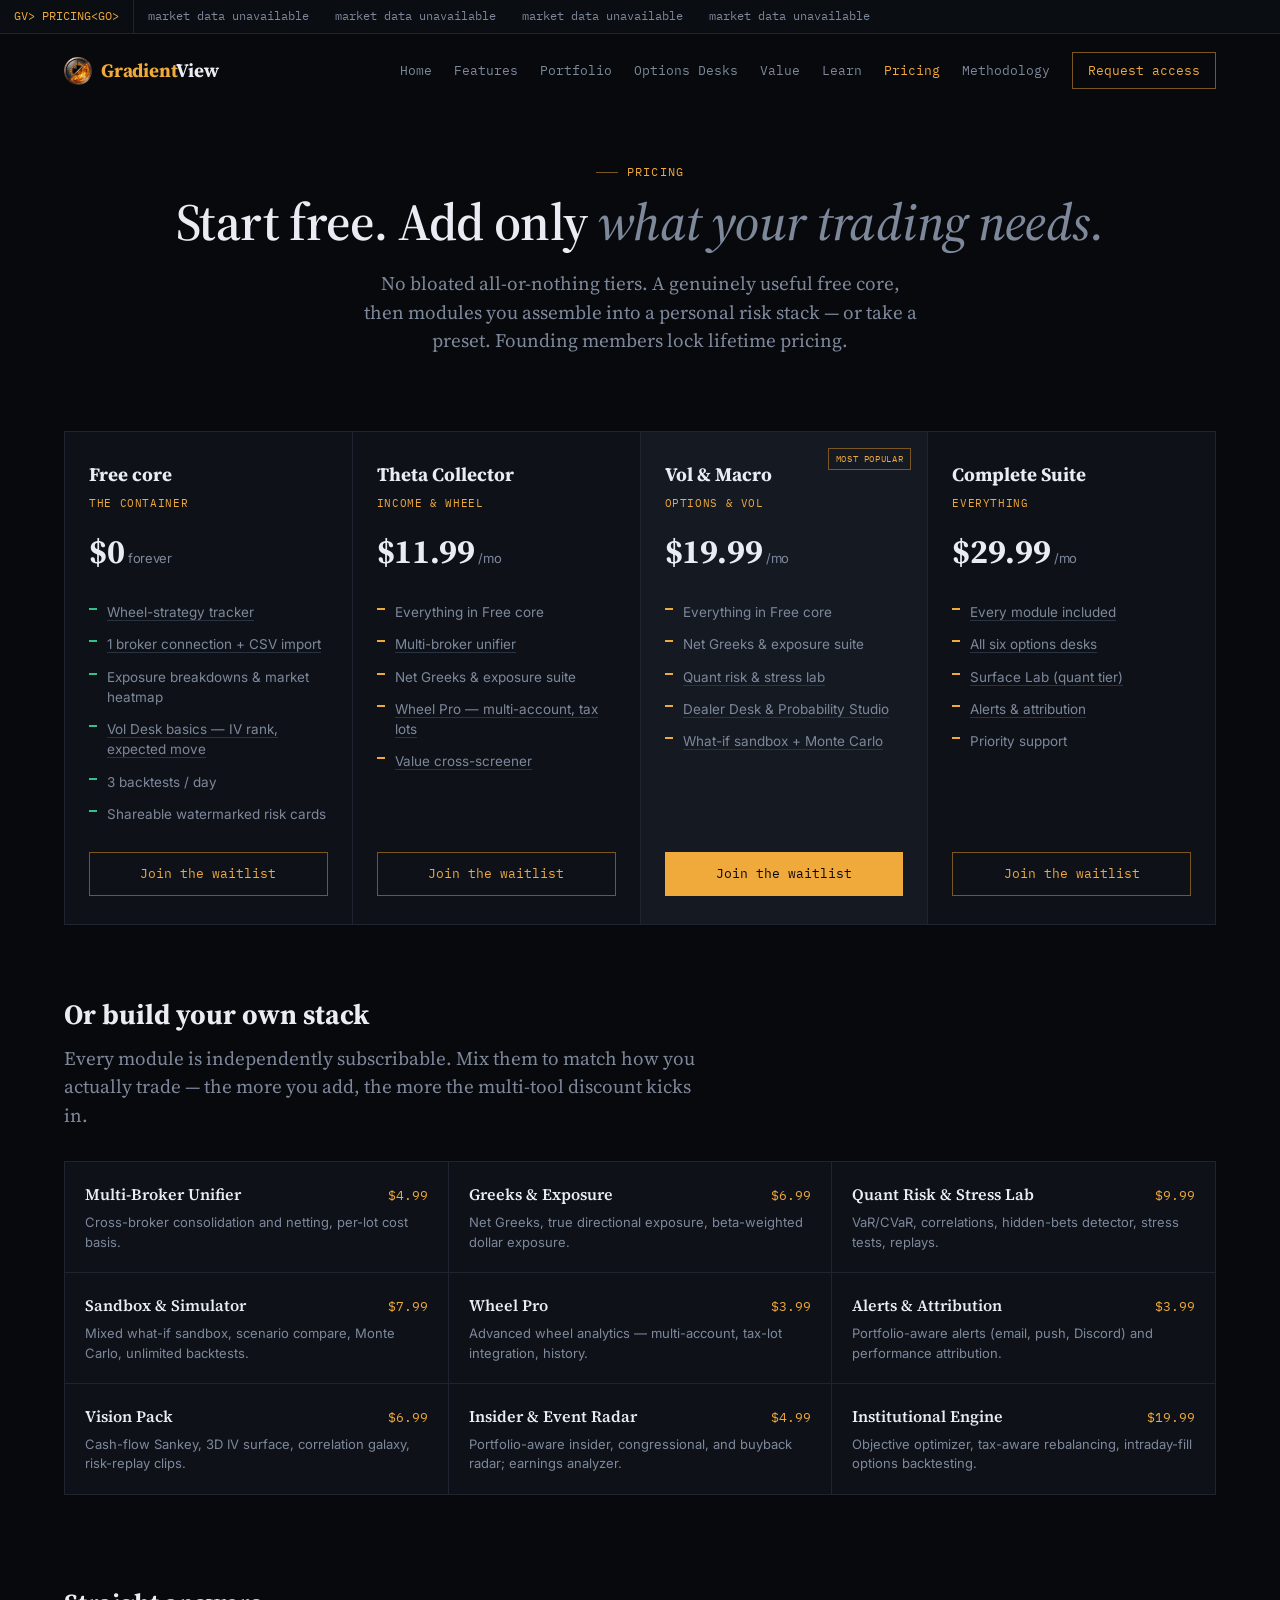
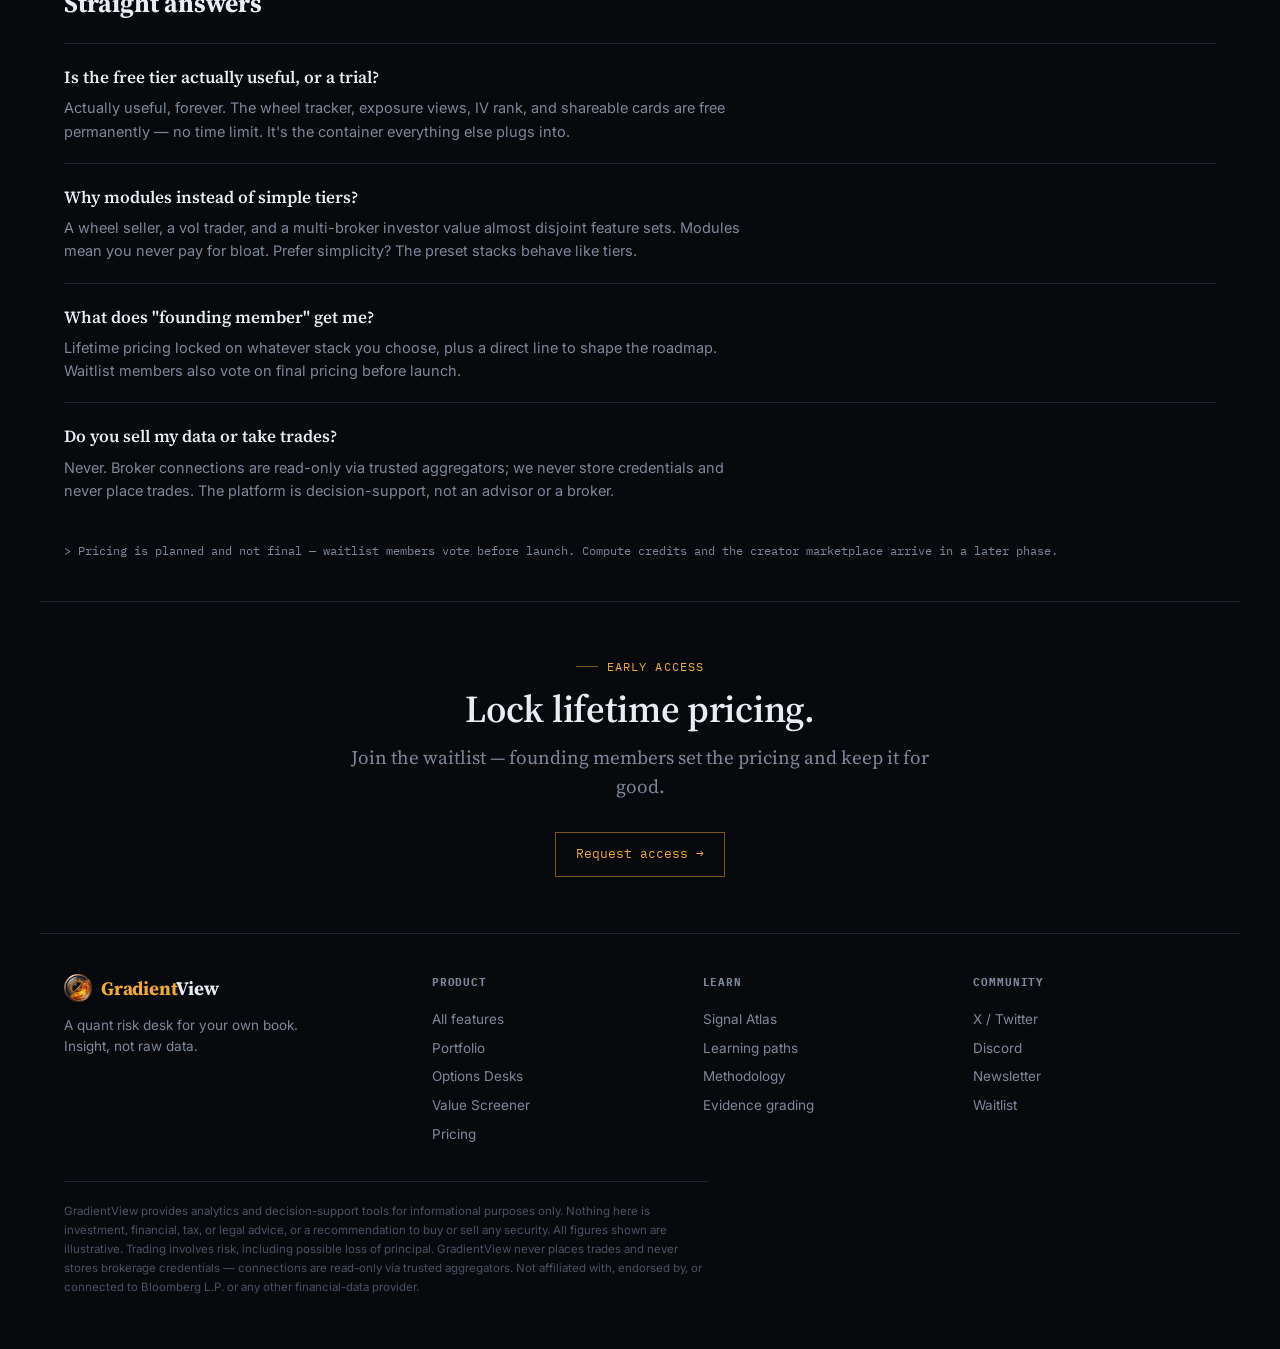
<file: pricing.html>
<!DOCTYPE html>
<html lang="en">
<head>
<meta charset="UTF-8">
<meta name="viewport" content="width=device-width, initial-scale=1.0">
<title>Pricing — GradientView</title>
<meta name="description" content="Start free forever. Add only the modules your trading needs, or take a preset stack. Founding members lock lifetime pricing.">
<link rel="icon" type="image/png" href="gv-logo-eye.png">
<link rel="apple-touch-icon" href="gv-logo-eye.png">
<meta property="og:type" content="website">
<meta property="og:url" content="https://gradientview.com/pricing.html">
<meta property="og:title" content="Pricing — GradientView">
<meta property="og:description" content="Start free forever. Add only the modules your trading needs, or take a preset stack. Founding members lock lifetime pricing.">
<meta property="og:image" content="https://gradientview.com/social-card.jpg">
<meta property="og:image:width" content="1200">
<meta property="og:image:height" content="654">
<meta name="twitter:card" content="summary_large_image">
<meta name="twitter:title" content="Pricing — GradientView">
<meta name="twitter:description" content="Start free forever. Add only the modules your trading needs, or take a preset stack. Founding members lock lifetime pricing.">
<meta name="twitter:image" content="https://gradientview.com/social-card.jpg">
<link rel="stylesheet" href="theme.css">
<style>
  .page-hero{max-width:var(--maxw);margin:0 auto;padding:56px 24px 36px;text-align:center}
  .page-hero .lead{max-width:56ch;margin-left:auto;margin-right:auto}

  .plans{max-width:var(--maxw);margin:0 auto;padding:8px 24px 20px}
  .plans-grid{display:grid;grid-template-columns:repeat(4,1fr);gap:1px;background:var(--line);border:1px solid var(--line)}
  .plan{background:var(--panel);padding:28px 24px;display:flex;flex-direction:column;position:relative}
  .plan.hi{background:var(--panel-2)}
  .plan.hi::after{content:"most popular";position:absolute;top:16px;right:16px;font-family:var(--mono);font-size:9px;letter-spacing:.07em;text-transform:uppercase;color:var(--amber);border:1px solid var(--amber-dim);padding:3px 7px}
  .plan .pname{font-family:var(--serif);font-weight:700;font-size:19px}
  .plan .ptag{font-family:var(--mono);font-size:10.5px;letter-spacing:.06em;text-transform:uppercase;color:var(--amber);margin:6px 0 14px}
  .plan .price{font-family:var(--serif);font-size:34px;font-weight:700;letter-spacing:-.01em}
  .plan .price small{font-size:13px;color:var(--muted);font-weight:400;font-family:var(--sans)}
  .plan ul{list-style:none;margin:18px 0 22px;flex:1}
  .plan li{font-size:13.5px;color:var(--muted);padding:6px 0 6px 18px;position:relative;line-height:1.5}
  .plan li::before{content:"";position:absolute;left:0;top:12px;width:8px;height:2px;background:var(--amber)}
  .plan li a{border-bottom:1px solid var(--line-2);transition:color .15s,border-color .15s}
  .plan li a:hover{color:var(--amber-text);border-color:var(--amber-dim)}
  .plan.free li::before{background:var(--up)}
  .plan .pcta{font-family:var(--mono);font-size:12.5px;text-align:center;padding:11px;border:1px solid var(--amber-dim);color:var(--amber);transition:background .15s,color .15s}
  .plan .pcta:hover{background:var(--amber);color:#07090C}
  .plan.hi .pcta{background:var(--amber);color:#07090C;border-color:var(--amber)}

  .modules{max-width:var(--maxw);margin:0 auto;padding:48px 24px}
  .modules h2{font-family:var(--serif);font-weight:700;font-size:28px;margin-bottom:8px}
  .mod-grid{display:grid;grid-template-columns:repeat(3,1fr);gap:1px;background:var(--line);border:1px solid var(--line);margin-top:24px}
  .mod{background:var(--panel);padding:20px 20px}
  .mod .mtop{display:flex;justify-content:space-between;align-items:baseline;margin-bottom:6px}
  .mod .mn{font-family:var(--serif);font-weight:600;font-size:16px}
  .mod .mp{font-family:var(--mono);font-size:13px;color:var(--amber)}
  .mod p{font-size:13px;color:var(--muted);line-height:1.5}

  .faq{max-width:var(--maxw);margin:0 auto;padding:40px 24px 20px}
  .faq h2{font-family:var(--serif);font-weight:700;font-size:26px;margin-bottom:20px}
  .faq-item{border-top:1px solid var(--line);padding:20px 0}
  .faq-item h3{font-family:var(--serif);font-weight:600;font-size:17px;margin-bottom:6px}
  .faq-item p{font-size:14.5px;color:var(--muted);line-height:1.6;max-width:76ch}

  .price-note{max-width:var(--maxw);margin:0 auto;padding:0 24px 40px;font-family:var(--mono);font-size:12px;color:var(--muted)}
  .p-cta{max-width:var(--maxw);margin:0 auto;padding:56px 24px;text-align:center;border-top:1px solid var(--line)}

  @media(max-width:860px){.plans-grid{grid-template-columns:1fr 1fr}.mod-grid{grid-template-columns:1fr}}
  @media(max-width:520px){.plans-grid{grid-template-columns:1fr}}
</style>
</head>
<body data-theme="dark">
<script>try{var _t=localStorage.getItem('gv-theme');if(_t){document.body.setAttribute('data-theme',_t);window.__gvTheme=_t;}}catch(e){}</script>

<header class="page-hero">
  <div class="eyebrow center">Pricing</div>
  <h1 class="h1">Start free. Add only <span class="fade">what your trading needs.</span></h1>
  <p class="lead">No bloated all-or-nothing tiers. A genuinely useful free core, then modules you assemble into a personal risk stack — or take a preset. Founding members lock lifetime pricing.</p>
</header>

<section class="plans">
  <div class="plans-grid">
    <div class="plan free">
      <div class="pname">Free core</div>
      <div class="ptag">The container</div>
      <div class="price">$0<small> forever</small></div>
      <ul>
        <li><a href="features.html#income">Wheel-strategy tracker</a></li>
        <li><a href="features.html#portfolio">1 broker connection + CSV import</a></li>
        <li>Exposure breakdowns &amp; market heatmap</li>
        <li><a href="features.html#desks">Vol Desk basics — IV rank, expected move</a></li>
        <li>3 backtests / day</li>
        <li>Shareable watermarked risk cards</li>
      </ul>
      <a class="pcta" href="index.html#join">Join the waitlist</a>
    </div>
    <div class="plan">
      <div class="pname">Theta Collector</div>
      <div class="ptag">Income &amp; wheel</div>
      <div class="price">$11.99<small> /mo</small></div>
      <ul>
        <li>Everything in Free core</li>
        <li><a href="features.html#portfolio">Multi-broker unifier</a></li>
        <li>Net Greeks &amp; exposure suite</li>
        <li><a href="features.html#income">Wheel Pro — multi-account, tax lots</a></li>
        <li><a href="features.html#screeners">Value cross-screener</a></li>
      </ul>
      <a class="pcta" href="index.html#join">Join the waitlist</a>
    </div>
    <div class="plan hi">
      <div class="pname">Vol &amp; Macro</div>
      <div class="ptag">Options &amp; vol</div>
      <div class="price">$19.99<small> /mo</small></div>
      <ul>
        <li>Everything in Free core</li>
        <li>Net Greeks &amp; exposure suite</li>
        <li><a href="features.html#portfolio">Quant risk &amp; stress lab</a></li>
        <li><a href="features.html#desks">Dealer Desk &amp; Probability Studio</a></li>
        <li><a href="features.html#modeling">What-if sandbox + Monte Carlo</a></li>
      </ul>
      <a class="pcta" href="index.html#join">Join the waitlist</a>
    </div>
    <div class="plan">
      <div class="pname">Complete Suite</div>
      <div class="ptag">Everything</div>
      <div class="price">$29.99<small> /mo</small></div>
      <ul>
        <li><a href="features.html">Every module included</a></li>
        <li><a href="features.html#desks">All six options desks</a></li>
        <li><a href="desks.html#surface">Surface Lab (quant tier)</a></li>
        <li><a href="features.html#portfolio">Alerts &amp; attribution</a></li>
        <li>Priority support</li>
      </ul>
      <a class="pcta" href="index.html#join">Join the waitlist</a>
    </div>
  </div>
</section>

<section class="modules">
  <h2>Or build your own stack</h2>
  <p class="lead" style="max-width:64ch">Every module is independently subscribable. Mix them to match how you actually trade — the more you add, the more the multi-tool discount kicks in.</p>
  <div class="mod-grid">
    <div class="mod"><div class="mtop"><span class="mn">Multi-Broker Unifier</span><span class="mp">$4.99</span></div><p>Cross-broker consolidation and netting, per-lot cost basis.</p></div>
    <div class="mod"><div class="mtop"><span class="mn">Greeks &amp; Exposure</span><span class="mp">$6.99</span></div><p>Net Greeks, true directional exposure, beta-weighted dollar exposure.</p></div>
    <div class="mod"><div class="mtop"><span class="mn">Quant Risk &amp; Stress Lab</span><span class="mp">$9.99</span></div><p>VaR/CVaR, correlations, hidden-bets detector, stress tests, replays.</p></div>
    <div class="mod"><div class="mtop"><span class="mn">Sandbox &amp; Simulator</span><span class="mp">$7.99</span></div><p>Mixed what-if sandbox, scenario compare, Monte Carlo, unlimited backtests.</p></div>
    <div class="mod"><div class="mtop"><span class="mn">Wheel Pro</span><span class="mp">$3.99</span></div><p>Advanced wheel analytics — multi-account, tax-lot integration, history.</p></div>
    <div class="mod"><div class="mtop"><span class="mn">Alerts &amp; Attribution</span><span class="mp">$3.99</span></div><p>Portfolio-aware alerts (email, push, Discord) and performance attribution.</p></div>
    <div class="mod"><div class="mtop"><span class="mn">Vision Pack</span><span class="mp">$6.99</span></div><p>Cash-flow Sankey, 3D IV surface, correlation galaxy, risk-replay clips.</p></div>
    <div class="mod"><div class="mtop"><span class="mn">Insider &amp; Event Radar</span><span class="mp">$4.99</span></div><p>Portfolio-aware insider, congressional, and buyback radar; earnings analyzer.</p></div>
    <div class="mod"><div class="mtop"><span class="mn">Institutional Engine</span><span class="mp">$19.99</span></div><p>Objective optimizer, tax-aware rebalancing, intraday-fill options backtesting.</p></div>
  </div>
</section>

<section class="faq">
  <h2>Straight answers</h2>
  <div class="faq-item"><h3>Is the free tier actually useful, or a trial?</h3><p>Actually useful, forever. The wheel tracker, exposure views, IV rank, and shareable cards are free permanently — no time limit. It's the container everything else plugs into.</p></div>
  <div class="faq-item"><h3>Why modules instead of simple tiers?</h3><p>A wheel seller, a vol trader, and a multi-broker investor value almost disjoint feature sets. Modules mean you never pay for bloat. Prefer simplicity? The preset stacks behave like tiers.</p></div>
  <div class="faq-item"><h3>What does "founding member" get me?</h3><p>Lifetime pricing locked on whatever stack you choose, plus a direct line to shape the roadmap. Waitlist members also vote on final pricing before launch.</p></div>
  <div class="faq-item"><h3>Do you sell my data or take trades?</h3><p>Never. Broker connections are read-only via trusted aggregators; we never store credentials and never place trades. The platform is decision-support, not an advisor or a broker.</p></div>
</section>

<div class="price-note">&gt; Pricing is planned and not final — waitlist members vote before launch. Compute credits and the creator marketplace arrive in a later phase.</div>

<section class="p-cta">
  <div class="eyebrow center">Early access</div>
  <h2 class="h2 center">Lock lifetime pricing.</h2>
  <p class="lead center">Join the waitlist — founding members set the pricing and keep it for good.</p>
  <p><a class="btn-ghost" href="index.html#join">Request access →</a></p>
</section>

<script src="shared.js"></script>
</body>
</html>
</file>
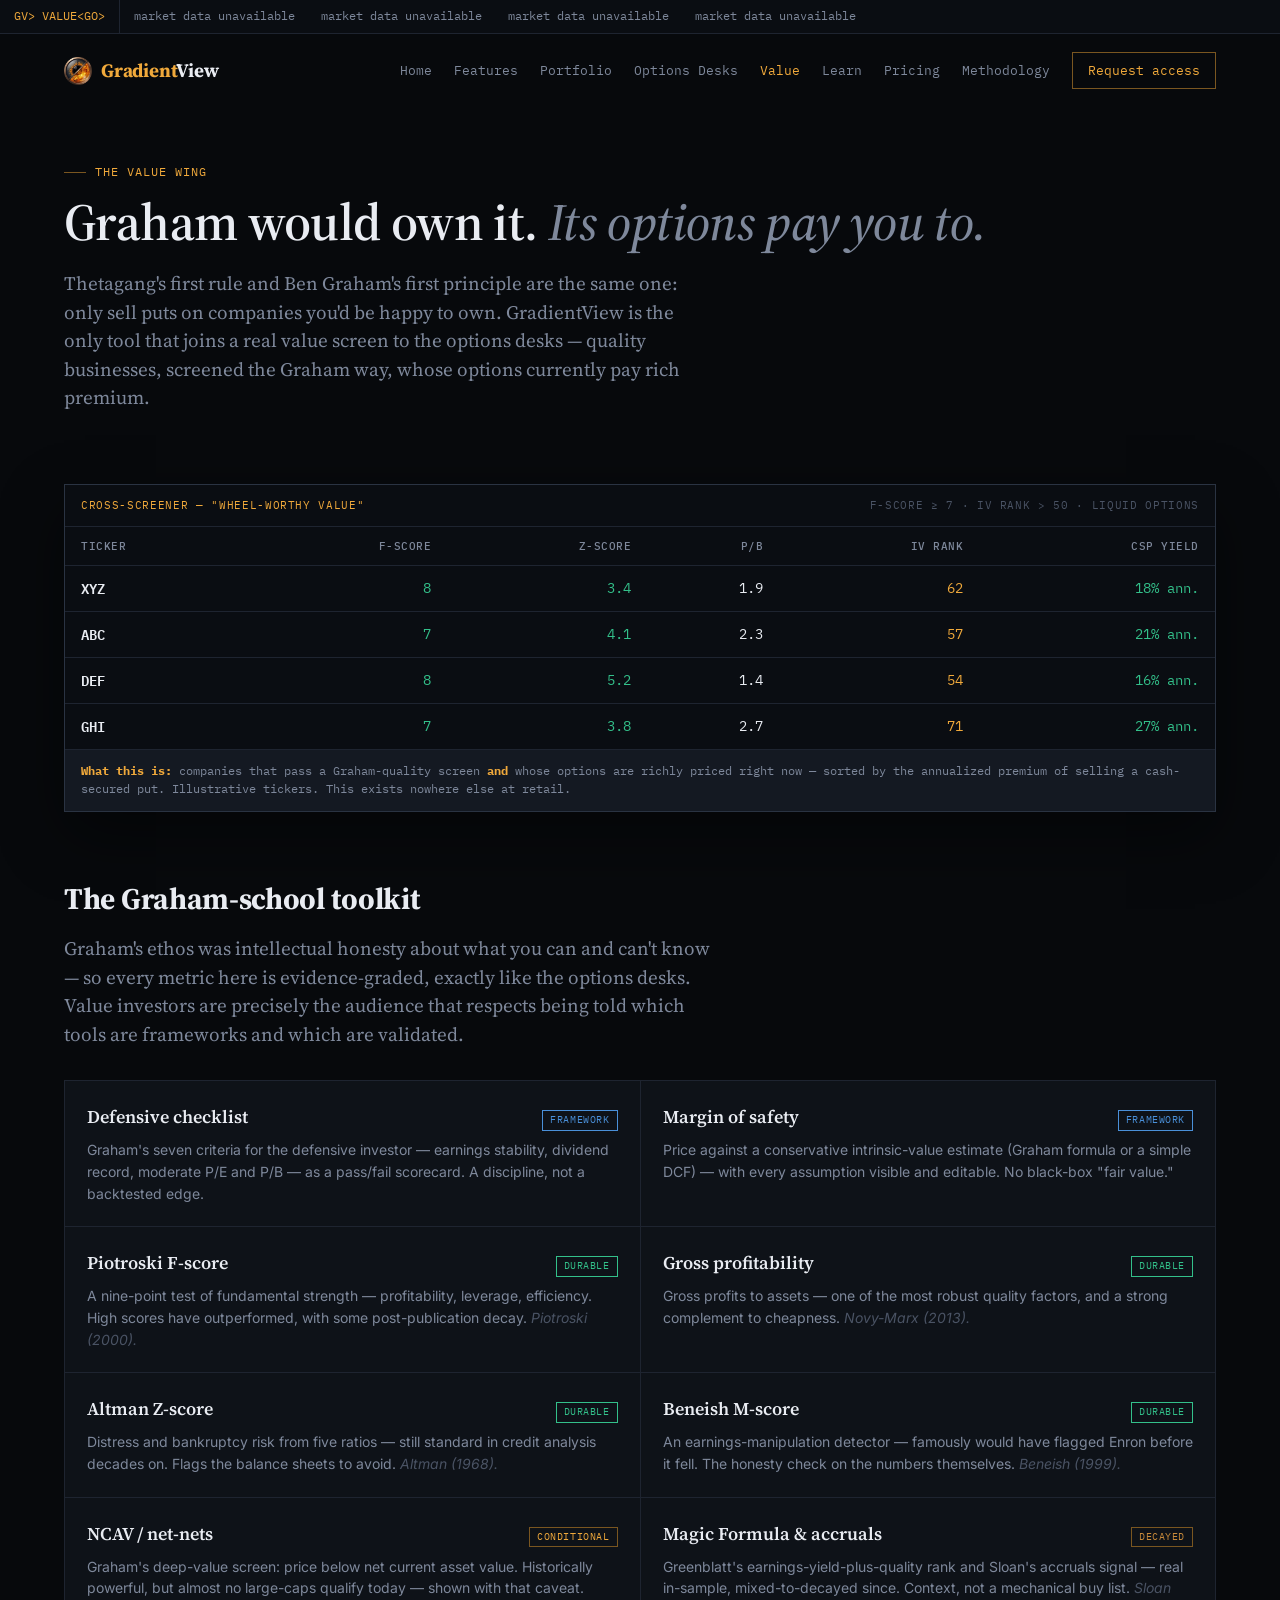
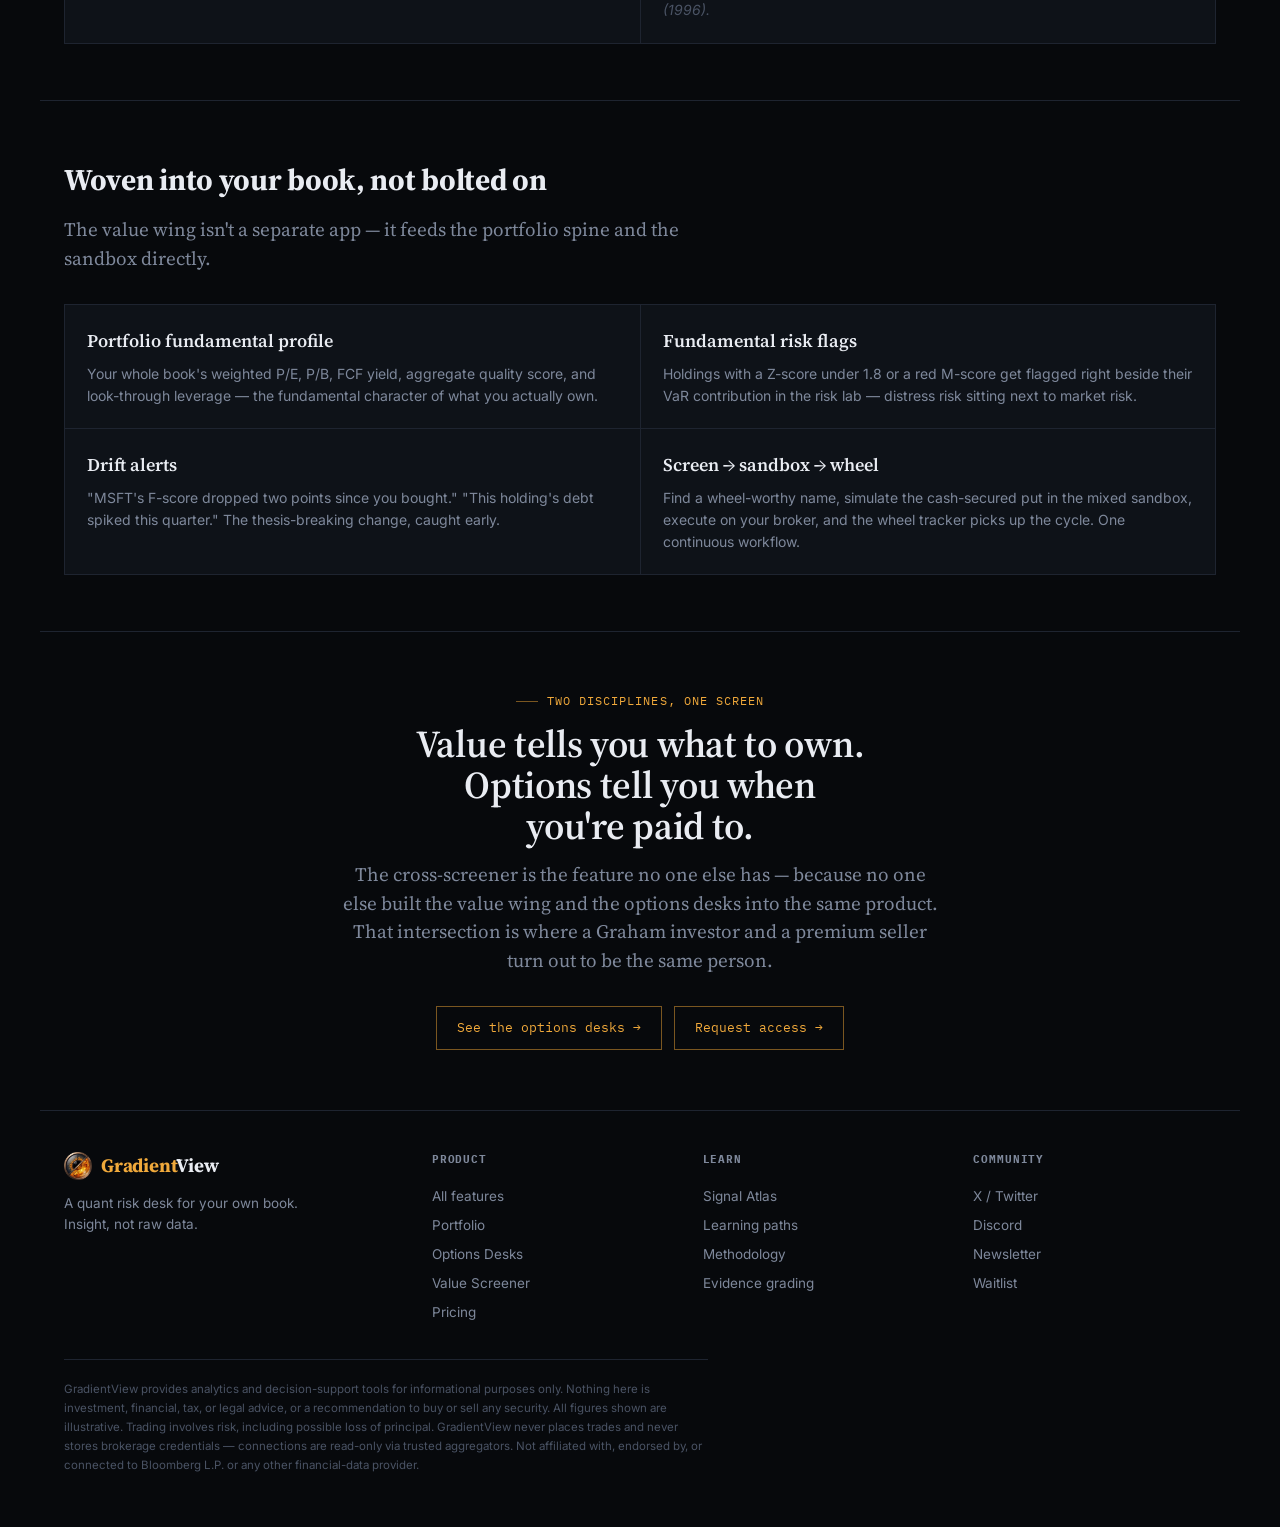
<file: value.html>
<!DOCTYPE html>
<html lang="en">
<head>
<meta charset="UTF-8">
<meta name="viewport" content="width=device-width, initial-scale=1.0">
<title>Value — GradientView</title>
<meta name="description" content="The Graham-school toolkit — margin of safety, Piotroski F-score, distress and manipulation detectors — joined to the options desks. Find quality companies whose options pay you to own them.">
<link rel="icon" type="image/png" href="gv-logo-eye.png">
<link rel="apple-touch-icon" href="gv-logo-eye.png">
<meta property="og:type" content="website">
<meta property="og:url" content="https://gradientview.com/value.html">
<meta property="og:title" content="Value — GradientView">
<meta property="og:description" content="The Graham-school toolkit — margin of safety, Piotroski F-score, distress and manipulation detectors — joined to the options desks. Find quality companies whose options pay you to own them.">
<meta property="og:image" content="https://gradientview.com/social-card.jpg">
<meta property="og:image:width" content="1200">
<meta property="og:image:height" content="654">
<meta name="twitter:card" content="summary_large_image">
<meta name="twitter:title" content="Value — GradientView">
<meta name="twitter:description" content="The Graham-school toolkit — margin of safety, Piotroski F-score, distress and manipulation detectors — joined to the options desks. Find quality companies whose options pay you to own them.">
<meta name="twitter:image" content="https://gradientview.com/social-card.jpg">
<link rel="stylesheet" href="theme.css">
<style>
  .page-hero{max-width:var(--maxw);margin:0 auto;padding:56px 24px 40px}
  .page-hero .lead{max-width:64ch}

  /* cross-screener hero panel */
  .xhero{max-width:var(--maxw);margin:0 auto 8px;padding:0 24px}
  .xpanel{background:var(--panel-3);border:1px solid var(--line-2);box-shadow:0 24px 60px rgba(0,0,0,.45)}
  [data-theme="light"] .xpanel{box-shadow:0 18px 44px rgba(20,20,20,.10)}
  .xh{font-family:var(--mono);font-size:11px;letter-spacing:.06em;text-transform:uppercase;color:var(--amber);padding:12px 16px;border-bottom:1px solid var(--line);display:flex;justify-content:space-between}
  .xh .src{color:var(--dim)}
  .xtable{width:100%;border-collapse:collapse;font-family:var(--mono)}
  .xtable th{font-size:10.5px;letter-spacing:.05em;text-transform:uppercase;color:var(--muted);text-align:right;padding:11px 16px;border-bottom:1px solid var(--line);font-weight:500}
  .xtable th:first-child{text-align:left}
  .xtable td{font-size:13.5px;padding:12px 16px;border-bottom:1px solid var(--line);text-align:right;font-variant-numeric:tabular-nums}
  .xtable td:first-child{text-align:left;font-weight:600;color:var(--text)}
  .xtable tr:last-child td{border-bottom:none}
  .xtable .pass{color:var(--up)} .xtable .warn{color:var(--amber)}
  .xnote{padding:12px 16px;font-family:var(--mono);font-size:12px;color:var(--muted);border-top:1px solid var(--line);background:var(--panel-2)}
  .xnote b{color:var(--amber)}

  /* metric blocks */
  .vsec{max-width:var(--maxw);margin:0 auto;padding:56px 24px}
  .vsec+.vsec{border-top:1px solid var(--line)}
  .vsec h2{font-family:var(--serif);font-weight:700;font-size:30px;letter-spacing:-.01em;margin-bottom:12px}
  .vsec .lead{max-width:66ch}
  .vgrid{display:grid;grid-template-columns:repeat(2,1fr);gap:1px;background:var(--line);border:1px solid var(--line);margin-top:8px}
  .vcell{background:var(--panel);padding:22px 22px}
  .vcell .vtop{display:flex;justify-content:space-between;align-items:baseline;gap:12px;margin-bottom:8px}
  .vcell h3{font-family:var(--serif);font-weight:600;font-size:18px}
  .vcell p{font-size:14px;color:var(--muted);line-height:1.55}
  .vcell p .cite{color:var(--dim);font-style:italic}

  .v-cta{max-width:var(--maxw);margin:0 auto;padding:60px 24px;text-align:center;border-top:1px solid var(--line)}

  @media(max-width:820px){.vgrid{grid-template-columns:1fr}
    .xtable .hide-sm{display:none}}
</style>
</head>
<body data-theme="dark">
<script>try{var _t=localStorage.getItem('gv-theme');if(_t){document.body.setAttribute('data-theme',_t);window.__gvTheme=_t;}}catch(e){}</script>

<header class="page-hero">
  <div class="eyebrow">The value wing</div>
  <h1 class="h1">Graham would own it. <span class="fade">Its options pay you to.</span></h1>
  <p class="lead">Thetagang's first rule and Ben Graham's first principle are the same one: only sell puts on companies you'd be happy to own. GradientView is the only tool that joins a real value screen to the options desks — quality businesses, screened the Graham way, whose options currently pay rich premium.</p>
</header>

<!-- CROSS-SCREENER HERO -->
<section class="xhero">
  <div class="xpanel">
    <div class="xh"><span>Cross-screener — "wheel-worthy value"</span><span class="src">F-score ≥ 7 · IV rank &gt; 50 · liquid options</span></div>
    <table class="xtable">
      <thead>
        <tr><th>Ticker</th><th>F-score</th><th>Z-score</th><th class="hide-sm">P/B</th><th>IV rank</th><th>CSP yield</th></tr>
      </thead>
      <tbody>
        <tr><td>XYZ</td><td class="pass">8</td><td class="pass">3.4</td><td class="hide-sm">1.9</td><td class="warn">62</td><td class="up">18% ann.</td></tr>
        <tr><td>ABC</td><td class="pass">7</td><td class="pass">4.1</td><td class="hide-sm">2.3</td><td class="warn">57</td><td class="up">21% ann.</td></tr>
        <tr><td>DEF</td><td class="pass">8</td><td class="pass">5.2</td><td class="hide-sm">1.4</td><td class="warn">54</td><td class="up">16% ann.</td></tr>
        <tr><td>GHI</td><td class="pass">7</td><td class="pass">3.8</td><td class="hide-sm">2.7</td><td class="warn">71</td><td class="up">27% ann.</td></tr>
      </tbody>
    </table>
    <div class="xnote"><b>What this is:</b> companies that pass a Graham-quality screen <b>and</b> whose options are richly priced right now — sorted by the annualized premium of selling a cash-secured put. Illustrative tickers. This exists nowhere else at retail.</div>
  </div>
</section>

<!-- VALUE METRICS -->
<section class="vsec">
  <h2>The Graham-school toolkit</h2>
  <p class="lead">Graham's ethos was intellectual honesty about what you can and can't know — so every metric here is evidence-graded, exactly like the options desks. Value investors are precisely the audience that respects being told which tools are frameworks and which are validated.</p>
  <div class="vgrid">
    <div class="vcell"><div class="vtop"><h3>Defensive checklist</h3><span class="badge framework">Framework</span></div><p>Graham's seven criteria for the defensive investor — earnings stability, dividend record, moderate P/E and P/B — as a pass/fail scorecard. A discipline, not a backtested edge.</p></div>
    <div class="vcell"><div class="vtop"><h3>Margin of safety</h3><span class="badge framework">Framework</span></div><p>Price against a conservative intrinsic-value estimate (Graham formula or a simple DCF) — with every assumption visible and editable. No black-box "fair value."</p></div>
    <div class="vcell"><div class="vtop"><h3>Piotroski F-score</h3><span class="badge durable">Durable</span></div><p>A nine-point test of fundamental strength — profitability, leverage, efficiency. High scores have outperformed, with some post-publication decay. <span class="cite">Piotroski (2000).</span></p></div>
    <div class="vcell"><div class="vtop"><h3>Gross profitability</h3><span class="badge durable">Durable</span></div><p>Gross profits to assets — one of the most robust quality factors, and a strong complement to cheapness. <span class="cite">Novy-Marx (2013).</span></p></div>
    <div class="vcell"><div class="vtop"><h3>Altman Z-score</h3><span class="badge durable">Durable</span></div><p>Distress and bankruptcy risk from five ratios — still standard in credit analysis decades on. Flags the balance sheets to avoid. <span class="cite">Altman (1968).</span></p></div>
    <div class="vcell"><div class="vtop"><h3>Beneish M-score</h3><span class="badge durable">Durable</span></div><p>An earnings-manipulation detector — famously would have flagged Enron before it fell. The honesty check on the numbers themselves. <span class="cite">Beneish (1999).</span></p></div>
    <div class="vcell"><div class="vtop"><h3>NCAV / net-nets</h3><span class="badge conditional">Conditional</span></div><p>Graham's deep-value screen: price below net current asset value. Historically powerful, but almost no large-caps qualify today — shown with that caveat.</p></div>
    <div class="vcell"><div class="vtop"><h3>Magic Formula &amp; accruals</h3><span class="badge decayed">Decayed</span></div><p>Greenblatt's earnings-yield-plus-quality rank and Sloan's accruals signal — real in-sample, mixed-to-decayed since. Context, not a mechanical buy list. <span class="cite">Sloan (1996).</span></p></div>
  </div>
</section>

<!-- INTEGRATION -->
<section class="vsec">
  <h2>Woven into your book, not bolted on</h2>
  <p class="lead">The value wing isn't a separate app — it feeds the portfolio spine and the sandbox directly.</p>
  <div class="vgrid">
    <div class="vcell"><div class="vtop"><h3>Portfolio fundamental profile</h3></div><p>Your whole book's weighted P/E, P/B, FCF yield, aggregate quality score, and look-through leverage — the fundamental character of what you actually own.</p></div>
    <div class="vcell"><div class="vtop"><h3>Fundamental risk flags</h3></div><p>Holdings with a Z-score under 1.8 or a red M-score get flagged right beside their VaR contribution in the risk lab — distress risk sitting next to market risk.</p></div>
    <div class="vcell"><div class="vtop"><h3>Drift alerts</h3></div><p>"MSFT's F-score dropped two points since you bought." "This holding's debt spiked this quarter." The thesis-breaking change, caught early.</p></div>
    <div class="vcell"><div class="vtop"><h3>Screen → sandbox → wheel</h3></div><p>Find a wheel-worthy name, simulate the cash-secured put in the mixed sandbox, execute on your broker, and the wheel tracker picks up the cycle. One continuous workflow.</p></div>
  </div>
</section>

<section class="v-cta">
  <div class="eyebrow center">Two disciplines, one screen</div>
  <h2 class="h2 center">Value tells you what to own. Options tell you when you're paid to.</h2>
  <p class="lead center">The cross-screener is the feature no one else has — because no one else built the value wing and the options desks into the same product. That intersection is where a Graham investor and a premium seller turn out to be the same person.</p>
  <p><a class="btn-ghost" href="desks.html">See the options desks →</a> &nbsp; <a class="btn-ghost" href="index.html#join">Request access →</a></p>
</section>

<script src="shared.js"></script>
</body>
</html>
</file>
<file: theme.css>
/* ============================================================
   GradientView — shared design system
   Editorial serif voice + terminal data · dark/light themes
   ============================================================ */
@import url('https://fonts.googleapis.com/css2?family=Source+Serif+4:ital,opsz,wght@0,8..60,400;0,8..60,500;0,8..60,600;0,8..60,700;1,8..60,400;1,8..60,500&family=Inter:wght@400;500;600&family=IBM+Plex+Mono:wght@400;500;600;700&display=swap');

:root{
  --mono:'IBM Plex Mono',monospace;
  --sans:'Inter',sans-serif;
  --serif:'Source Serif 4',Georgia,serif;
  --disp:var(--serif);
  --maxw:1200px;
}
/* ---- dark (default, terminal-native) ---- */
[data-theme="dark"]{
  --bg:#07090C; --panel:#0E1218; --panel-2:#141922; --panel-3:#0A0D12;
  --line:#1E2430; --line-2:#2A3342;
  --text:#E9ECF2; --muted:#7E889B; --dim:#4A5364;
  --amber:#F0A93B; --amber-dim:#7a5620; --amber-text:#F0A93B; --up:#33C08A; --down:#F0524A; --blue:#4A90D9;
  --hero-grad:radial-gradient(600px 400px at 18% 30%,rgba(240,169,59,.10),transparent 60%),radial-gradient(560px 380px at 80% 22%,rgba(74,144,217,.09),transparent 60%),radial-gradient(620px 420px at 60% 75%,rgba(51,192,138,.07),transparent 60%);
}
/* ---- light (editorial, bloomberg.com media vibe) ---- */
[data-theme="light"]{
  --bg:#FBFBF9; --panel:#FFFFFF; --panel-2:#F3F2EE; --panel-3:#F7F6F2;
  --line:#E2E0D8; --line-2:#D6D3C8;
  --text:#141414; --muted:#5C5A52; --dim:#8A887E;
  --amber:#8A5410; --amber-dim:#b89a68; --amber-text:#7A4A0C;
  --up:#1C7C54; --down:#C0392B; --blue:#2E6DA4;
  --hero-grad:radial-gradient(600px 400px at 18% 30%,rgba(180,118,26,.07),transparent 60%),radial-gradient(560px 380px at 80% 22%,rgba(46,109,164,.06),transparent 60%),radial-gradient(620px 420px at 60% 75%,rgba(28,124,84,.05),transparent 60%);
}
*{margin:0;padding:0;box-sizing:border-box}
html{scroll-behavior:smooth}
body{background:var(--bg);color:var(--text);font-family:var(--sans);font-size:16px;line-height:1.55;-webkit-font-smoothing:antialiased;transition:background .3s,color .3s}
::selection{background:var(--amber);color:#07090C}
a{color:inherit;text-decoration:none}
.mono{font-family:var(--mono)}
.up{color:var(--up)} .down{color:var(--down)} .amber{color:var(--amber-text)} .blue{color:var(--blue)} .muted{color:var(--muted)}

/* ---------- command bar / ticker ---------- */
.cmdbar{background:var(--panel-3);border-bottom:1px solid var(--line);font-family:var(--mono);font-size:12px;color:var(--muted);display:flex;align-items:center;height:34px;overflow:hidden}
.cmdbar .prompt{color:var(--amber);padding:0 14px;border-right:1px solid var(--line);height:100%;display:flex;align-items:center;white-space:nowrap;flex-shrink:0}
.cmdbar .tape{flex:1;overflow:hidden;white-space:nowrap}
.cmdbar .tape-inner{display:inline-block;animation:tape 60s linear infinite;padding-left:14px}
@keyframes tape{from{transform:translateX(0)}to{transform:translateX(-50%)}}
.cmdbar .tape span{margin-right:26px}
@media (prefers-reduced-motion: reduce){.tape-inner{animation:none}}

/* ---------- nav ---------- */
.nav{max-width:var(--maxw);margin:0 auto;display:flex;justify-content:space-between;align-items:center;padding:18px 24px;position:relative}
.logo{font-family:var(--serif);font-weight:700;font-size:19px;letter-spacing:-.01em;display:flex;align-items:center;gap:9px}
.logo .mark{width:28px;height:28px;display:inline-flex;align-items:center;justify-content:center;flex-shrink:0}
.logo .mark img{width:100%;height:100%;object-fit:contain;display:block}
.logo .q{color:var(--amber)}
.nav-links{display:flex;align-items:center;gap:22px}
.nav-link{font-family:var(--mono);font-size:12.5px;color:var(--muted);transition:color .15s}
.nav-link:hover,.nav-link.active{color:var(--text)}
.nav-link.active{color:var(--amber-text)}
.nav-cta{font-family:var(--mono);font-size:12.5px;color:var(--amber-text);border:1px solid var(--amber-dim);padding:8px 15px;transition:background .15s,color .15s}
.nav-cta:hover{background:var(--amber);color:#07090C}
.theme-toggle{background:none;border:1px solid var(--line-2);color:var(--text);font-family:var(--mono);font-size:13px;width:34px;height:34px;cursor:pointer;transition:border-color .15s;line-height:1}
.theme-toggle:hover{border-color:var(--amber)}
.nav-toggle{display:none;background:none;border:1px solid var(--line-2);color:var(--text);font-family:var(--mono);font-size:12px;padding:7px 11px;cursor:pointer}

/* ---------- generic layout ---------- */
.wrap{max-width:var(--maxw);margin:0 auto;padding:0 24px}
.section{max-width:var(--maxw);margin:0 auto;padding:72px 24px}
.eyebrow{font-family:var(--mono);font-size:11.5px;letter-spacing:.09em;text-transform:uppercase;color:var(--amber-text);margin-bottom:14px;display:flex;align-items:center;gap:9px}
.eyebrow::before{content:"";width:22px;height:1px;background:var(--amber-dim)}
.eyebrow.center{justify-content:center}
h1,h2,h3{font-family:var(--serif)}
.h1{font-family:var(--serif);font-weight:600;font-size:clamp(33px,4.4vw,52px);line-height:1.04;letter-spacing:-.012em;margin-bottom:20px}
.h1 .fade{color:var(--muted);font-style:italic;font-weight:500}
.h2{font-family:var(--serif);font-weight:600;font-size:clamp(26px,3.4vw,38px);letter-spacing:-.008em;line-height:1.08;margin-bottom:13px;max-width:24ch}
.h2 em{font-style:italic;font-weight:500;color:var(--muted)}
.h2.center{margin-left:auto;margin-right:auto;text-align:center}
.lead{color:var(--muted);font-family:var(--serif);font-size:19px;line-height:1.5;max-width:60ch;margin-bottom:32px}
.lead.center{margin-left:auto;margin-right:auto;text-align:center}

/* ---------- buttons / forms ---------- */
.waitlist{display:flex;gap:8px;max-width:440px}
.waitlist.center{margin:0 auto}
.waitlist input{flex:1;background:var(--panel);border:1px solid var(--line-2);color:var(--text);font-family:var(--mono);font-size:13.5px;padding:13px 14px;outline:none;transition:border-color .15s}
.waitlist input:focus{border-color:var(--amber)}
.waitlist input::placeholder{color:var(--dim)}
.waitlist button{background:var(--amber);color:#07090C;border:none;font-family:var(--sans);font-weight:600;font-size:14px;padding:13px 20px;cursor:pointer;white-space:nowrap;transition:filter .15s}
.waitlist button:hover{filter:brightness(1.1)}
.btn-ghost{display:inline-block;font-family:var(--mono);font-size:13px;color:var(--amber-text);border:1px solid var(--amber-dim);padding:11px 20px;transition:background .15s,color .15s}
.btn-ghost:hover{background:var(--amber);color:#07090C}
button:focus-visible,input:focus-visible,a:focus-visible{outline:2px solid var(--amber);outline-offset:2px}
.form-note{font-family:var(--mono);font-size:11.5px;color:var(--muted);margin-top:12px}
.form-success{display:none;font-family:var(--mono);font-size:13.5px;color:var(--up);border:1px solid var(--up);padding:13px 15px;max-width:440px;margin-top:4px}

/* ---------- panel / card primitives ---------- */
.panel{background:var(--panel);border:1px solid var(--line-2)}
.grid-lines{display:grid;gap:1px;background:var(--line);border:1px solid var(--line)}
.cell{background:var(--panel);padding:24px 22px}
.cellh{font-family:var(--mono);font-size:10.5px;letter-spacing:.07em;text-transform:uppercase;color:var(--amber-text);border-bottom:1px solid var(--line);padding-bottom:7px;margin-bottom:9px;display:flex;justify-content:space-between}
.cellh .src{color:var(--dim)}

/* evidence badges */
.badge{font-family:var(--mono);font-size:9.5px;letter-spacing:.06em;text-transform:uppercase;padding:2px 7px;border:1px solid;display:inline-block;white-space:nowrap}
.badge.durable{color:var(--up);border-color:var(--up)}
.badge.conditional{color:var(--amber);border-color:var(--amber-dim)}
.badge.decayed{color:#C88A3A;border-color:#7a5620}
.badge.folklore{color:var(--down);border-color:var(--down)}
.badge.framework{color:var(--blue);border-color:var(--blue)}
.badge.free{color:var(--up);border-color:var(--up)}

/* ---------- footer ---------- */
.footer{border-top:1px solid var(--line);max-width:var(--maxw);margin:0 auto;padding:40px 24px 52px}
.footer-cols{display:grid;grid-template-columns:1.4fr 1fr 1fr 1fr;gap:28px;margin-bottom:32px}
.footer h4{font-family:var(--mono);font-size:11px;letter-spacing:.08em;text-transform:uppercase;color:var(--muted);margin-bottom:14px}
.footer a{display:block;font-size:13.5px;color:var(--muted);padding:4px 0;transition:color .15s}
.footer a:hover{color:var(--amber)}
.footer .tagline{color:var(--muted);font-size:13.5px;max-width:30ch;margin-top:12px}
.disclaimer{font-size:11.5px;color:var(--dim);max-width:92ch;line-height:1.65;border-top:1px solid var(--line);padding-top:20px}

/* ---------- utilities ---------- */
.center{text-align:center}
.stack-sm{display:flex;flex-direction:column;gap:6px}

@media(max-width:860px){
  .nav-links{position:absolute;top:100%;right:24px;left:24px;flex-direction:column;align-items:flex-start;gap:0;background:var(--panel);border:1px solid var(--line-2);padding:8px 0;display:none;z-index:40}
  .nav-links.open{display:flex}
  .nav-links .nav-link,.nav-links .nav-cta{width:100%;padding:12px 18px;border:none}
  .nav-toggle{display:block}
  .footer-cols{grid-template-columns:1fr 1fr}
  .waitlist{flex-direction:column}
}
@media(max-width:520px){
  .footer-cols{grid-template-columns:1fr}
}
</file>
